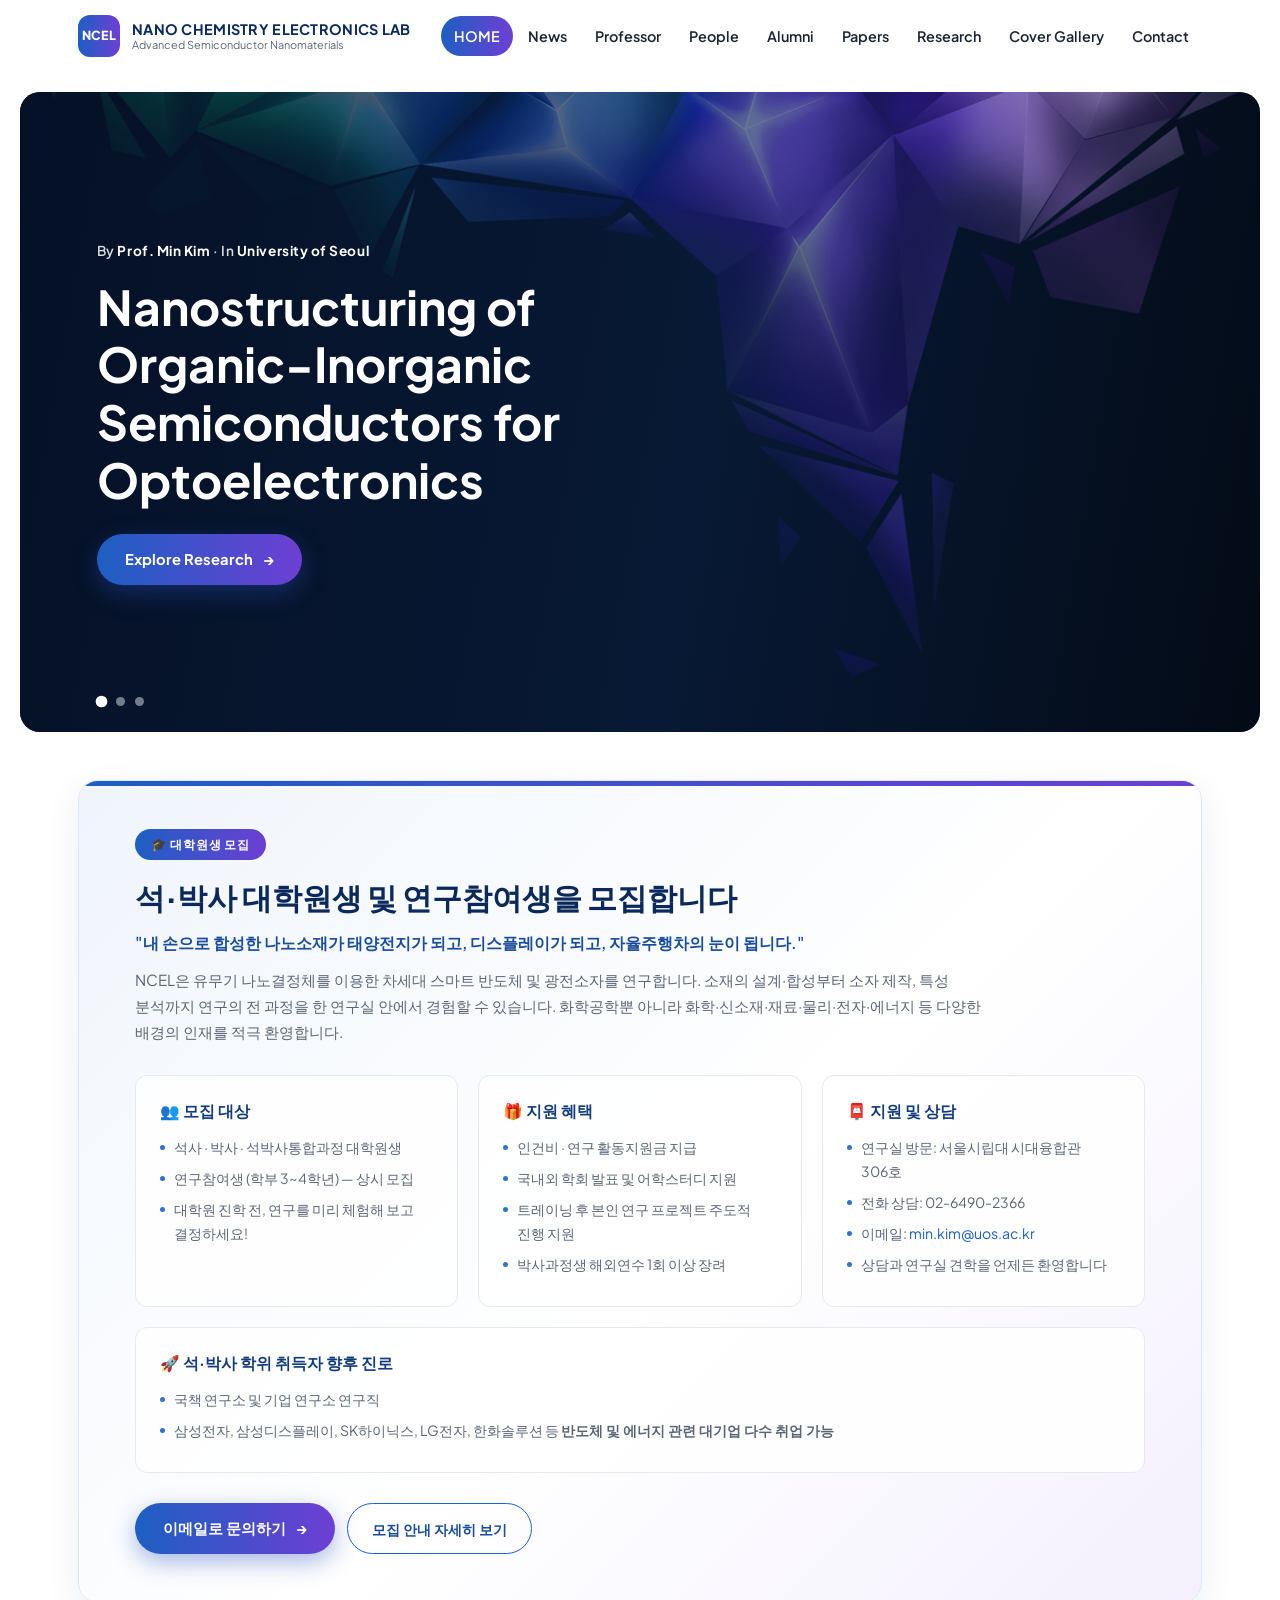
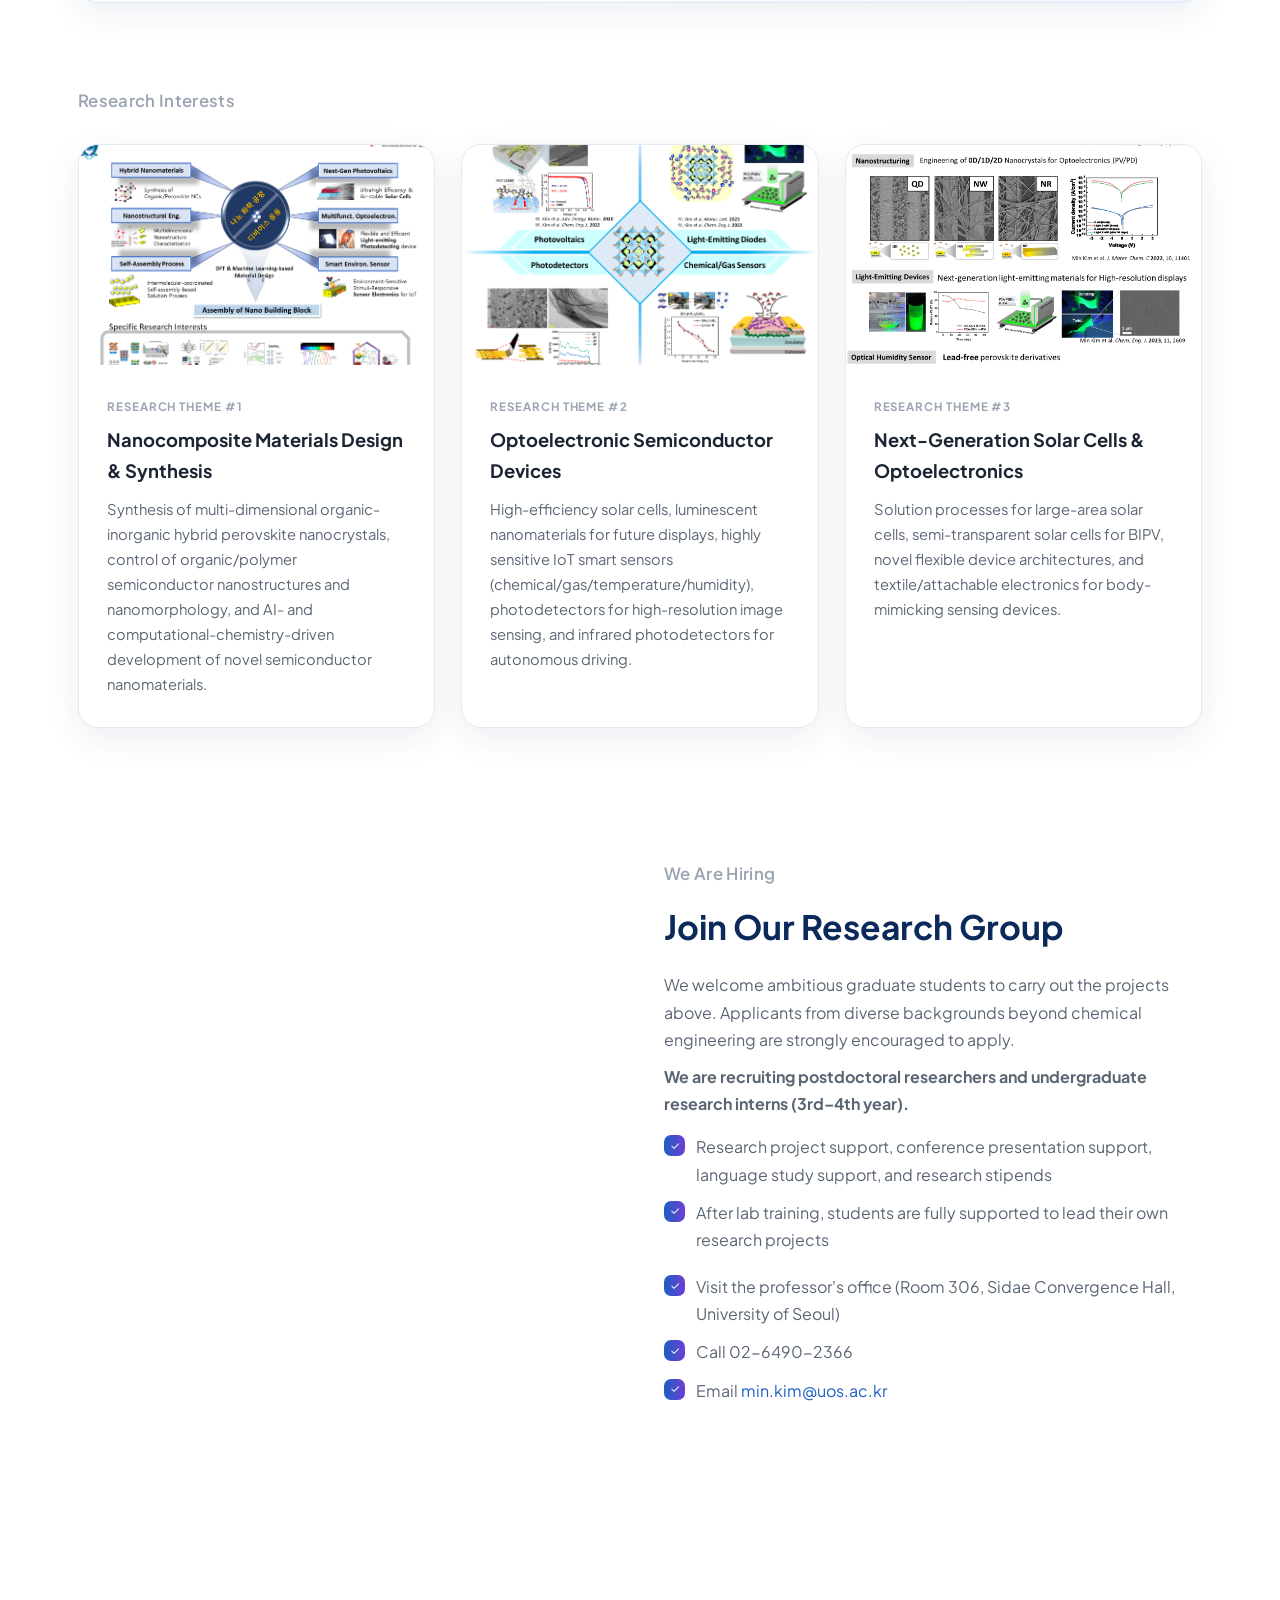
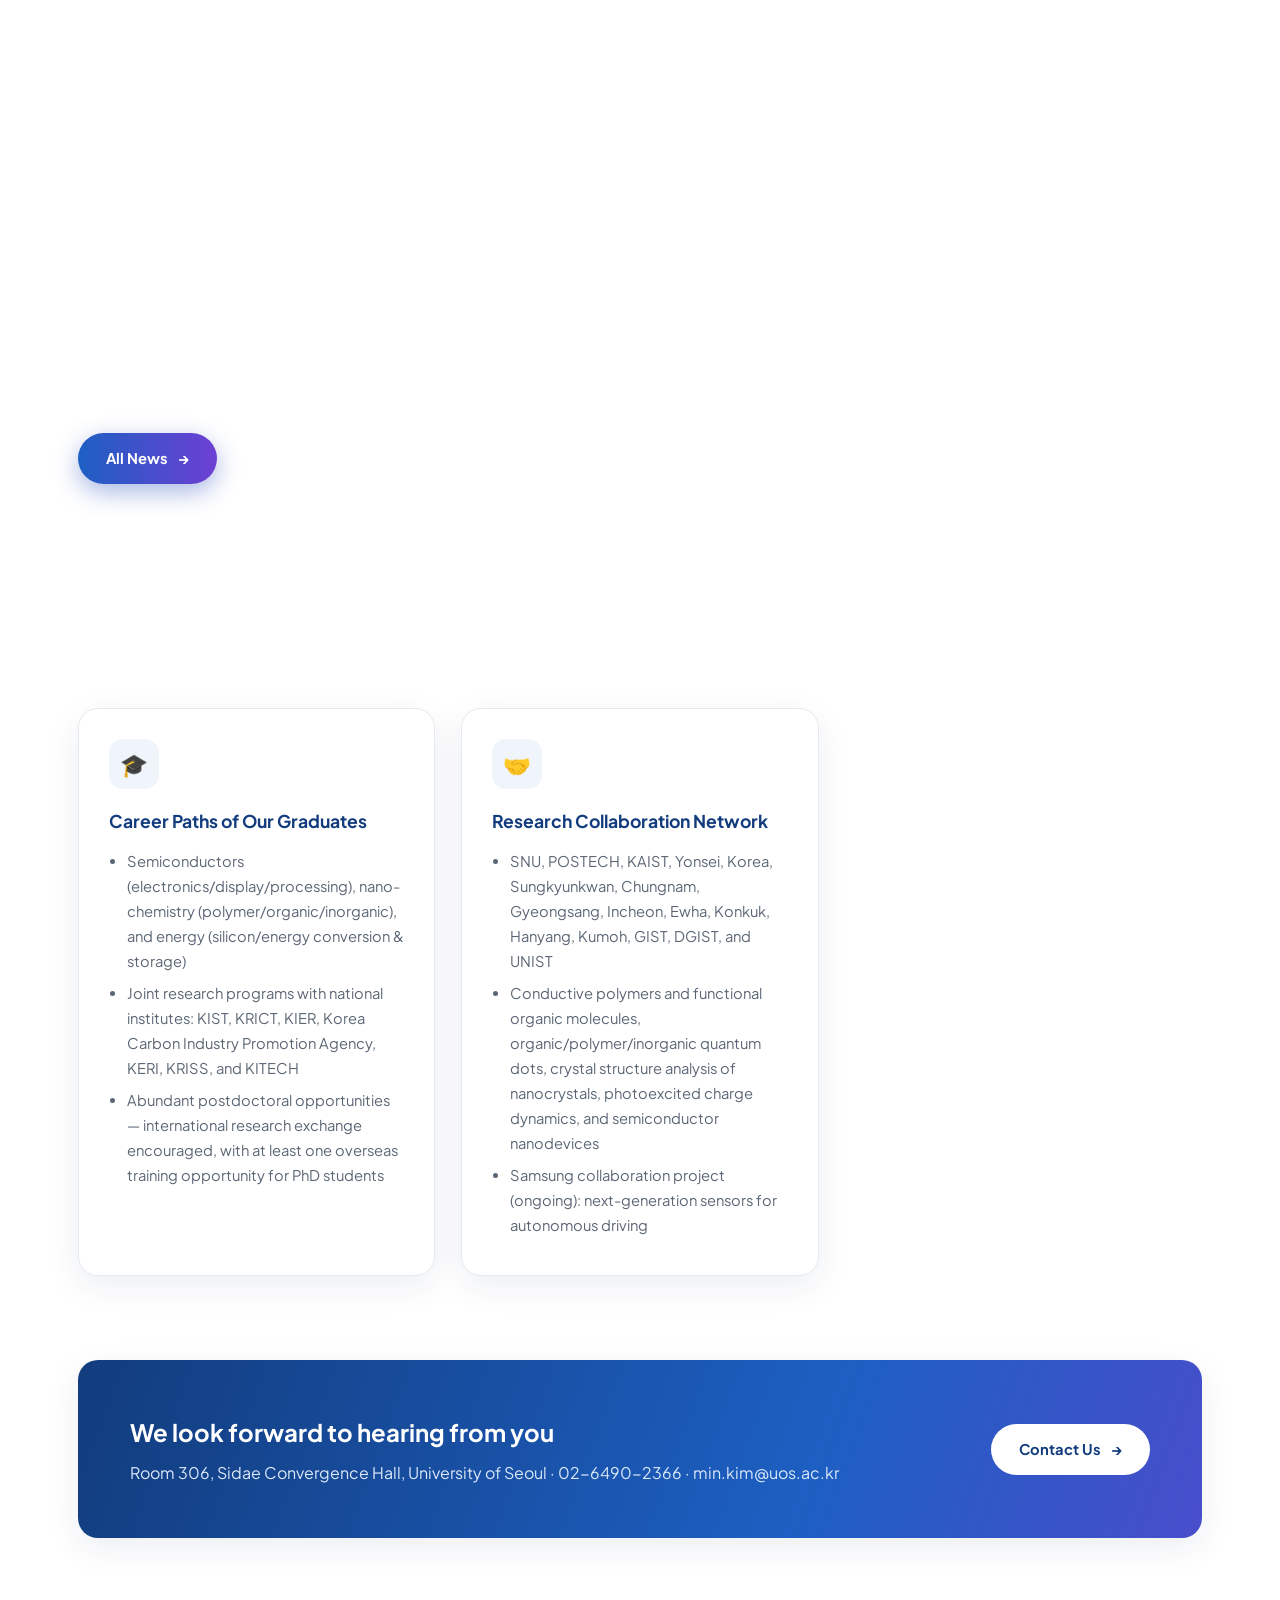
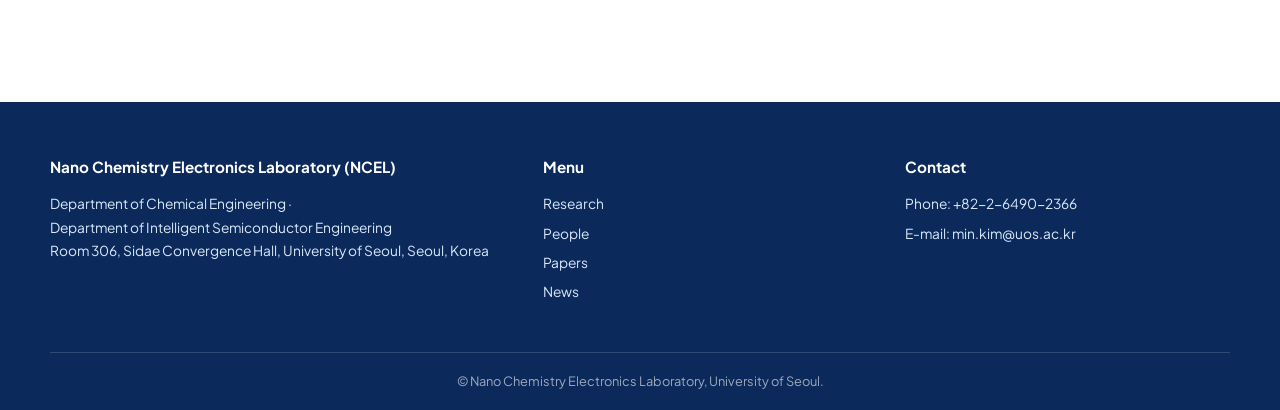
<file: index.html>
<!DOCTYPE html>
<html lang="en">
<head>
<meta charset="UTF-8">
<meta name="viewport" content="width=device-width, initial-scale=1.0">
<title>HOME | Nano Chemistry Electronics Laboratory (NCEL)</title>
<meta name="description" content="Nano Chemistry Electronics Laboratory — Nanostructuring of organic-inorganic semiconductors for next-generation smart semiconductors and optoelectronics, Department of Chemical Engineering, University of Seoul">
<link rel="stylesheet" href="css/style.css">
</head>
<body>

<header class="site-header">
  <div class="container header-inner">
    <a class="brand" href="index.html">
      <span class="brand-mark">NCEL</span>
      <span class="brand-text">
        <strong>NANO CHEMISTRY ELECTRONICS LAB</strong>
        <span>Advanced Semiconductor Nanomaterials</span>
      </span>
    </a>
    <button class="nav-toggle" aria-label="Open menu"><span></span><span></span><span></span></button>
    <nav class="main-nav">
      <ul>
        <li><a href="index.html" class="active">HOME</a></li>
        <li><a href="news.html">News</a></li>
        <li><a href="professor.html">Professor</a></li>
        <li><a href="people.html">People</a></li>
        <li><a href="alumni.html">Alumni</a></li>
        <li><a href="papers.html">Papers</a></li>
        <li><a href="research.html">Research</a></li>
        <li><a href="gallery.html">Cover Gallery</a></li>
        <li><a href="contact.html">Contact</a></li>
      </ul>
    </nav>
  </div>
</header>

<section class="hero-slider">
  <div class="slide" style="background-image:url('images/hero.jpg');">
    <div class="slide-content">
      <p class="slide-meta">By <strong>Prof. Min Kim</strong> · In <strong>University of Seoul</strong></p>
      <h1>Nanostructuring of Organic-Inorganic Semiconductors for Optoelectronics</h1>
      <a class="btn btn-grad" href="research.html">Explore Research <span class="arrow">&rarr;</span></a>
    </div>
  </div>
  <div class="slide" style="background-image:url('images/highlight.jpg');">
    <div class="slide-content">
      <p class="slide-meta">In <strong>Journal Covers</strong></p>
      <h2>Our Work Featured on Covers of Leading Journals — Small, ACS Energy Letters, Advanced Materials &amp; More</h2>
      <a class="btn btn-grad" href="gallery.html">View Cover Gallery <span class="arrow">&rarr;</span></a>
    </div>
  </div>
  <div class="slide" style="background-image:url('images/research/nanowire-sem.jpg');">
    <div class="slide-content">
      <p class="slide-meta">In <strong>Open Positions</strong></p>
      <h2>Join NCEL! We Are Recruiting Graduate Students &amp; Postdoctoral Researchers</h2>
      <a class="btn btn-grad" href="contact.html">Read More <span class="arrow">&rarr;</span></a>
    </div>
  </div>
  <div class="slider-dots"></div>
</section>

<section class="section tight" style="padding-bottom:0;">
  <div class="container">
    <div class="recruit-panel">
      <span class="recruit-badge">🎓 대학원생 모집</span>
      <h2>석·박사 대학원생 및 연구참여생을 모집합니다</h2>
      <p class="quote">"내 손으로 합성한 나노소재가 태양전지가 되고, 디스플레이가 되고, 자율주행차의 눈이 됩니다."</p>
      <p class="lede">NCEL은 유무기 나노결정체를 이용한 차세대 스마트 반도체 및 광전소자를 연구합니다. 소재의 설계·합성부터 소자 제작, 특성 분석까지 연구의 전 과정을 한 연구실 안에서 경험할 수 있습니다. 화학공학뿐 아니라 화학·신소재·재료·물리·전자·에너지 등 다양한 배경의 인재를 적극 환영합니다.</p>
      <div class="recruit-cols">
        <div class="recruit-col">
          <h3>👥 모집 대상</h3>
          <ul>
            <li>석사 · 박사 · 석박사통합과정 대학원생</li>
            <li>연구참여생 (학부 3~4학년) — 상시 모집</li>
            <li>대학원 진학 전, 연구를 미리 체험해 보고 결정하세요!</li>
          </ul>
        </div>
        <div class="recruit-col">
          <h3>🎁 지원 혜택</h3>
          <ul>
            <li>인건비 · 연구 활동지원금 지급</li>
            <li>국내외 학회 발표 및 어학스터디 지원</li>
            <li>트레이닝 후 본인 연구 프로젝트 주도적 진행 지원</li>
            <li>박사과정생 해외연수 1회 이상 장려</li>
          </ul>
        </div>
        <div class="recruit-col">
          <h3>📮 지원 및 상담</h3>
          <ul>
            <li>연구실 방문: 서울시립대 시대융합관 306호</li>
            <li>전화 상담: 02-6490-2366</li>
            <li>이메일: <a href="mailto:min.kim@uos.ac.kr">min.kim@uos.ac.kr</a></li>
            <li>상담과 연구실 견학을 언제든 환영합니다</li>
          </ul>
        </div>
        <div class="recruit-col" style="grid-column: 1 / -1;">
          <h3>🚀 석·박사 학위 취득자 향후 진로</h3>
          <ul>
            <li>국책 연구소 및 기업 연구소 연구직</li>
            <li>삼성전자, 삼성디스플레이, SK하이닉스, LG전자, 한화솔루션 등 <strong>반도체 및 에너지 관련 대기업 다수 취업 가능</strong></li>
          </ul>
        </div>
      </div>
      <div class="recruit-actions">
        <a class="btn btn-grad" href="mailto:min.kim@uos.ac.kr">이메일로 문의하기 <span class="arrow">&rarr;</span></a>
        <a class="btn-outline" href="contact.html">모집 안내 자세히 보기</a>
      </div>
    </div>
  </div>
</section>

<section class="section">
  <div class="container">
    <p class="section-label">Research Interests</p>
    <div class="card-grid">
      <div class="img-card">
        <div class="thumb"><img src="images/research/research-1.png" alt="Nanocomposite materials design and synthesis"></div>
        <div class="body">
          <span class="tag">Research Theme #1</span>
          <h3>Nanocomposite Materials Design &amp; Synthesis</h3>
          <p>Synthesis of multi-dimensional organic-inorganic hybrid perovskite nanocrystals, control of organic/polymer semiconductor nanostructures and nanomorphology, and AI- and computational-chemistry-driven development of novel semiconductor nanomaterials.</p>
        </div>
      </div>
      <div class="img-card">
        <div class="thumb"><img src="images/research/research-2.png" alt="Optoelectronic semiconductor device characterization"></div>
        <div class="body">
          <span class="tag">Research Theme #2</span>
          <h3>Optoelectronic Semiconductor Devices</h3>
          <p>High-efficiency solar cells, luminescent nanomaterials for future displays, highly sensitive IoT smart sensors (chemical/gas/temperature/humidity), photodetectors for high-resolution image sensing, and infrared photodetectors for autonomous driving.</p>
        </div>
      </div>
      <div class="img-card">
        <div class="thumb"><img src="images/research/research-3.png" alt="Next-generation solar cells and optoelectronics"></div>
        <div class="body">
          <span class="tag">Research Theme #3</span>
          <h3>Next-Generation Solar Cells &amp; Optoelectronics</h3>
          <p>Solution processes for large-area solar cells, semi-transparent solar cells for BIPV, novel flexible device architectures, and textile/attachable electronics for body-mimicking sensing devices.</p>
        </div>
      </div>
    </div>
  </div>
</section>

<section class="section tight">
  <div class="container">
    <div class="highlight-band">
      <img src="images/highlight.jpg" alt="NCEL research highlights on journal covers">
      <div>
        <p class="section-label" style="margin-bottom:10px;">We Are Hiring</p>
        <div class="section-head" style="margin-bottom:16px;">
          <h2>Join Our Research Group</h2>
        </div>
        <p style="color:var(--ink-soft);">We welcome ambitious graduate students to carry out the projects above. Applicants from diverse backgrounds beyond chemical engineering are strongly encouraged to apply.</p>
        <p style="color:var(--ink-soft); margin-top:10px;"><strong>We are recruiting postdoctoral researchers and undergraduate research interns (3rd–4th year).</strong></p>
        <ul class="check-list">
          <li>Research project support, conference presentation support, language study support, and research stipends</li>
          <li>After lab training, students are fully supported to lead their own research projects</li>
        </ul>
        <ul class="check-list" style="margin-top:20px;">
          <li>Visit the professor's office (Room 306, Sidae Convergence Hall, University of Seoul)</li>
          <li>Call 02-6490-2366</li>
          <li>Email <a href="mailto:min.kim@uos.ac.kr">min.kim@uos.ac.kr</a></li>
        </ul>
      </div>
    </div>
  </div>
</section>

<section class="section">
  <div class="container">
    <p class="section-label">New In Our Group</p>
    <ul class="feed-list">
      <li class="feed-item">
        <span class="headline">Seongmin Yoon's team won the Encouragement Award at the KIChE Chem Frontier Competition, mentored by Doyun Kim</span>
        <span class="when">October 21, 2026</span>
      </li>
      <li class="feed-item">
        <span class="headline">Suyeong Jo and Yeongju Chun won the Best Poster Presentation Award at the 2026 Fall KIChE Meeting</span>
        <span class="when">October 21, 2026</span>
      </li>
      <li class="feed-item">
        <span class="headline">Dr. Jeongbeom Cha and Yejin Whang won the Best Poster Presentation Award at IPS-25</span>
        <span class="when">June 29, 2026</span>
      </li>
      <li class="feed-item">
        <span class="headline">Taegeon Lee won the Best Poster Award at the KIChE Materials Symposium and starts his PhD course this fall</span>
        <span class="when">June 29, 2026</span>
      </li>
      <li class="feed-item">
        <span class="headline">Haedam Jin and Jeongbeom Cha successfully passed their PhD defenses — congratulations, Doctors!</span>
        <span class="when">June 16, 2026</span>
      </li>
    </ul>
    <p style="margin-top:22px;"><a class="btn btn-grad" href="news.html">All News <span class="arrow">&rarr;</span></a></p>
  </div>
</section>

<section class="section">
  <div class="container">
    <p class="section-label">Career &amp; Network</p>
    <div class="card-grid">
      <div class="card">
        <div class="icon">🎓</div>
        <h3>Career Paths of Our Graduates</h3>
        <ul>
          <li>Semiconductors (electronics/display/processing), nano-chemistry (polymer/organic/inorganic), and energy (silicon/energy conversion &amp; storage)</li>
          <li>Joint research programs with national institutes: KIST, KRICT, KIER, Korea Carbon Industry Promotion Agency, KERI, KRISS, and KITECH</li>
          <li>Abundant postdoctoral opportunities — international research exchange encouraged, with at least one overseas training opportunity for PhD students</li>
        </ul>
      </div>
      <div class="card">
        <div class="icon">🤝</div>
        <h3>Research Collaboration Network</h3>
        <ul>
          <li>SNU, POSTECH, KAIST, Yonsei, Korea, Sungkyunkwan, Chungnam, Gyeongsang, Incheon, Ewha, Konkuk, Hanyang, Kumoh, GIST, DGIST, and UNIST</li>
          <li>Conductive polymers and functional organic molecules, organic/polymer/inorganic quantum dots, crystal structure analysis of nanocrystals, photoexcited charge dynamics, and semiconductor nanodevices</li>
          <li>Samsung collaboration project (ongoing): next-generation sensors for autonomous driving</li>
        </ul>
      </div>
    </div>
  </div>
</section>

<section class="section" style="padding-top:0;">
  <div class="container">
    <div class="cta-band">
      <div>
        <h2>We look forward to hearing from you</h2>
        <p>Room 306, Sidae Convergence Hall, University of Seoul · 02-6490-2366 · min.kim@uos.ac.kr</p>
      </div>
      <a class="btn" href="contact.html">Contact Us <span class="arrow">&rarr;</span></a>
    </div>
  </div>
</section>

<footer class="site-footer">
  <div class="container footer-inner">
    <div>
      <h4>Nano Chemistry Electronics Laboratory (NCEL)</h4>
      <p>Department of Chemical Engineering ·<br>Department of Intelligent Semiconductor Engineering<br>Room 306, Sidae Convergence Hall, University of Seoul, Seoul, Korea</p>
    </div>
    <div>
      <h4>Menu</h4>
      <ul>
        <li><a href="research.html">Research</a></li>
        <li><a href="people.html">People</a></li>
        <li><a href="papers.html">Papers</a></li>
        <li><a href="news.html">News</a></li>
      </ul>
    </div>
    <div>
      <h4>Contact</h4>
      <ul>
        <li>Phone: +82-2-6490-2366</li>
        <li>E-mail: <a href="mailto:min.kim@uos.ac.kr">min.kim@uos.ac.kr</a></li>
      </ul>
    </div>
  </div>
  <div class="footer-bottom container">© Nano Chemistry Electronics Laboratory, University of Seoul.</div>
</footer>

<script src="js/main.js"></script>
</body>
</html>
</file>
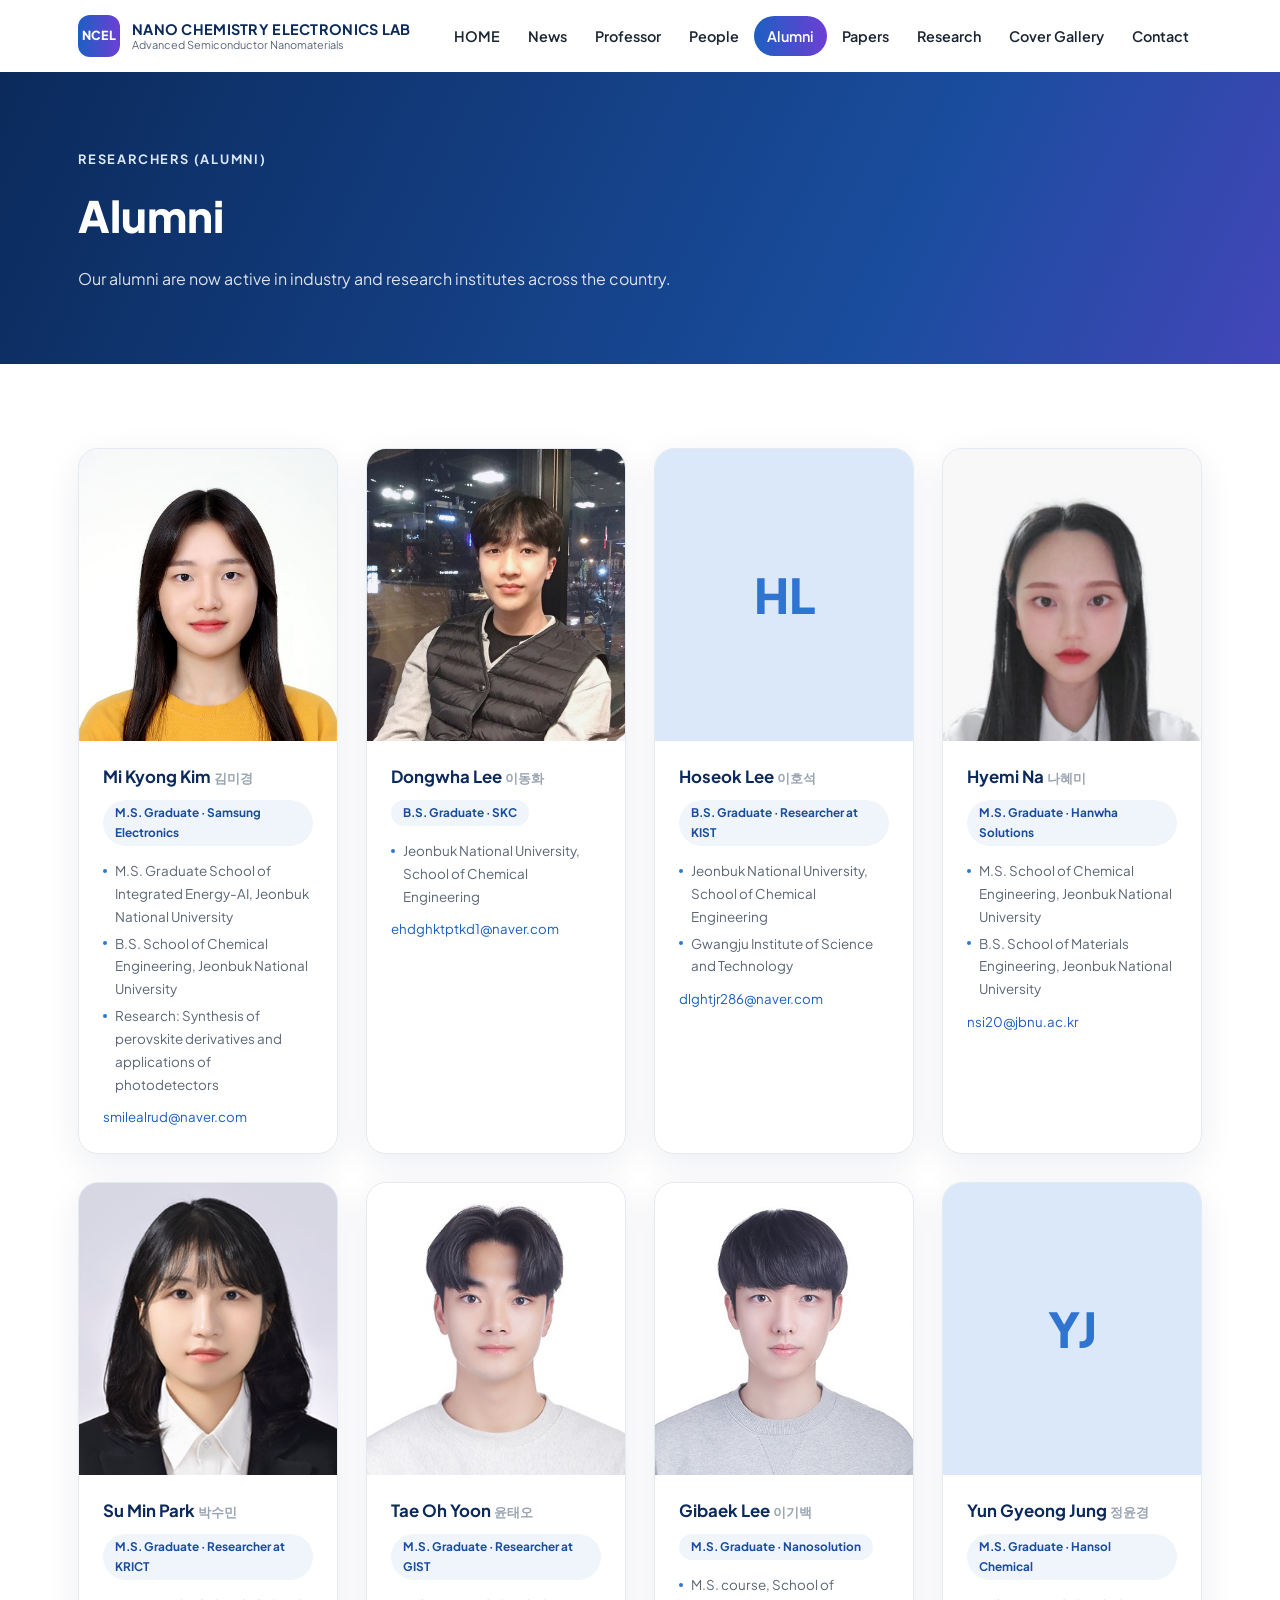
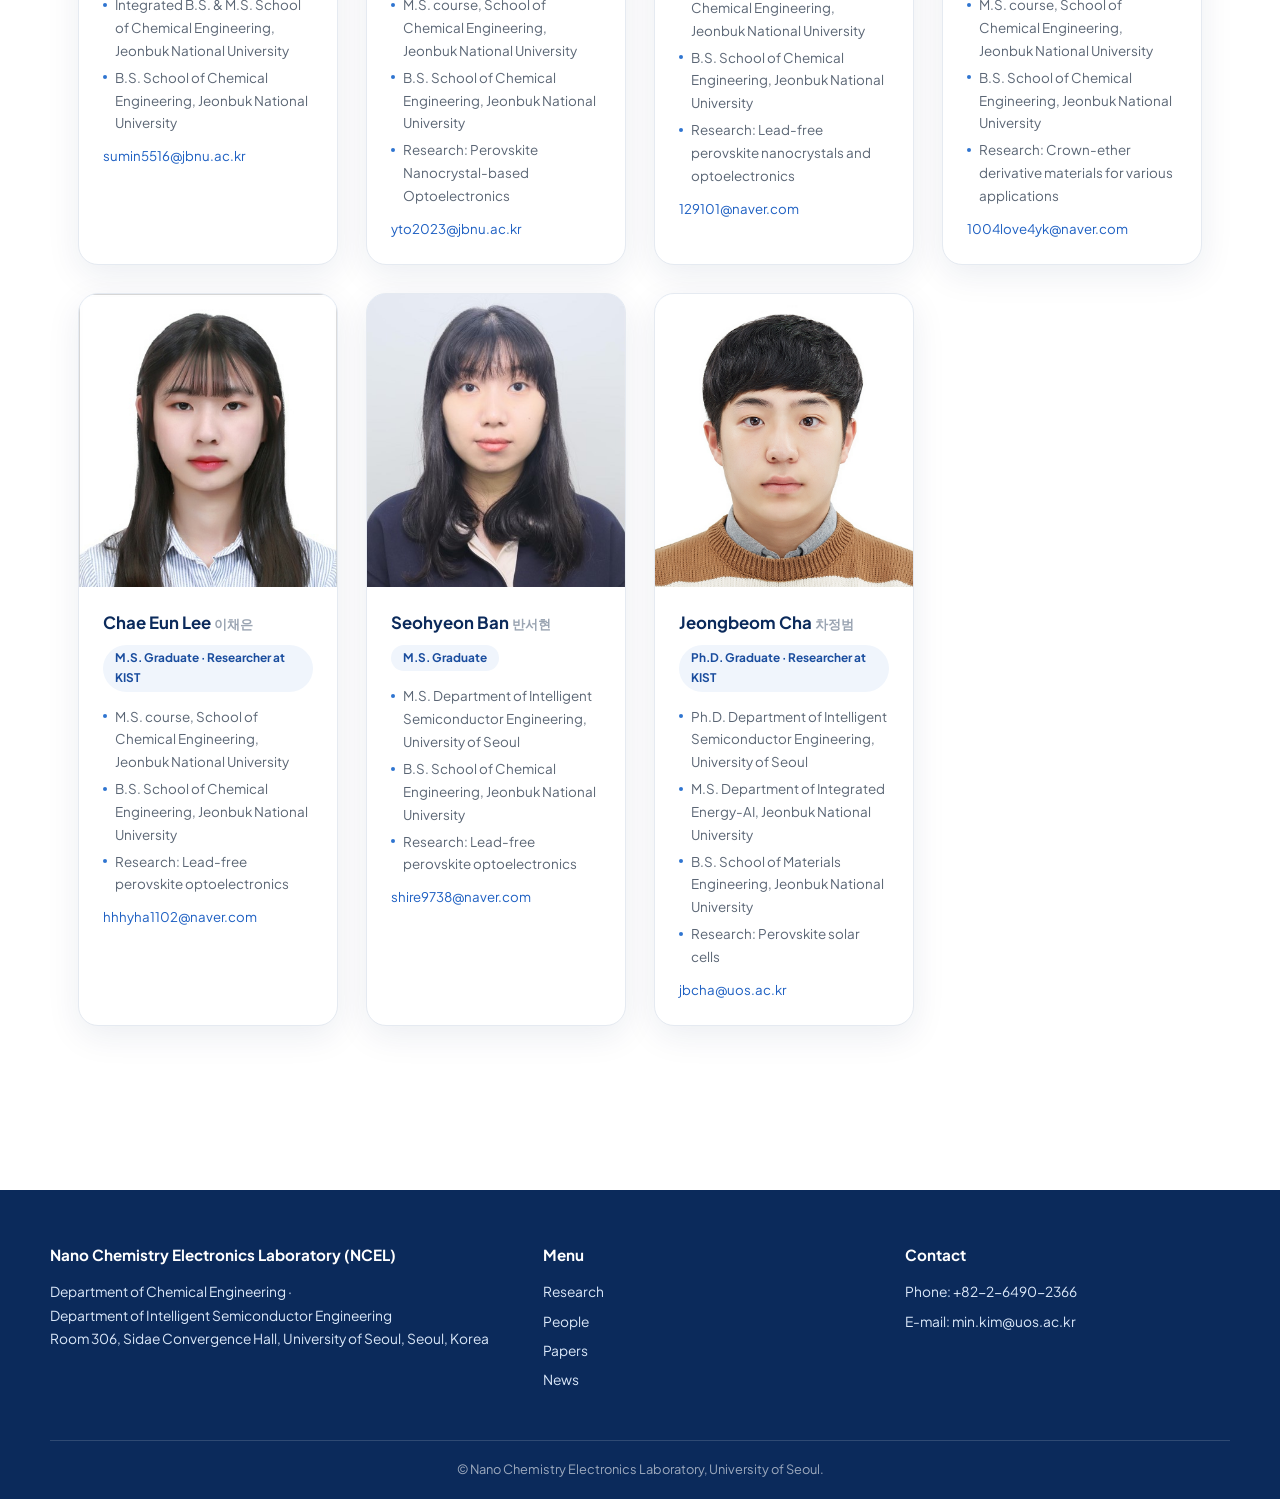
<file: alumni.html>
<!DOCTYPE html>
<html lang="en">
<head>
<meta charset="UTF-8">
<meta name="viewport" content="width=device-width, initial-scale=1.0">
<title>Alumni | NCEL</title>
<link rel="stylesheet" href="css/style.css">
</head>
<body>

<header class="site-header">
  <div class="container header-inner">
    <a class="brand" href="index.html">
      <span class="brand-mark">NCEL</span>
      <span class="brand-text">
        <strong>NANO CHEMISTRY ELECTRONICS LAB</strong>
        <span>Advanced Semiconductor Nanomaterials</span>
      </span>
    </a>
    <button class="nav-toggle" aria-label="Open menu"><span></span><span></span><span></span></button>
    <nav class="main-nav">
      <ul>
        <li><a href="index.html">HOME</a></li>
        <li><a href="news.html">News</a></li>
        <li><a href="professor.html">Professor</a></li>
        <li><a href="people.html">People</a></li>
        <li><a href="alumni.html" class="active">Alumni</a></li>
        <li><a href="papers.html">Papers</a></li>
        <li><a href="research.html">Research</a></li>
        <li><a href="gallery.html">Cover Gallery</a></li>
        <li><a href="contact.html">Contact</a></li>
      </ul>
    </nav>
  </div>
</header>

<section class="page-hero">
  <div class="container">
    <span class="kicker">Researchers (Alumni)</span>
    <h1>Alumni</h1>
    <p>Our alumni are now active in industry and research institutes across the country.</p>
  </div>
</section>

<section class="section">
  <div class="container">
    <div class="people-grid">
      <div class="person">
        <div class="photo"><img src="images/alumni/kim-mikyong.jpg" alt="Mi Kyong Kim"></div>
        <div class="info">
          <h3>Mi Kyong Kim <small>김미경</small></h3>
          <span class="role">M.S. Graduate · Samsung Electronics</span>
          <ul>
            <li>M.S. Graduate School of Integrated Energy-AI, Jeonbuk National University</li>
            <li>B.S. School of Chemical Engineering, Jeonbuk National University</li>
            <li>Research: Synthesis of perovskite derivatives and applications of photodetectors</li>
          </ul>
          <p class="email"><a href="mailto:smilealrud@naver.com">smilealrud@naver.com</a></p>
        </div>
      </div>
      <div class="person">
        <div class="photo"><img src="images/alumni/lee-dongwha.jpg" alt="Dongwha Lee"></div>
        <div class="info">
          <h3>Dongwha Lee <small>이동화</small></h3>
          <span class="role">B.S. Graduate · SKC</span>
          <ul>
            <li>Jeonbuk National University, School of Chemical Engineering</li>
          </ul>
          <p class="email"><a href="mailto:ehdghktptkd1@naver.com">ehdghktptkd1@naver.com</a></p>
        </div>
      </div>
      <div class="person">
        <div class="photo placeholder">HL</div>
        <div class="info">
          <h3>Hoseok Lee <small>이호석</small></h3>
          <span class="role">B.S. Graduate · Researcher at KIST</span>
          <ul>
            <li>Jeonbuk National University, School of Chemical Engineering</li>
            <li>Gwangju Institute of Science and Technology</li>
          </ul>
          <p class="email"><a href="mailto:dlghtjr286@naver.com">dlghtjr286@naver.com</a></p>
        </div>
      </div>
      <div class="person">
        <div class="photo"><img src="images/alumni/na-hyemi.jpg" alt="Hyemi Na"></div>
        <div class="info">
          <h3>Hyemi Na <small>나혜미</small></h3>
          <span class="role">M.S. Graduate · Hanwha Solutions</span>
          <ul>
            <li>M.S. School of Chemical Engineering, Jeonbuk National University</li>
            <li>B.S. School of Materials Engineering, Jeonbuk National University</li>
          </ul>
          <p class="email"><a href="mailto:nsi20@jbnu.ac.kr">nsi20@jbnu.ac.kr</a></p>
        </div>
      </div>
      <div class="person">
        <div class="photo"><img src="images/alumni/park-sumin.jpg" alt="Su Min Park"></div>
        <div class="info">
          <h3>Su Min Park <small>박수민</small></h3>
          <span class="role">M.S. Graduate · Researcher at KRICT</span>
          <ul>
            <li>Integrated B.S. &amp; M.S. School of Chemical Engineering, Jeonbuk National University</li>
            <li>B.S. School of Chemical Engineering, Jeonbuk National University</li>
          </ul>
          <p class="email"><a href="mailto:sumin5516@jbnu.ac.kr">sumin5516@jbnu.ac.kr</a></p>
        </div>
      </div>
      <div class="person">
        <div class="photo"><img src="images/alumni/yoon-taeoh.jpg" alt="Tae Oh Yoon"></div>
        <div class="info">
          <h3>Tae Oh Yoon <small>윤태오</small></h3>
          <span class="role">M.S. Graduate · Researcher at GIST</span>
          <ul>
            <li>M.S. course, School of Chemical Engineering, Jeonbuk National University</li>
            <li>B.S. School of Chemical Engineering, Jeonbuk National University</li>
            <li>Research: Perovskite Nanocrystal-based Optoelectronics</li>
          </ul>
          <p class="email"><a href="mailto:yto2023@jbnu.ac.kr">yto2023@jbnu.ac.kr</a></p>
        </div>
      </div>
      <div class="person">
        <div class="photo"><img src="images/alumni/lee-gibaek.jpg" alt="Gibaek Lee"></div>
        <div class="info">
          <h3>Gibaek Lee <small>이기백</small></h3>
          <span class="role">M.S. Graduate · Nanosolution</span>
          <ul>
            <li>M.S. course, School of Chemical Engineering, Jeonbuk National University</li>
            <li>B.S. School of Chemical Engineering, Jeonbuk National University</li>
            <li>Research: Lead-free perovskite nanocrystals and optoelectronics</li>
          </ul>
          <p class="email"><a href="mailto:129101@naver.com">129101@naver.com</a></p>
        </div>
      </div>
      <div class="person">
        <div class="photo placeholder">YJ</div>
        <div class="info">
          <h3>Yun Gyeong Jung <small>정윤경</small></h3>
          <span class="role">M.S. Graduate · Hansol Chemical</span>
          <ul>
            <li>M.S. course, School of Chemical Engineering, Jeonbuk National University</li>
            <li>B.S. School of Chemical Engineering, Jeonbuk National University</li>
            <li>Research: Crown-ether derivative materials for various applications</li>
          </ul>
          <p class="email"><a href="mailto:1004love4yk@naver.com">1004love4yk@naver.com</a></p>
        </div>
      </div>
      <div class="person">
        <div class="photo"><img src="images/alumni/lee-chaeeun.jpg" alt="Chae Eun Lee"></div>
        <div class="info">
          <h3>Chae Eun Lee <small>이채은</small></h3>
          <span class="role">M.S. Graduate · Researcher at KIST</span>
          <ul>
            <li>M.S. course, School of Chemical Engineering, Jeonbuk National University</li>
            <li>B.S. School of Chemical Engineering, Jeonbuk National University</li>
            <li>Research: Lead-free perovskite optoelectronics</li>
          </ul>
          <p class="email"><a href="mailto:hhhyha1102@naver.com">hhhyha1102@naver.com</a></p>
        </div>
      </div>
      <div class="person">
        <div class="photo"><img src="images/alumni/ban-seohyeon.jpg" alt="Seohyeon Ban"></div>
        <div class="info">
          <h3>Seohyeon Ban <small>반서현</small></h3>
          <span class="role">M.S. Graduate</span>
          <ul>
            <li>M.S. Department of Intelligent Semiconductor Engineering, University of Seoul</li>
            <li>B.S. School of Chemical Engineering, Jeonbuk National University</li>
            <li>Research: Lead-free perovskite optoelectronics</li>
          </ul>
          <p class="email"><a href="mailto:shire9738@naver.com">shire9738@naver.com</a></p>
        </div>
      </div>
      <div class="person">
        <div class="photo"><img src="images/alumni/cha-jeongbeom.jpg" alt="Jeongbeom Cha"></div>
        <div class="info">
          <h3>Jeongbeom Cha <small>차정범</small></h3>
          <span class="role">Ph.D. Graduate · Researcher at KIST</span>
          <ul>
            <li>Ph.D. Department of Intelligent Semiconductor Engineering, University of Seoul</li>
            <li>M.S. Department of Integrated Energy-AI, Jeonbuk National University</li>
            <li>B.S. School of Materials Engineering, Jeonbuk National University</li>
            <li>Research: Perovskite solar cells</li>
          </ul>
          <p class="email"><a href="mailto:jbcha@uos.ac.kr">jbcha@uos.ac.kr</a></p>
        </div>
      </div>
    </div>
  </div>
</section>

<footer class="site-footer">
  <div class="container footer-inner">
    <div>
      <h4>Nano Chemistry Electronics Laboratory (NCEL)</h4>
      <p>Department of Chemical Engineering ·<br>Department of Intelligent Semiconductor Engineering<br>Room 306, Sidae Convergence Hall, University of Seoul, Seoul, Korea</p>
    </div>
    <div>
      <h4>Menu</h4>
      <ul>
        <li><a href="research.html">Research</a></li>
        <li><a href="people.html">People</a></li>
        <li><a href="papers.html">Papers</a></li>
        <li><a href="news.html">News</a></li>
      </ul>
    </div>
    <div>
      <h4>Contact</h4>
      <ul>
        <li>Phone: +82-2-6490-2366</li>
        <li>E-mail: <a href="mailto:min.kim@uos.ac.kr">min.kim@uos.ac.kr</a></li>
      </ul>
    </div>
  </div>
  <div class="footer-bottom container">© Nano Chemistry Electronics Laboratory, University of Seoul.</div>
</footer>

<script src="js/main.js"></script>
</body>
</html>
</file>
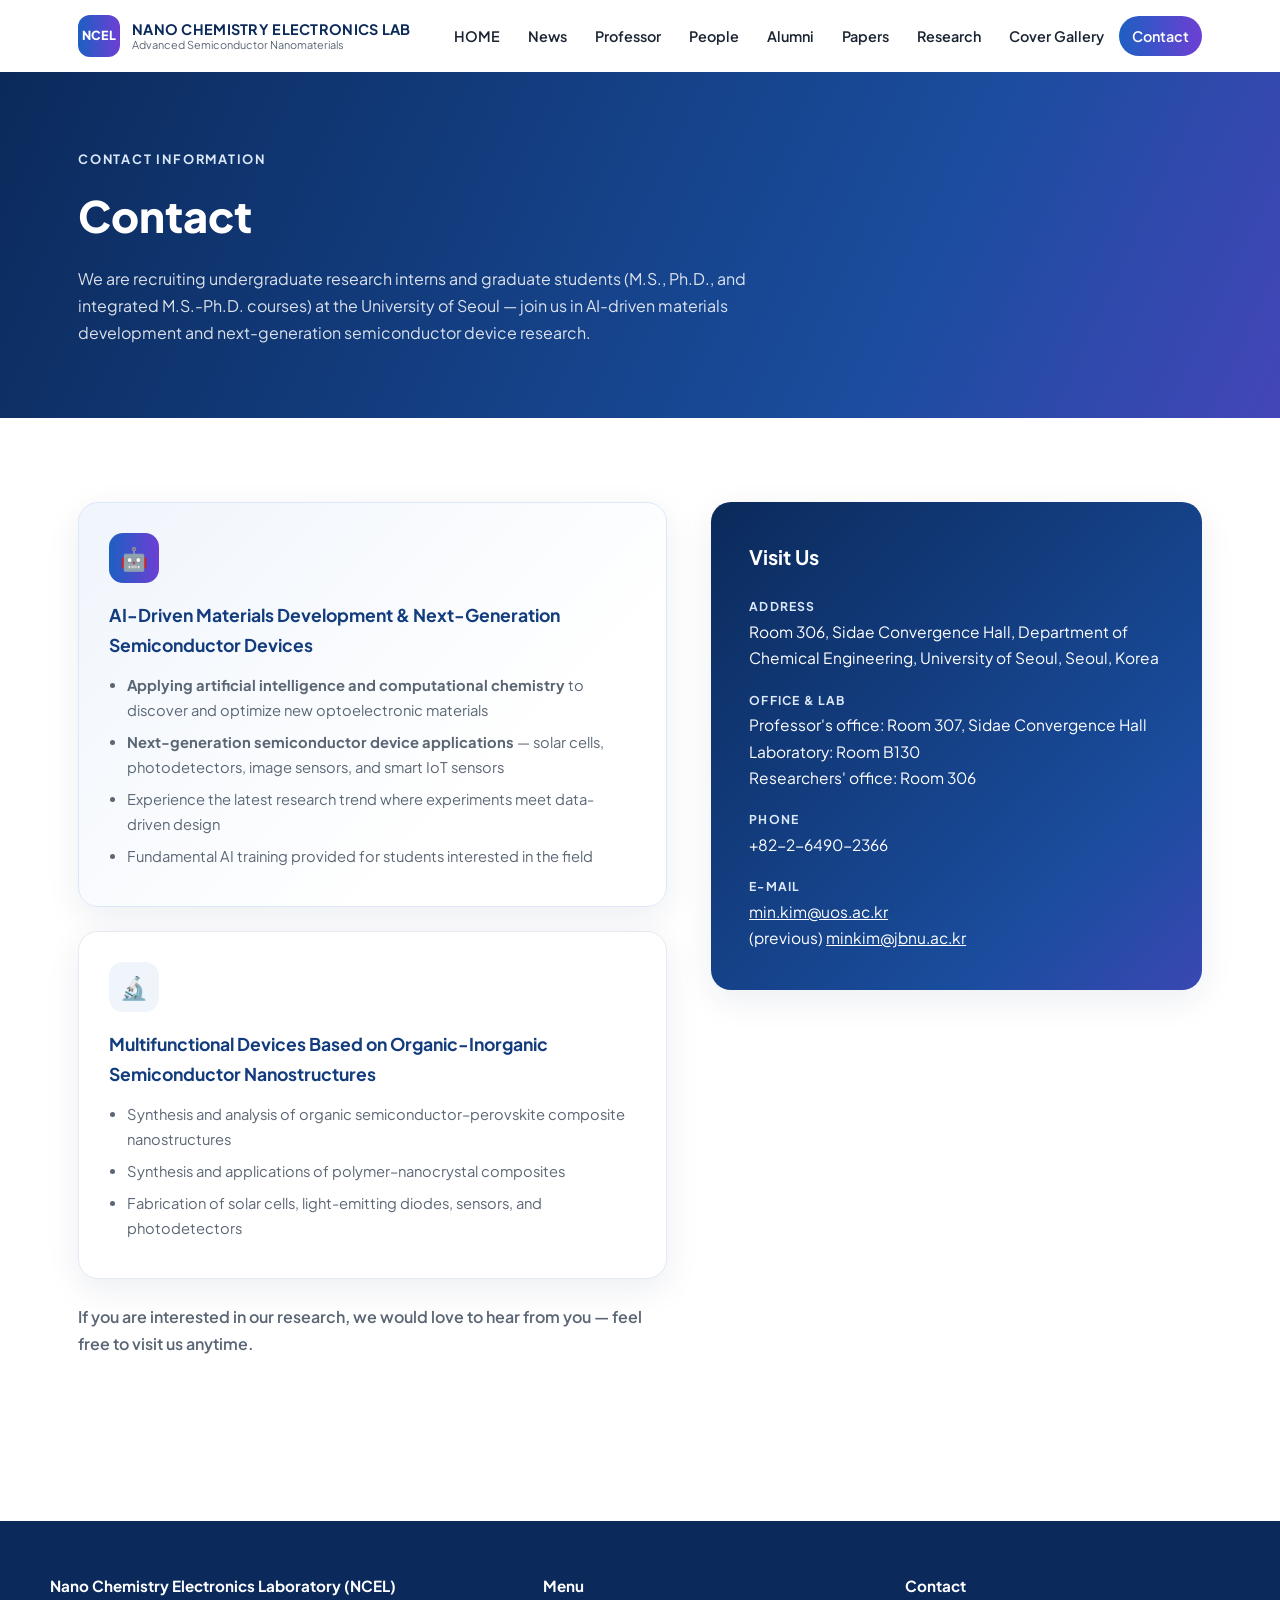
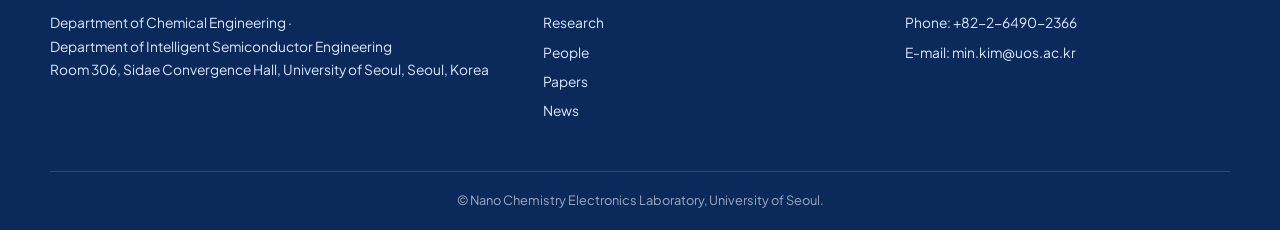
<file: contact.html>
<!DOCTYPE html>
<html lang="en">
<head>
<meta charset="UTF-8">
<meta name="viewport" content="width=device-width, initial-scale=1.0">
<title>Contact | NCEL</title>
<link rel="stylesheet" href="css/style.css">
</head>
<body>

<header class="site-header">
  <div class="container header-inner">
    <a class="brand" href="index.html">
      <span class="brand-mark">NCEL</span>
      <span class="brand-text">
        <strong>NANO CHEMISTRY ELECTRONICS LAB</strong>
        <span>Advanced Semiconductor Nanomaterials</span>
      </span>
    </a>
    <button class="nav-toggle" aria-label="Open menu"><span></span><span></span><span></span></button>
    <nav class="main-nav">
      <ul>
        <li><a href="index.html">HOME</a></li>
        <li><a href="news.html">News</a></li>
        <li><a href="professor.html">Professor</a></li>
        <li><a href="people.html">People</a></li>
        <li><a href="alumni.html">Alumni</a></li>
        <li><a href="papers.html">Papers</a></li>
        <li><a href="research.html">Research</a></li>
        <li><a href="gallery.html">Cover Gallery</a></li>
        <li><a href="contact.html" class="active">Contact</a></li>
      </ul>
    </nav>
  </div>
</header>

<section class="page-hero">
  <div class="container">
    <span class="kicker">Contact Information</span>
    <h1>Contact</h1>
    <p>We are recruiting undergraduate research interns and graduate students (M.S., Ph.D., and integrated M.S.-Ph.D. courses) at the University of Seoul — join us in AI-driven materials development and next-generation semiconductor device research.</p>
  </div>
</section>

<section class="section">
  <div class="container contact-grid">

    <div>
      <div class="card" style="margin-bottom:24px; border:1.5px solid var(--blue-100); background:linear-gradient(135deg, var(--blue-50), #fff 70%);">
        <div class="icon" style="background:var(--grad); color:#fff;">🤖</div>
        <h3>AI-Driven Materials Development &amp; Next-Generation Semiconductor Devices</h3>
        <ul>
          <li><strong>Applying artificial intelligence and computational chemistry</strong> to discover and optimize new optoelectronic materials</li>
          <li><strong>Next-generation semiconductor device applications</strong> — solar cells, photodetectors, image sensors, and smart IoT sensors</li>
          <li>Experience the latest research trend where experiments meet data-driven design</li>
          <li>Fundamental AI training provided for students interested in the field</li>
        </ul>
      </div>
      <div class="card">
        <div class="icon">🔬</div>
        <h3>Multifunctional Devices Based on Organic-Inorganic Semiconductor Nanostructures</h3>
        <ul>
          <li>Synthesis and analysis of organic semiconductor–perovskite composite nanostructures</li>
          <li>Synthesis and applications of polymer–nanocrystal composites</li>
          <li>Fabrication of solar cells, light-emitting diodes, sensors, and photodetectors</li>
        </ul>
      </div>
      <p style="margin-top:24px; color:var(--ink-soft); font-weight:600;">If you are interested in our research, we would love to hear from you — feel free to visit us anytime.</p>
    </div>

    <div class="contact-info-card">
      <h3>Visit Us</h3>
      <dl>
        <div>
          <dt>Address</dt>
          <dd>Room 306, Sidae Convergence Hall, Department of Chemical Engineering, University of Seoul, Seoul, Korea</dd>
        </div>
        <div>
          <dt>Office &amp; Lab</dt>
          <dd>Professor's office: Room 307, Sidae Convergence Hall<br>Laboratory: Room B130<br>Researchers' office: Room 306</dd>
        </div>
        <div>
          <dt>Phone</dt>
          <dd>+82-2-6490-2366</dd>
        </div>
        <div>
          <dt>E-mail</dt>
          <dd><a href="mailto:min.kim@uos.ac.kr">min.kim@uos.ac.kr</a><br>
          (previous) <a href="mailto:minkim@jbnu.ac.kr">minkim@jbnu.ac.kr</a></dd>
        </div>
      </dl>
    </div>

  </div>
</section>

<footer class="site-footer">
  <div class="container footer-inner">
    <div>
      <h4>Nano Chemistry Electronics Laboratory (NCEL)</h4>
      <p>Department of Chemical Engineering ·<br>Department of Intelligent Semiconductor Engineering<br>Room 306, Sidae Convergence Hall, University of Seoul, Seoul, Korea</p>
    </div>
    <div>
      <h4>Menu</h4>
      <ul>
        <li><a href="research.html">Research</a></li>
        <li><a href="people.html">People</a></li>
        <li><a href="papers.html">Papers</a></li>
        <li><a href="news.html">News</a></li>
      </ul>
    </div>
    <div>
      <h4>Contact</h4>
      <ul>
        <li>Phone: +82-2-6490-2366</li>
        <li>E-mail: <a href="mailto:min.kim@uos.ac.kr">min.kim@uos.ac.kr</a></li>
      </ul>
    </div>
  </div>
  <div class="footer-bottom container">© Nano Chemistry Electronics Laboratory, University of Seoul.</div>
</footer>

<script src="js/main.js"></script>
</body>
</html>
</file>
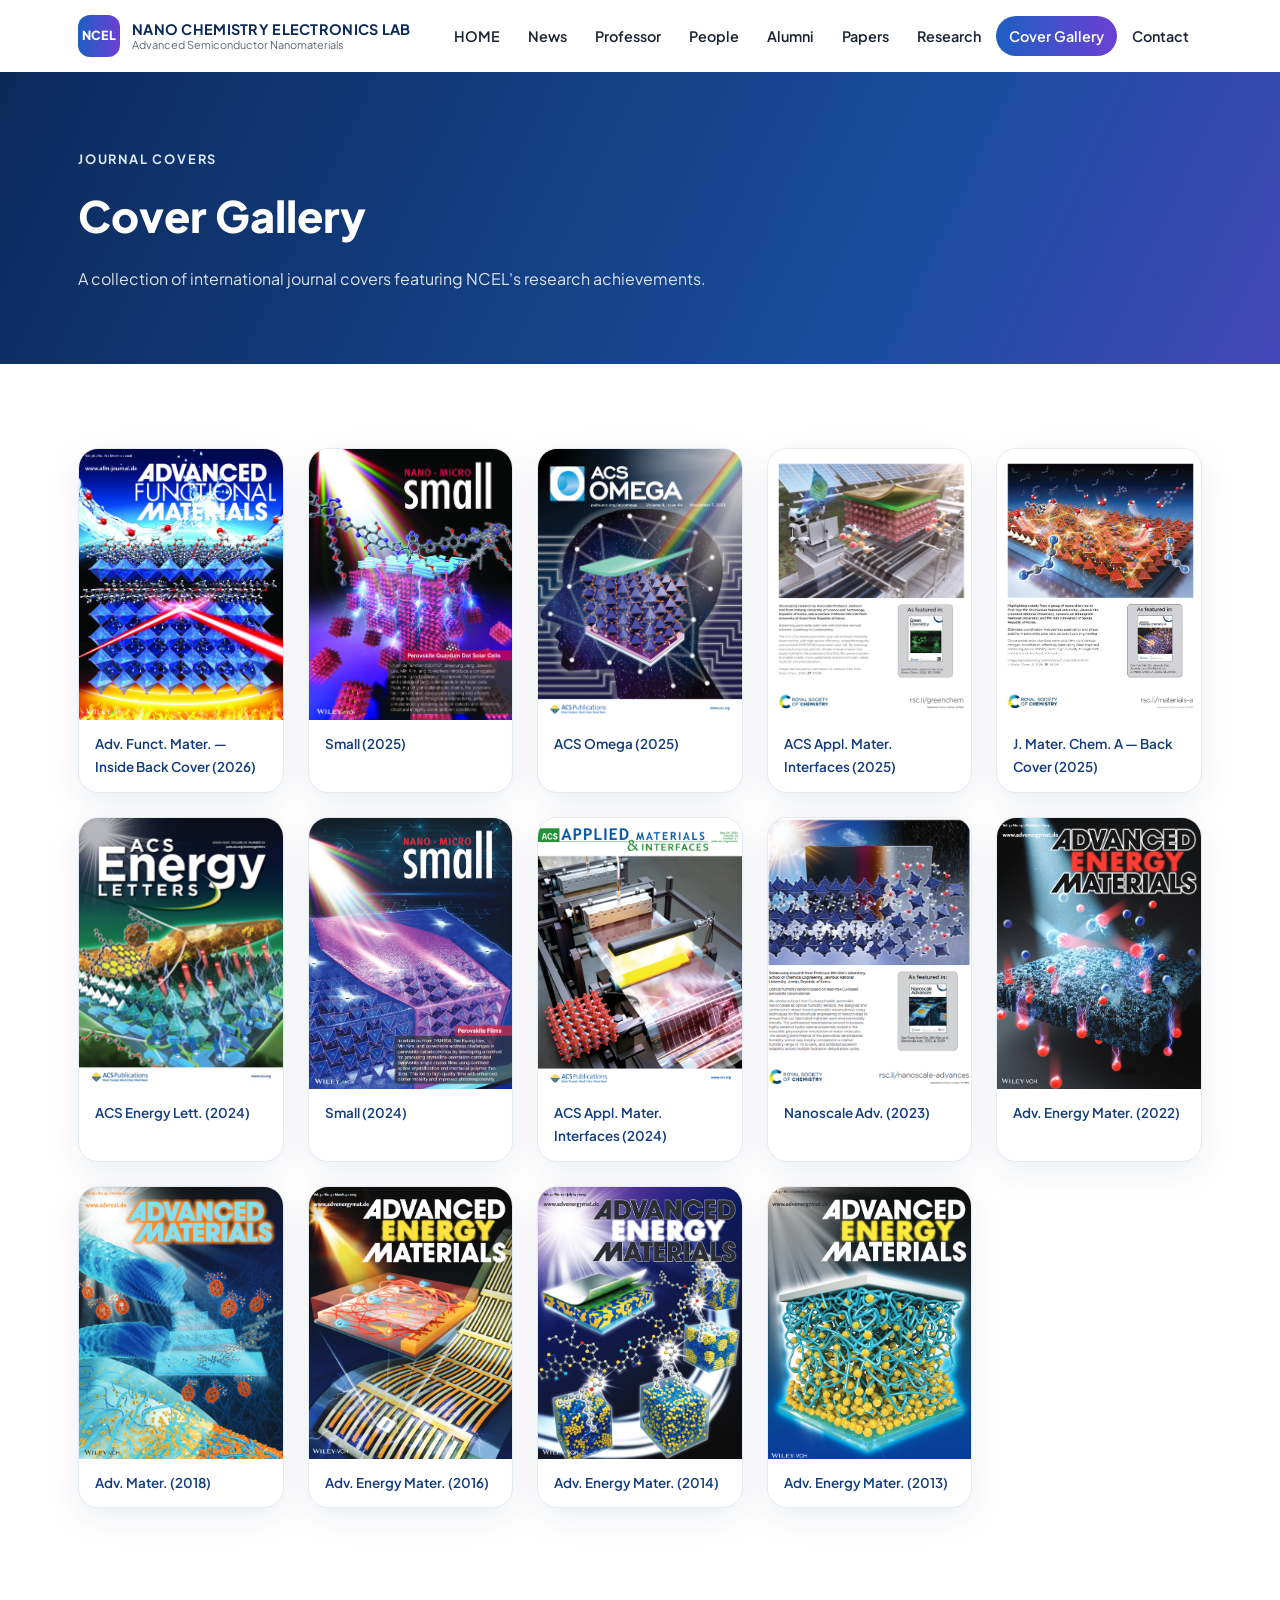
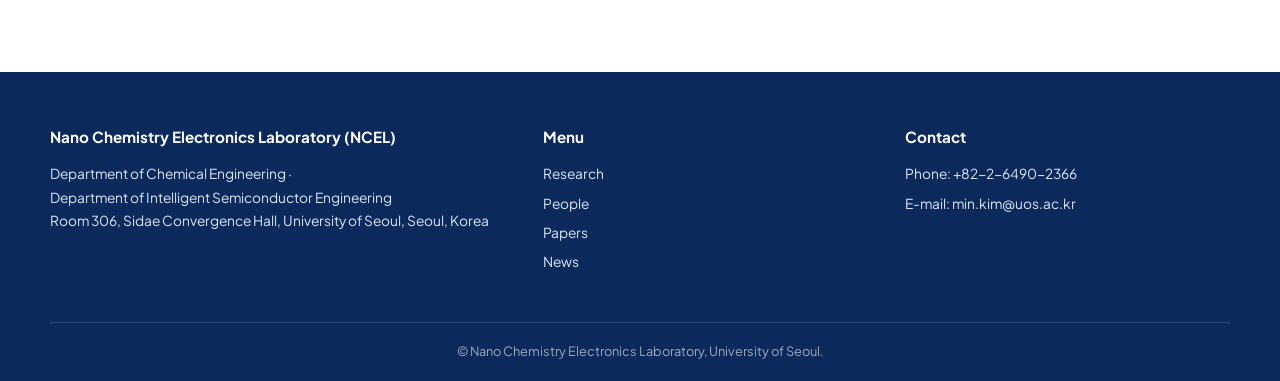
<file: gallery.html>
<!DOCTYPE html>
<html lang="en">
<head>
<meta charset="UTF-8">
<meta name="viewport" content="width=device-width, initial-scale=1.0">
<title>Cover Gallery | NCEL</title>
<link rel="stylesheet" href="css/style.css">
</head>
<body>

<header class="site-header">
  <div class="container header-inner">
    <a class="brand" href="index.html">
      <span class="brand-mark">NCEL</span>
      <span class="brand-text">
        <strong>NANO CHEMISTRY ELECTRONICS LAB</strong>
        <span>Advanced Semiconductor Nanomaterials</span>
      </span>
    </a>
    <button class="nav-toggle" aria-label="Open menu"><span></span><span></span><span></span></button>
    <nav class="main-nav">
      <ul>
        <li><a href="index.html">HOME</a></li>
        <li><a href="news.html">News</a></li>
        <li><a href="professor.html">Professor</a></li>
        <li><a href="people.html">People</a></li>
        <li><a href="alumni.html">Alumni</a></li>
        <li><a href="papers.html">Papers</a></li>
        <li><a href="research.html">Research</a></li>
        <li><a href="gallery.html" class="active">Cover Gallery</a></li>
        <li><a href="contact.html">Contact</a></li>
      </ul>
    </nav>
  </div>
</header>

<section class="page-hero">
  <div class="container">
    <span class="kicker">Journal Covers</span>
    <h1>Cover Gallery</h1>
    <p>A collection of international journal covers featuring NCEL's research achievements.</p>
  </div>
</section>

<section class="section">
  <div class="container">
    <div class="gallery-grid">
      <figure><img src="images/covers/2026-afm.jpg" alt="2026 Advanced Functional Materials"><figcaption>Adv. Funct. Mater. — Inside Back Cover (2026)</figcaption></figure>
      <figure><img src="images/covers/2025-small.jpg" alt="2025 Small"><figcaption>Small (2025)</figcaption></figure>
      <figure><img src="images/covers/2025-acsomega.png" alt="2025 ACS Omega"><figcaption>ACS Omega (2025)</figcaption></figure>
      <figure><img src="images/covers/2025-acsami.png" alt="2025 ACS Applied Materials &amp; Interfaces"><figcaption>ACS Appl. Mater. Interfaces (2025)</figcaption></figure>
      <figure><img src="images/covers/jmca-back.jpg" alt="J. Mater. Chem. A"><figcaption>J. Mater. Chem. A — Back Cover (2025)</figcaption></figure>
      <figure><img src="images/covers/2024-ael.png" alt="2024 ACS Energy Letters"><figcaption>ACS Energy Lett. (2024)</figcaption></figure>
      <figure><img src="images/covers/2024-small.png" alt="2024 Small"><figcaption>Small (2024)</figcaption></figure>
      <figure><img src="images/covers/2024-acsami.png" alt="2024 ACS Applied Materials &amp; Interfaces"><figcaption>ACS Appl. Mater. Interfaces (2024)</figcaption></figure>
      <figure><img src="images/covers/2023-nanoscale.png" alt="2023 Nanoscale Advances"><figcaption>Nanoscale Adv. (2023)</figcaption></figure>
      <figure><img src="images/covers/2022-aem.png" alt="2022 Advanced Energy Materials"><figcaption>Adv. Energy Mater. (2022)</figcaption></figure>
      <figure><img src="images/covers/2018-am.png" alt="2018 Advanced Materials"><figcaption>Adv. Mater. (2018)</figcaption></figure>
      <figure><img src="images/covers/2016-aem.png" alt="2016 Advanced Energy Materials"><figcaption>Adv. Energy Mater. (2016)</figcaption></figure>
      <figure><img src="images/covers/2014-aem.png" alt="2014 Advanced Energy Materials"><figcaption>Adv. Energy Mater. (2014)</figcaption></figure>
      <figure><img src="images/covers/2013-aem.png" alt="2013 Advanced Energy Materials"><figcaption>Adv. Energy Mater. (2013)</figcaption></figure>
    </div>
  </div>
</section>

<footer class="site-footer">
  <div class="container footer-inner">
    <div>
      <h4>Nano Chemistry Electronics Laboratory (NCEL)</h4>
      <p>Department of Chemical Engineering ·<br>Department of Intelligent Semiconductor Engineering<br>Room 306, Sidae Convergence Hall, University of Seoul, Seoul, Korea</p>
    </div>
    <div>
      <h4>Menu</h4>
      <ul>
        <li><a href="research.html">Research</a></li>
        <li><a href="people.html">People</a></li>
        <li><a href="papers.html">Papers</a></li>
        <li><a href="news.html">News</a></li>
      </ul>
    </div>
    <div>
      <h4>Contact</h4>
      <ul>
        <li>Phone: +82-2-6490-2366</li>
        <li>E-mail: <a href="mailto:min.kim@uos.ac.kr">min.kim@uos.ac.kr</a></li>
      </ul>
    </div>
  </div>
  <div class="footer-bottom container">© Nano Chemistry Electronics Laboratory, University of Seoul.</div>
</footer>

<script src="js/main.js"></script>
</body>
</html>
</file>
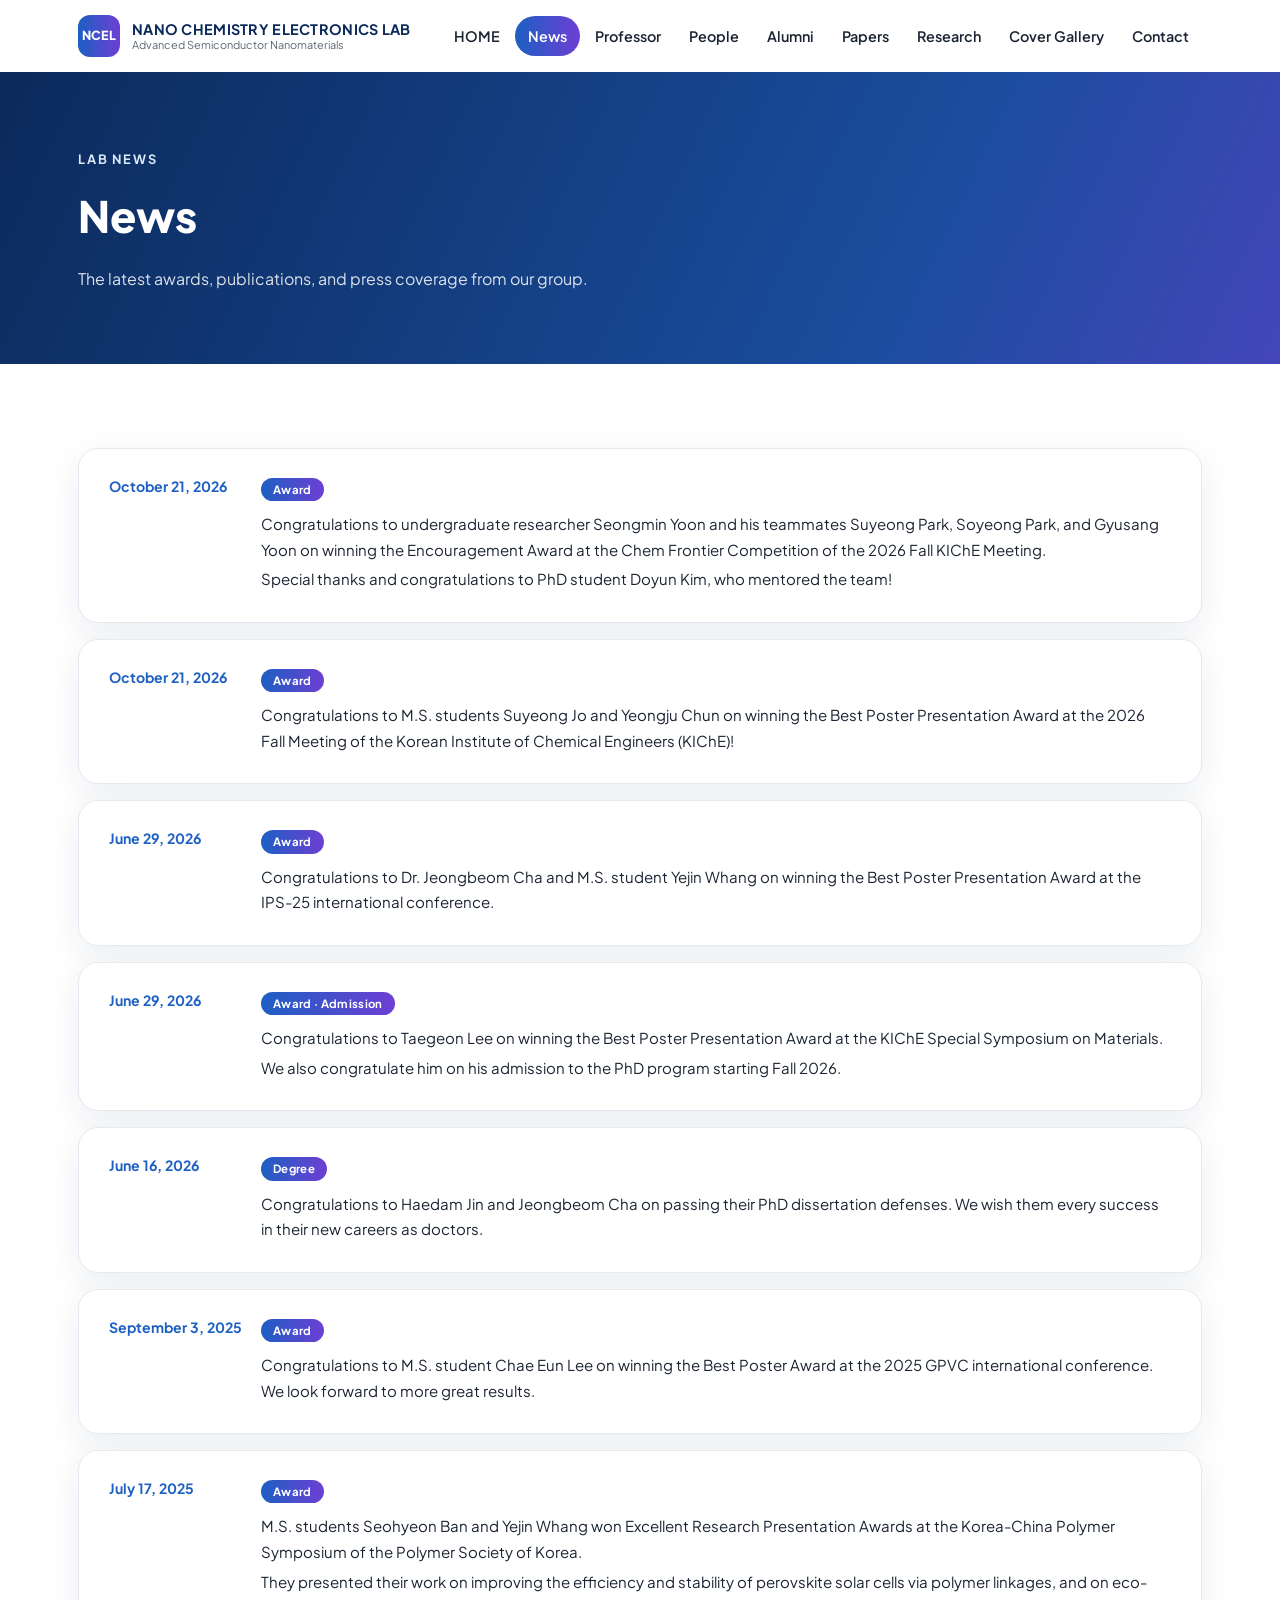
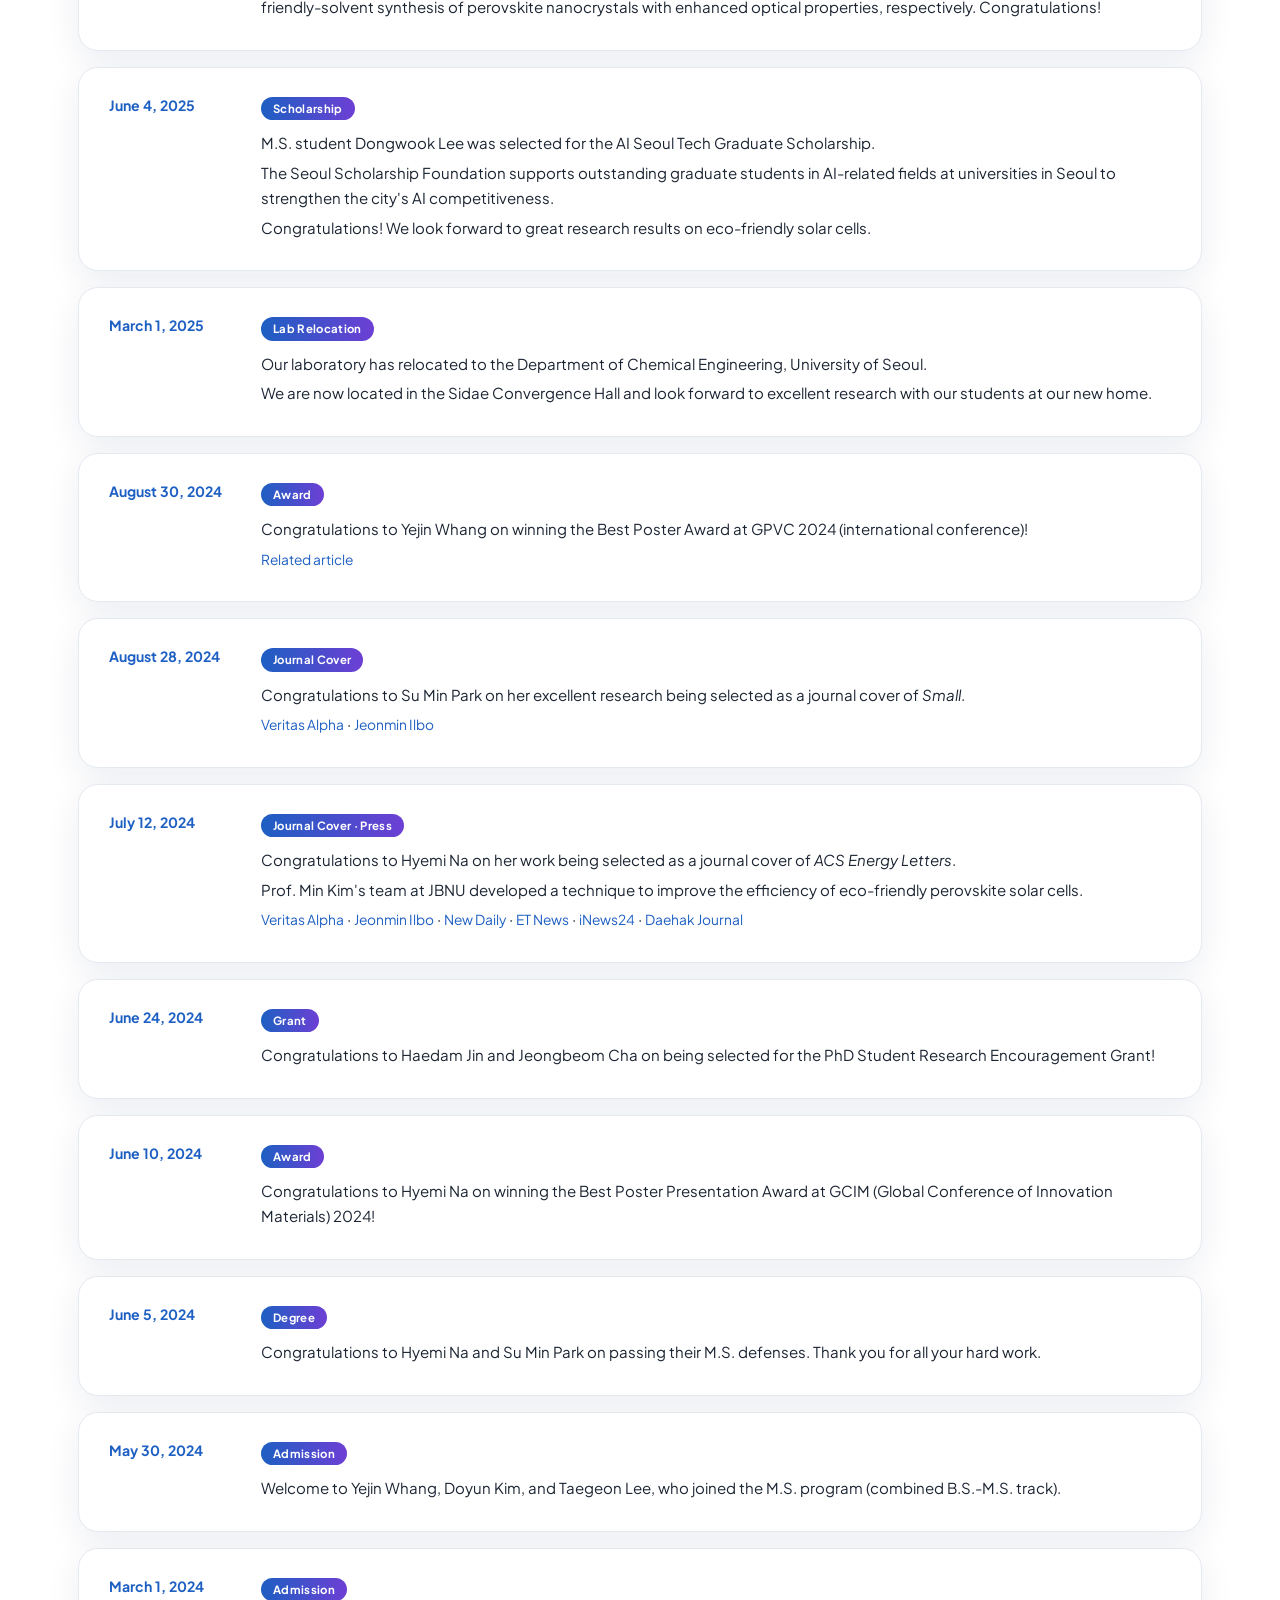
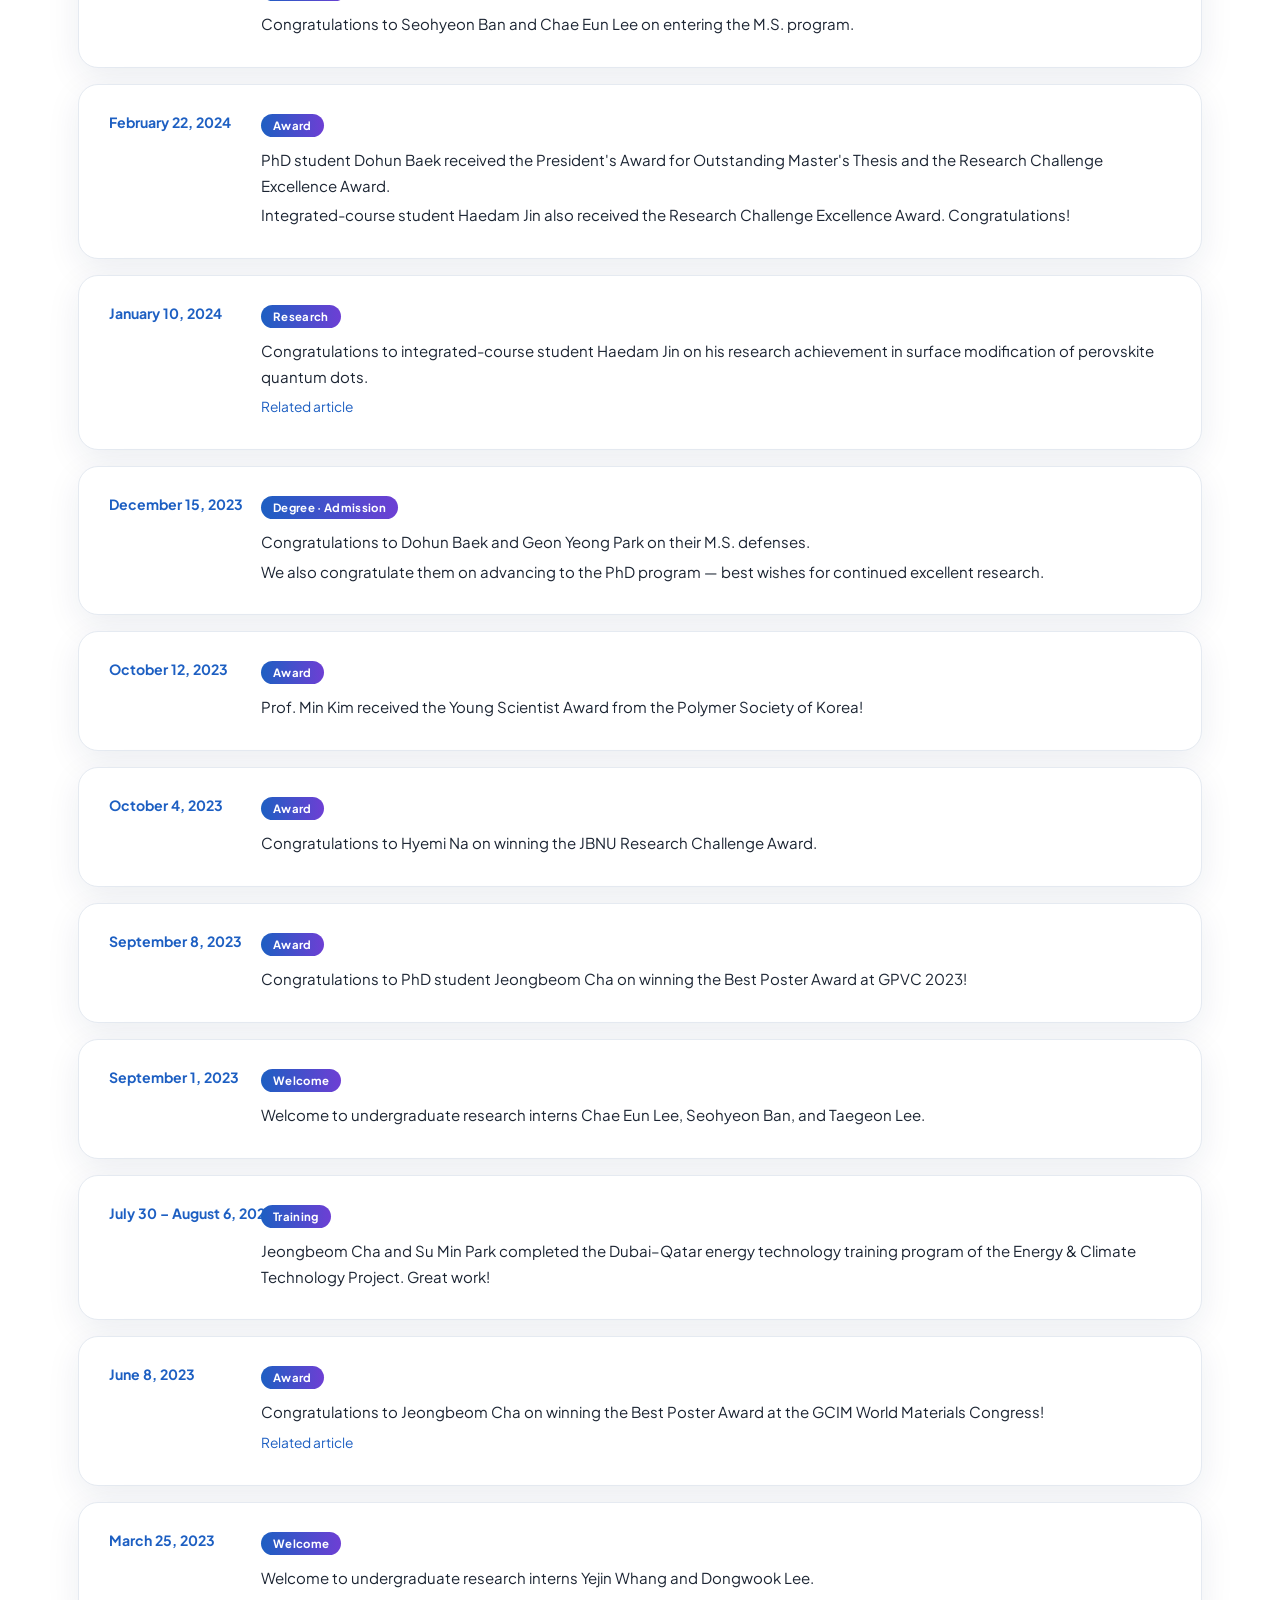
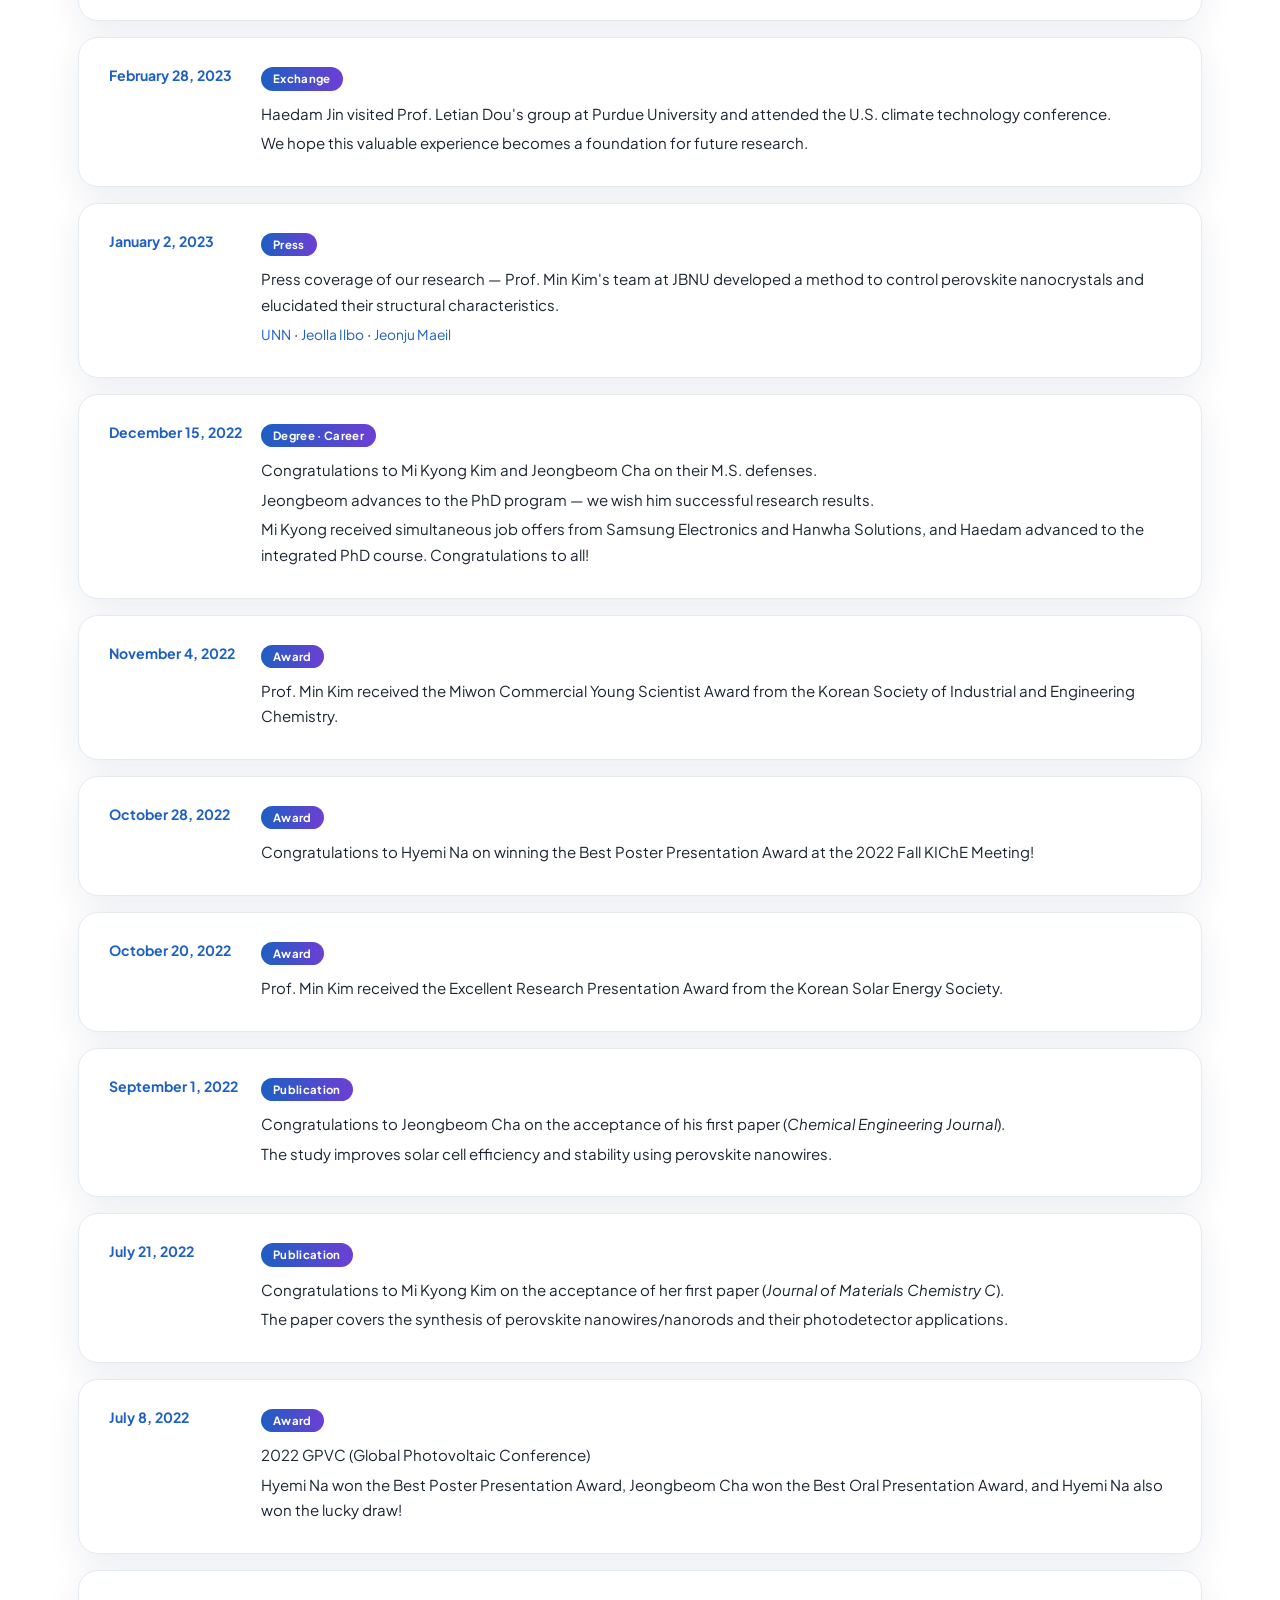
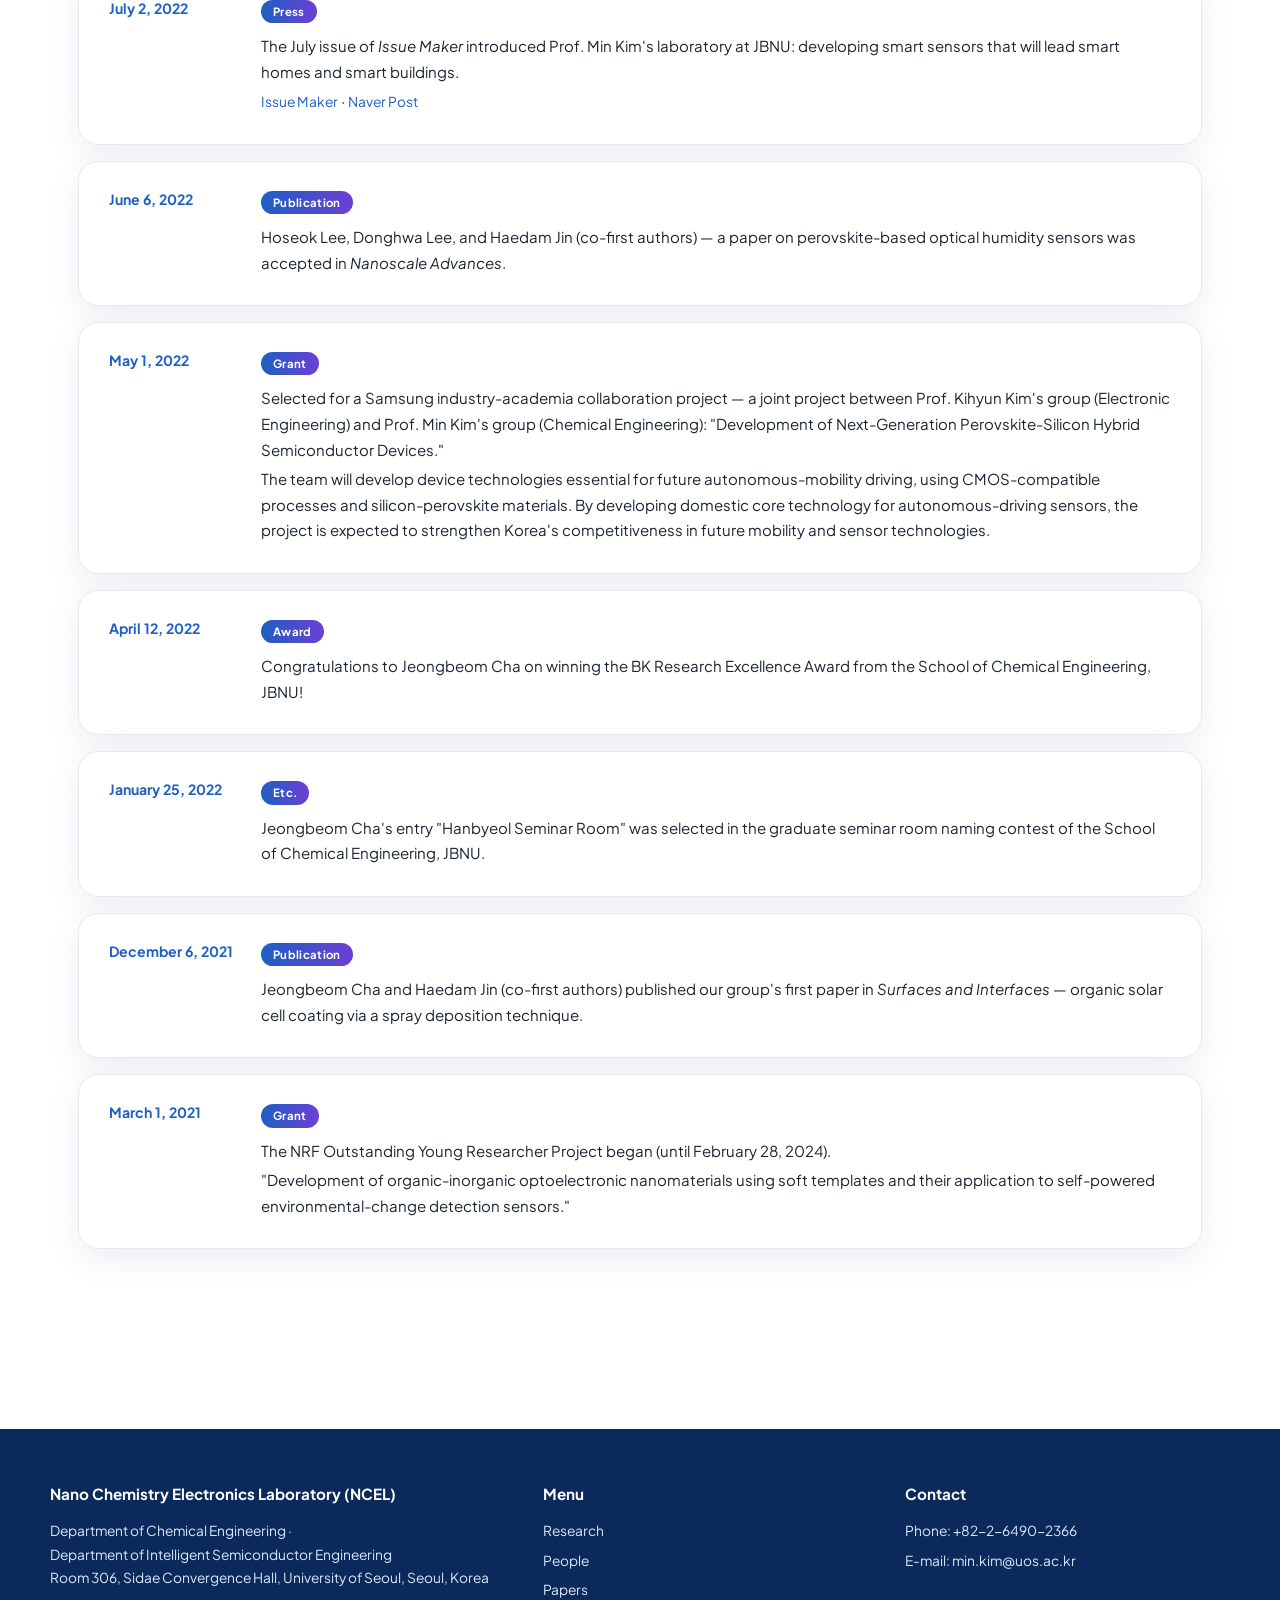
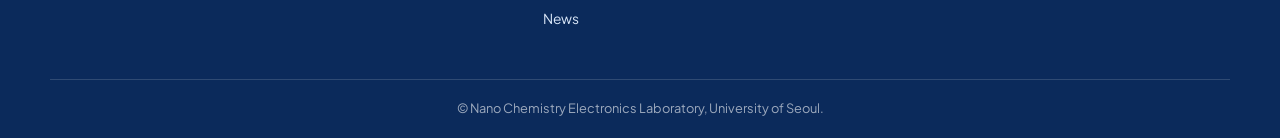
<file: news.html>
<!DOCTYPE html>
<html lang="en">
<head>
<meta charset="UTF-8">
<meta name="viewport" content="width=device-width, initial-scale=1.0">
<title>News | NCEL</title>
<link rel="stylesheet" href="css/style.css">
</head>
<body>

<header class="site-header">
  <div class="container header-inner">
    <a class="brand" href="index.html">
      <span class="brand-mark">NCEL</span>
      <span class="brand-text">
        <strong>NANO CHEMISTRY ELECTRONICS LAB</strong>
        <span>Advanced Semiconductor Nanomaterials</span>
      </span>
    </a>
    <button class="nav-toggle" aria-label="Open menu"><span></span><span></span><span></span></button>
    <nav class="main-nav">
      <ul>
        <li><a href="index.html">HOME</a></li>
        <li><a href="news.html" class="active">News</a></li>
        <li><a href="professor.html">Professor</a></li>
        <li><a href="people.html">People</a></li>
        <li><a href="alumni.html">Alumni</a></li>
        <li><a href="papers.html">Papers</a></li>
        <li><a href="research.html">Research</a></li>
        <li><a href="gallery.html">Cover Gallery</a></li>
        <li><a href="contact.html">Contact</a></li>
      </ul>
    </nav>
  </div>
</header>

<section class="page-hero">
  <div class="container">
    <span class="kicker">Lab News</span>
    <h1>News</h1>
    <p>The latest awards, publications, and press coverage from our group.</p>
  </div>
</section>

<section class="section">
  <div class="container">
    <ul class="news-list">

      <li class="news-item">
        <span class="date">October 21, 2026</span>
        <div class="body"><span class="badge">Award</span>
          <p>Congratulations to undergraduate researcher Seongmin Yoon and his teammates Suyeong Park, Soyeong Park, and Gyusang Yoon on winning the Encouragement Award at the Chem Frontier Competition of the 2026 Fall KIChE Meeting.</p>
          <p>Special thanks and congratulations to PhD student Doyun Kim, who mentored the team!</p>
        </div>
      </li>
      <li class="news-item">
        <span class="date">October 21, 2026</span>
        <div class="body"><span class="badge">Award</span>
          <p>Congratulations to M.S. students Suyeong Jo and Yeongju Chun on winning the Best Poster Presentation Award at the 2026 Fall Meeting of the Korean Institute of Chemical Engineers (KIChE)!</p>
        </div>
      </li>
      <li class="news-item">
        <span class="date">June 29, 2026</span>
        <div class="body"><span class="badge">Award</span>
          <p>Congratulations to Dr. Jeongbeom Cha and M.S. student Yejin Whang on winning the Best Poster Presentation Award at the IPS-25 international conference.</p>
        </div>
      </li>
      <li class="news-item">
        <span class="date">June 29, 2026</span>
        <div class="body"><span class="badge">Award · Admission</span>
          <p>Congratulations to Taegeon Lee on winning the Best Poster Presentation Award at the KIChE Special Symposium on Materials.</p>
          <p>We also congratulate him on his admission to the PhD program starting Fall 2026.</p>
        </div>
      </li>
      <li class="news-item">
        <span class="date">June 16, 2026</span>
        <div class="body"><span class="badge">Degree</span>
          <p>Congratulations to Haedam Jin and Jeongbeom Cha on passing their PhD dissertation defenses. We wish them every success in their new careers as doctors.</p>
        </div>
      </li>
      <li class="news-item">
        <span class="date">September 3, 2025</span>
        <div class="body"><span class="badge">Award</span>
          <p>Congratulations to M.S. student Chae Eun Lee on winning the Best Poster Award at the 2025 GPVC international conference. We look forward to more great results.</p>
        </div>
      </li>
      <li class="news-item">
        <span class="date">July 17, 2025</span>
        <div class="body"><span class="badge">Award</span>
          <p>M.S. students Seohyeon Ban and Yejin Whang won Excellent Research Presentation Awards at the Korea-China Polymer Symposium of the Polymer Society of Korea.</p>
          <p>They presented their work on improving the efficiency and stability of perovskite solar cells via polymer linkages, and on eco-friendly-solvent synthesis of perovskite nanocrystals with enhanced optical properties, respectively. Congratulations!</p>
        </div>
      </li>
      <li class="news-item">
        <span class="date">June 4, 2025</span>
        <div class="body"><span class="badge">Scholarship</span>
          <p>M.S. student Dongwook Lee was selected for the AI Seoul Tech Graduate Scholarship.</p>
          <p>The Seoul Scholarship Foundation supports outstanding graduate students in AI-related fields at universities in Seoul to strengthen the city's AI competitiveness.</p>
          <p>Congratulations! We look forward to great research results on eco-friendly solar cells.</p>
        </div>
      </li>
      <li class="news-item">
        <span class="date">March 1, 2025</span>
        <div class="body"><span class="badge">Lab Relocation</span>
          <p>Our laboratory has relocated to the Department of Chemical Engineering, University of Seoul.</p>
          <p>We are now located in the Sidae Convergence Hall and look forward to excellent research with our students at our new home.</p>
        </div>
      </li>
      <li class="news-item">
        <span class="date">August 30, 2024</span>
        <div class="body"><span class="badge">Award</span>
          <p>Congratulations to Yejin Whang on winning the Best Poster Award at GPVC 2024 (international conference)!</p>
          <p><a href="https://www.jbnu.ac.kr/kor/?menuID=143&amp;mode=view&amp;no=7717" target="_blank" rel="noopener">Related article</a></p>
        </div>
      </li>
      <li class="news-item">
        <span class="date">August 28, 2024</span>
        <div class="body"><span class="badge">Journal Cover</span>
          <p>Congratulations to Su Min Park on her excellent research being selected as a journal cover of <em>Small</em>.</p>
          <p><a href="https://www.veritas-a.com/news/articleView.html?idxno=517654" target="_blank" rel="noopener">Veritas Alpha</a> · <a href="https://www.jeonmin.co.kr/news/articleView.html?idxno=403740" target="_blank" rel="noopener">Jeonmin Ilbo</a></p>
        </div>
      </li>
      <li class="news-item">
        <span class="date">July 12, 2024</span>
        <div class="body"><span class="badge">Journal Cover · Press</span>
          <p>Congratulations to Hyemi Na on her work being selected as a journal cover of <em>ACS Energy Letters</em>.</p>
          <p>Prof. Min Kim's team at JBNU developed a technique to improve the efficiency of eco-friendly perovskite solar cells.</p>
          <p>
            <a href="https://www.veritas-a.com/news/articleView.html?idxno=512541" target="_blank" rel="noopener">Veritas Alpha</a> ·
            <a href="https://www.jeonmin.co.kr/news/articleView.html?idxno=401198" target="_blank" rel="noopener">Jeonmin Ilbo</a> ·
            <a href="https://gj.newdaily.co.kr/site/data/html/2024/07/12/2024071200225.html" target="_blank" rel="noopener">New Daily</a> ·
            <a href="https://www.etnews.com/20240712000147" target="_blank" rel="noopener">ET News</a> ·
            <a href="https://www.inews24.com/view/1741278" target="_blank" rel="noopener">iNews24</a> ·
            <a href="https://dhnews.co.kr/news/view/1065589637717562" target="_blank" rel="noopener">Daehak Journal</a>
          </p>
        </div>
      </li>
      <li class="news-item">
        <span class="date">June 24, 2024</span>
        <div class="body"><span class="badge">Grant</span>
          <p>Congratulations to Haedam Jin and Jeongbeom Cha on being selected for the PhD Student Research Encouragement Grant!</p>
        </div>
      </li>
      <li class="news-item">
        <span class="date">June 10, 2024</span>
        <div class="body"><span class="badge">Award</span>
          <p>Congratulations to Hyemi Na on winning the Best Poster Presentation Award at GCIM (Global Conference of Innovation Materials) 2024!</p>
        </div>
      </li>
      <li class="news-item">
        <span class="date">June 5, 2024</span>
        <div class="body"><span class="badge">Degree</span>
          <p>Congratulations to Hyemi Na and Su Min Park on passing their M.S. defenses. Thank you for all your hard work.</p>
        </div>
      </li>
      <li class="news-item">
        <span class="date">May 30, 2024</span>
        <div class="body"><span class="badge">Admission</span>
          <p>Welcome to Yejin Whang, Doyun Kim, and Taegeon Lee, who joined the M.S. program (combined B.S.-M.S. track).</p>
        </div>
      </li>
      <li class="news-item">
        <span class="date">March 1, 2024</span>
        <div class="body"><span class="badge">Admission</span>
          <p>Congratulations to Seohyeon Ban and Chae Eun Lee on entering the M.S. program.</p>
        </div>
      </li>
      <li class="news-item">
        <span class="date">February 22, 2024</span>
        <div class="body"><span class="badge">Award</span>
          <p>PhD student Dohun Baek received the President's Award for Outstanding Master's Thesis and the Research Challenge Excellence Award.</p>
          <p>Integrated-course student Haedam Jin also received the Research Challenge Excellence Award. Congratulations!</p>
        </div>
      </li>
      <li class="news-item">
        <span class="date">January 10, 2024</span>
        <div class="body"><span class="badge">Research</span>
          <p>Congratulations to integrated-course student Haedam Jin on his research achievement in surface modification of perovskite quantum dots.</p>
          <p><a href="https://www.jbnu.ac.kr/kor/?menuID=143&amp;mode=view&amp;no=7293" target="_blank" rel="noopener">Related article</a></p>
        </div>
      </li>
      <li class="news-item">
        <span class="date">December 15, 2023</span>
        <div class="body"><span class="badge">Degree · Admission</span>
          <p>Congratulations to Dohun Baek and Geon Yeong Park on their M.S. defenses.</p>
          <p>We also congratulate them on advancing to the PhD program — best wishes for continued excellent research.</p>
        </div>
      </li>
      <li class="news-item">
        <span class="date">October 12, 2023</span>
        <div class="body"><span class="badge">Award</span>
          <p>Prof. Min Kim received the Young Scientist Award from the Polymer Society of Korea!</p>
        </div>
      </li>
      <li class="news-item">
        <span class="date">October 4, 2023</span>
        <div class="body"><span class="badge">Award</span>
          <p>Congratulations to Hyemi Na on winning the JBNU Research Challenge Award.</p>
        </div>
      </li>
      <li class="news-item">
        <span class="date">September 8, 2023</span>
        <div class="body"><span class="badge">Award</span>
          <p>Congratulations to PhD student Jeongbeom Cha on winning the Best Poster Award at GPVC 2023!</p>
        </div>
      </li>
      <li class="news-item">
        <span class="date">September 1, 2023</span>
        <div class="body"><span class="badge">Welcome</span>
          <p>Welcome to undergraduate research interns Chae Eun Lee, Seohyeon Ban, and Taegeon Lee.</p>
        </div>
      </li>
      <li class="news-item">
        <span class="date">July 30 – August 6, 2023</span>
        <div class="body"><span class="badge">Training</span>
          <p>Jeongbeom Cha and Su Min Park completed the Dubai–Qatar energy technology training program of the Energy &amp; Climate Technology Project. Great work!</p>
        </div>
      </li>
      <li class="news-item">
        <span class="date">June 8, 2023</span>
        <div class="body"><span class="badge">Award</span>
          <p>Congratulations to Jeongbeom Cha on winning the Best Poster Award at the GCIM World Materials Congress!</p>
          <p><a href="https://www.lecturernews.com/news/articleView.html?idxno=130317" target="_blank" rel="noopener">Related article</a></p>
        </div>
      </li>
      <li class="news-item">
        <span class="date">March 25, 2023</span>
        <div class="body"><span class="badge">Welcome</span>
          <p>Welcome to undergraduate research interns Yejin Whang and Dongwook Lee.</p>
        </div>
      </li>
      <li class="news-item">
        <span class="date">February 28, 2023</span>
        <div class="body"><span class="badge">Exchange</span>
          <p>Haedam Jin visited Prof. Letian Dou's group at Purdue University and attended the U.S. climate technology conference.</p>
          <p>We hope this valuable experience becomes a foundation for future research.</p>
        </div>
      </li>
      <li class="news-item">
        <span class="date">January 2, 2023</span>
        <div class="body"><span class="badge">Press</span>
          <p>Press coverage of our research — Prof. Min Kim's team at JBNU developed a method to control perovskite nanocrystals and elucidated their structural characteristics.</p>
          <p>
            <a href="https://news.unn.net/news/articleView.html?idxno=539770" target="_blank" rel="noopener">UNN</a> ·
            <a href="http://www.jeollailbo.com/news/articleView.html?idxno=678568" target="_blank" rel="noopener">Jeolla Ilbo</a> ·
            <a href="http://www.jjmaeil.com/news/view.asp?idx=161986" target="_blank" rel="noopener">Jeonju Maeil</a>
          </p>
        </div>
      </li>
      <li class="news-item">
        <span class="date">December 15, 2022</span>
        <div class="body"><span class="badge">Degree · Career</span>
          <p>Congratulations to Mi Kyong Kim and Jeongbeom Cha on their M.S. defenses.</p>
          <p>Jeongbeom advances to the PhD program — we wish him successful research results.</p>
          <p>Mi Kyong received simultaneous job offers from Samsung Electronics and Hanwha Solutions, and Haedam advanced to the integrated PhD course. Congratulations to all!</p>
        </div>
      </li>
      <li class="news-item">
        <span class="date">November 4, 2022</span>
        <div class="body"><span class="badge">Award</span>
          <p>Prof. Min Kim received the Miwon Commercial Young Scientist Award from the Korean Society of Industrial and Engineering Chemistry.</p>
        </div>
      </li>
      <li class="news-item">
        <span class="date">October 28, 2022</span>
        <div class="body"><span class="badge">Award</span>
          <p>Congratulations to Hyemi Na on winning the Best Poster Presentation Award at the 2022 Fall KIChE Meeting!</p>
        </div>
      </li>
      <li class="news-item">
        <span class="date">October 20, 2022</span>
        <div class="body"><span class="badge">Award</span>
          <p>Prof. Min Kim received the Excellent Research Presentation Award from the Korean Solar Energy Society.</p>
        </div>
      </li>
      <li class="news-item">
        <span class="date">September 1, 2022</span>
        <div class="body"><span class="badge">Publication</span>
          <p>Congratulations to Jeongbeom Cha on the acceptance of his first paper (<em>Chemical Engineering Journal</em>).</p>
          <p>The study improves solar cell efficiency and stability using perovskite nanowires.</p>
        </div>
      </li>
      <li class="news-item">
        <span class="date">July 21, 2022</span>
        <div class="body"><span class="badge">Publication</span>
          <p>Congratulations to Mi Kyong Kim on the acceptance of her first paper (<em>Journal of Materials Chemistry C</em>).</p>
          <p>The paper covers the synthesis of perovskite nanowires/nanorods and their photodetector applications.</p>
        </div>
      </li>
      <li class="news-item">
        <span class="date">July 8, 2022</span>
        <div class="body"><span class="badge">Award</span>
          <p>2022 GPVC (Global Photovoltaic Conference)</p>
          <p>Hyemi Na won the Best Poster Presentation Award, Jeongbeom Cha won the Best Oral Presentation Award, and Hyemi Na also won the lucky draw!</p>
        </div>
      </li>
      <li class="news-item">
        <span class="date">July 2, 2022</span>
        <div class="body"><span class="badge">Press</span>
          <p>The July issue of <em>Issue Maker</em> introduced Prof. Min Kim's laboratory at JBNU: developing smart sensors that will lead smart homes and smart buildings.</p>
          <p>
            <a href="http://www.issuemaker.kr/news/articleView.html?idxno=34291" target="_blank" rel="noopener">Issue Maker</a> ·
            <a href="https://post.naver.com/viewer/postView.naver?volumeNo=34061088&amp;memberNo=5899174" target="_blank" rel="noopener">Naver Post</a>
          </p>
        </div>
      </li>
      <li class="news-item">
        <span class="date">June 6, 2022</span>
        <div class="body"><span class="badge">Publication</span>
          <p>Hoseok Lee, Donghwa Lee, and Haedam Jin (co-first authors) — a paper on perovskite-based optical humidity sensors was accepted in <em>Nanoscale Advances</em>.</p>
        </div>
      </li>
      <li class="news-item">
        <span class="date">May 1, 2022</span>
        <div class="body"><span class="badge">Grant</span>
          <p>Selected for a Samsung industry-academia collaboration project — a joint project between Prof. Kihyun Kim's group (Electronic Engineering) and Prof. Min Kim's group (Chemical Engineering): "Development of Next-Generation Perovskite-Silicon Hybrid Semiconductor Devices."</p>
          <p>The team will develop device technologies essential for future autonomous-mobility driving, using CMOS-compatible processes and silicon-perovskite materials. By developing domestic core technology for autonomous-driving sensors, the project is expected to strengthen Korea's competitiveness in future mobility and sensor technologies.</p>
        </div>
      </li>
      <li class="news-item">
        <span class="date">April 12, 2022</span>
        <div class="body"><span class="badge">Award</span>
          <p>Congratulations to Jeongbeom Cha on winning the BK Research Excellence Award from the School of Chemical Engineering, JBNU!</p>
        </div>
      </li>
      <li class="news-item">
        <span class="date">January 25, 2022</span>
        <div class="body"><span class="badge">Etc.</span>
          <p>Jeongbeom Cha's entry "Hanbyeol Seminar Room" was selected in the graduate seminar room naming contest of the School of Chemical Engineering, JBNU.</p>
        </div>
      </li>
      <li class="news-item">
        <span class="date">December 6, 2021</span>
        <div class="body"><span class="badge">Publication</span>
          <p>Jeongbeom Cha and Haedam Jin (co-first authors) published our group's first paper in <em>Surfaces and Interfaces</em> — organic solar cell coating via a spray deposition technique.</p>
        </div>
      </li>
      <li class="news-item">
        <span class="date">March 1, 2021</span>
        <div class="body"><span class="badge">Grant</span>
          <p>The NRF Outstanding Young Researcher Project began (until February 28, 2024).</p>
          <p>"Development of organic-inorganic optoelectronic nanomaterials using soft templates and their application to self-powered environmental-change detection sensors."</p>
        </div>
      </li>

    </ul>
  </div>
</section>

<footer class="site-footer">
  <div class="container footer-inner">
    <div>
      <h4>Nano Chemistry Electronics Laboratory (NCEL)</h4>
      <p>Department of Chemical Engineering ·<br>Department of Intelligent Semiconductor Engineering<br>Room 306, Sidae Convergence Hall, University of Seoul, Seoul, Korea</p>
    </div>
    <div>
      <h4>Menu</h4>
      <ul>
        <li><a href="research.html">Research</a></li>
        <li><a href="people.html">People</a></li>
        <li><a href="papers.html">Papers</a></li>
        <li><a href="news.html">News</a></li>
      </ul>
    </div>
    <div>
      <h4>Contact</h4>
      <ul>
        <li>Phone: +82-2-6490-2366</li>
        <li>E-mail: <a href="mailto:min.kim@uos.ac.kr">min.kim@uos.ac.kr</a></li>
      </ul>
    </div>
  </div>
  <div class="footer-bottom container">© Nano Chemistry Electronics Laboratory, University of Seoul.</div>
</footer>

<script src="js/main.js"></script>
</body>
</html>
</file>
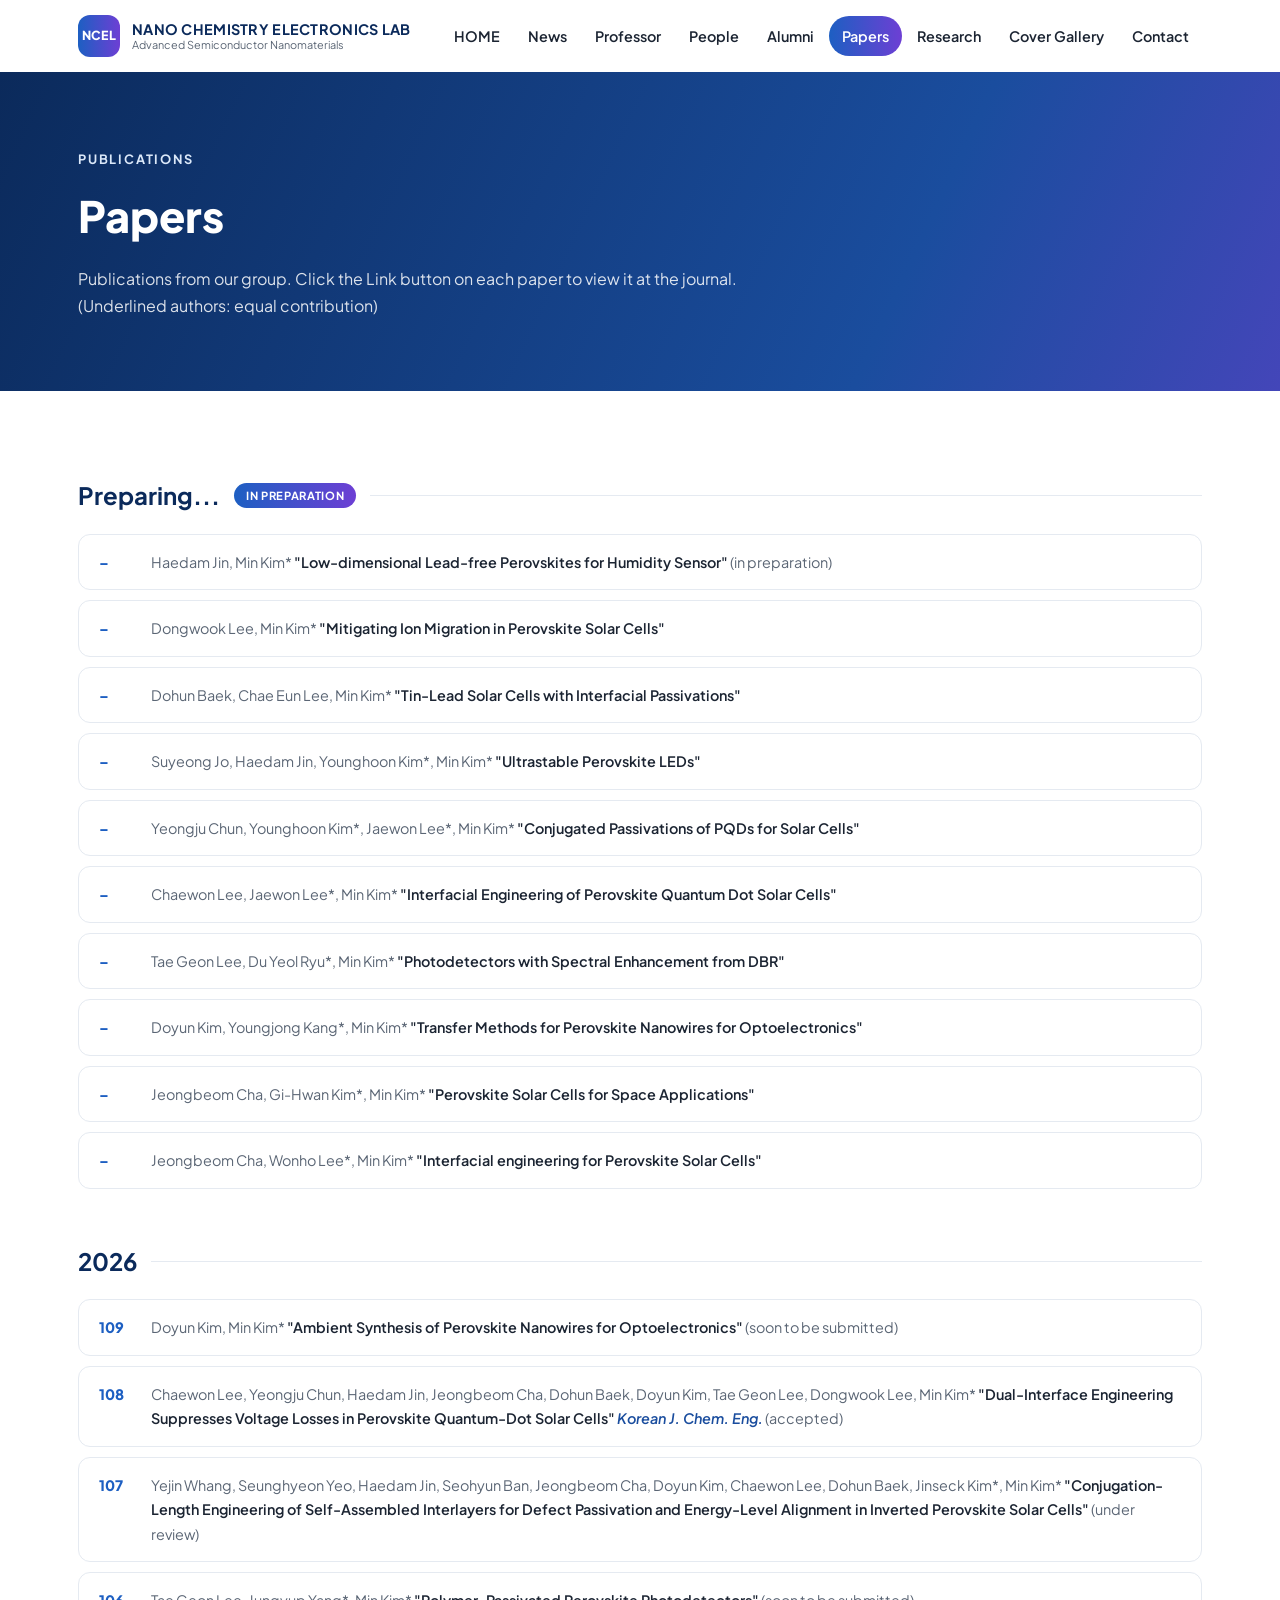
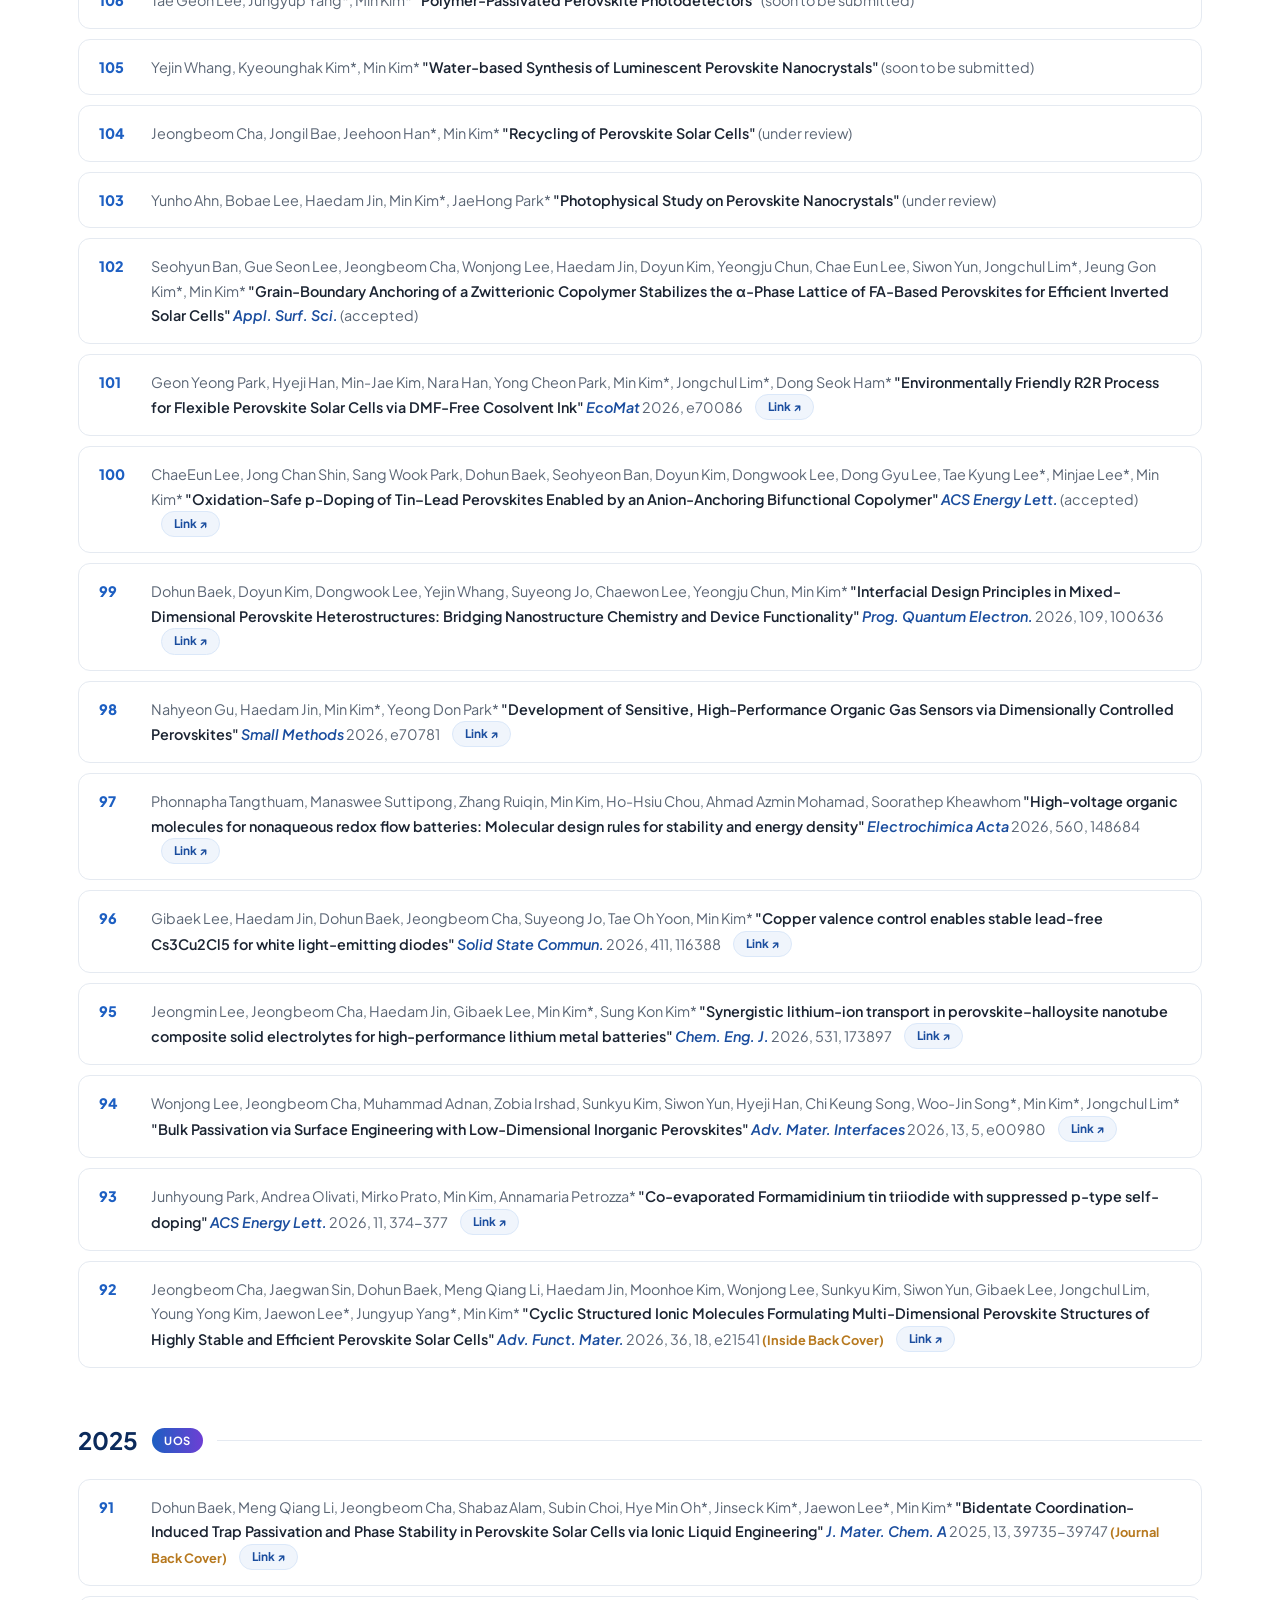
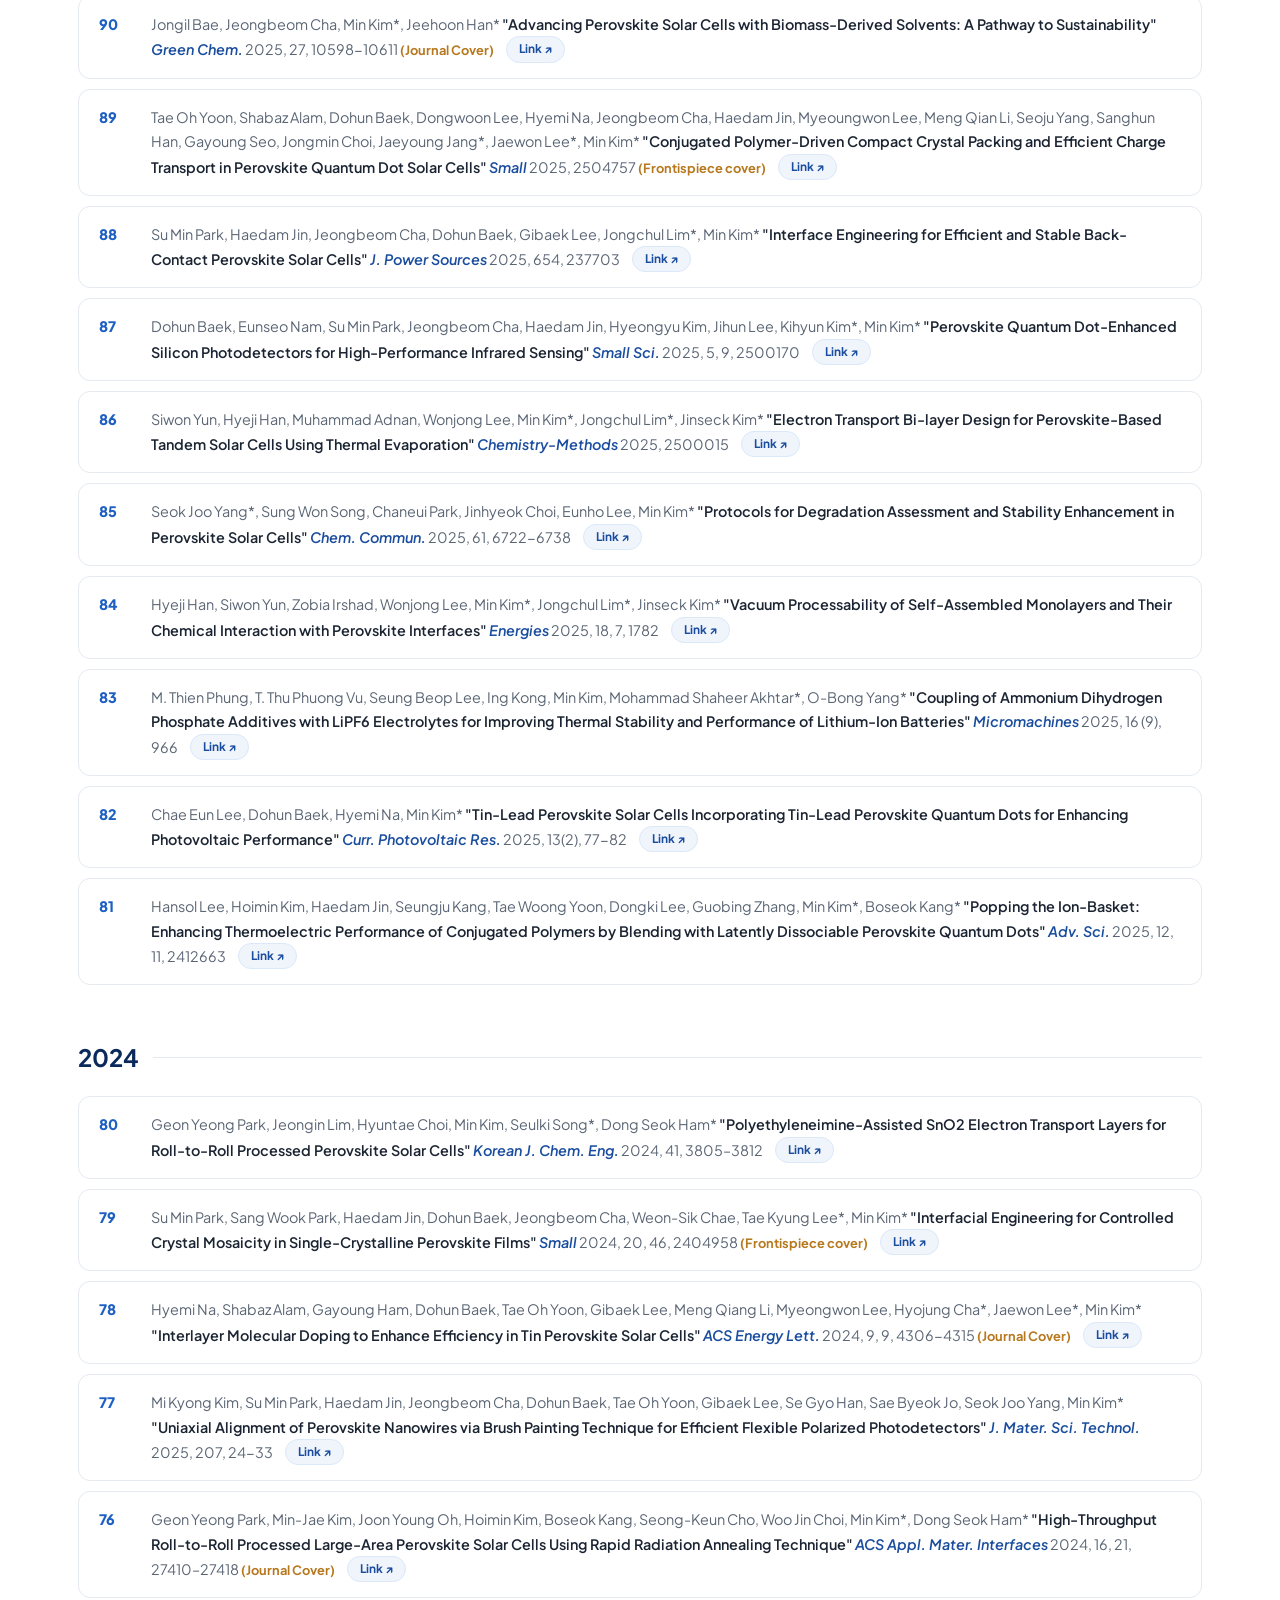
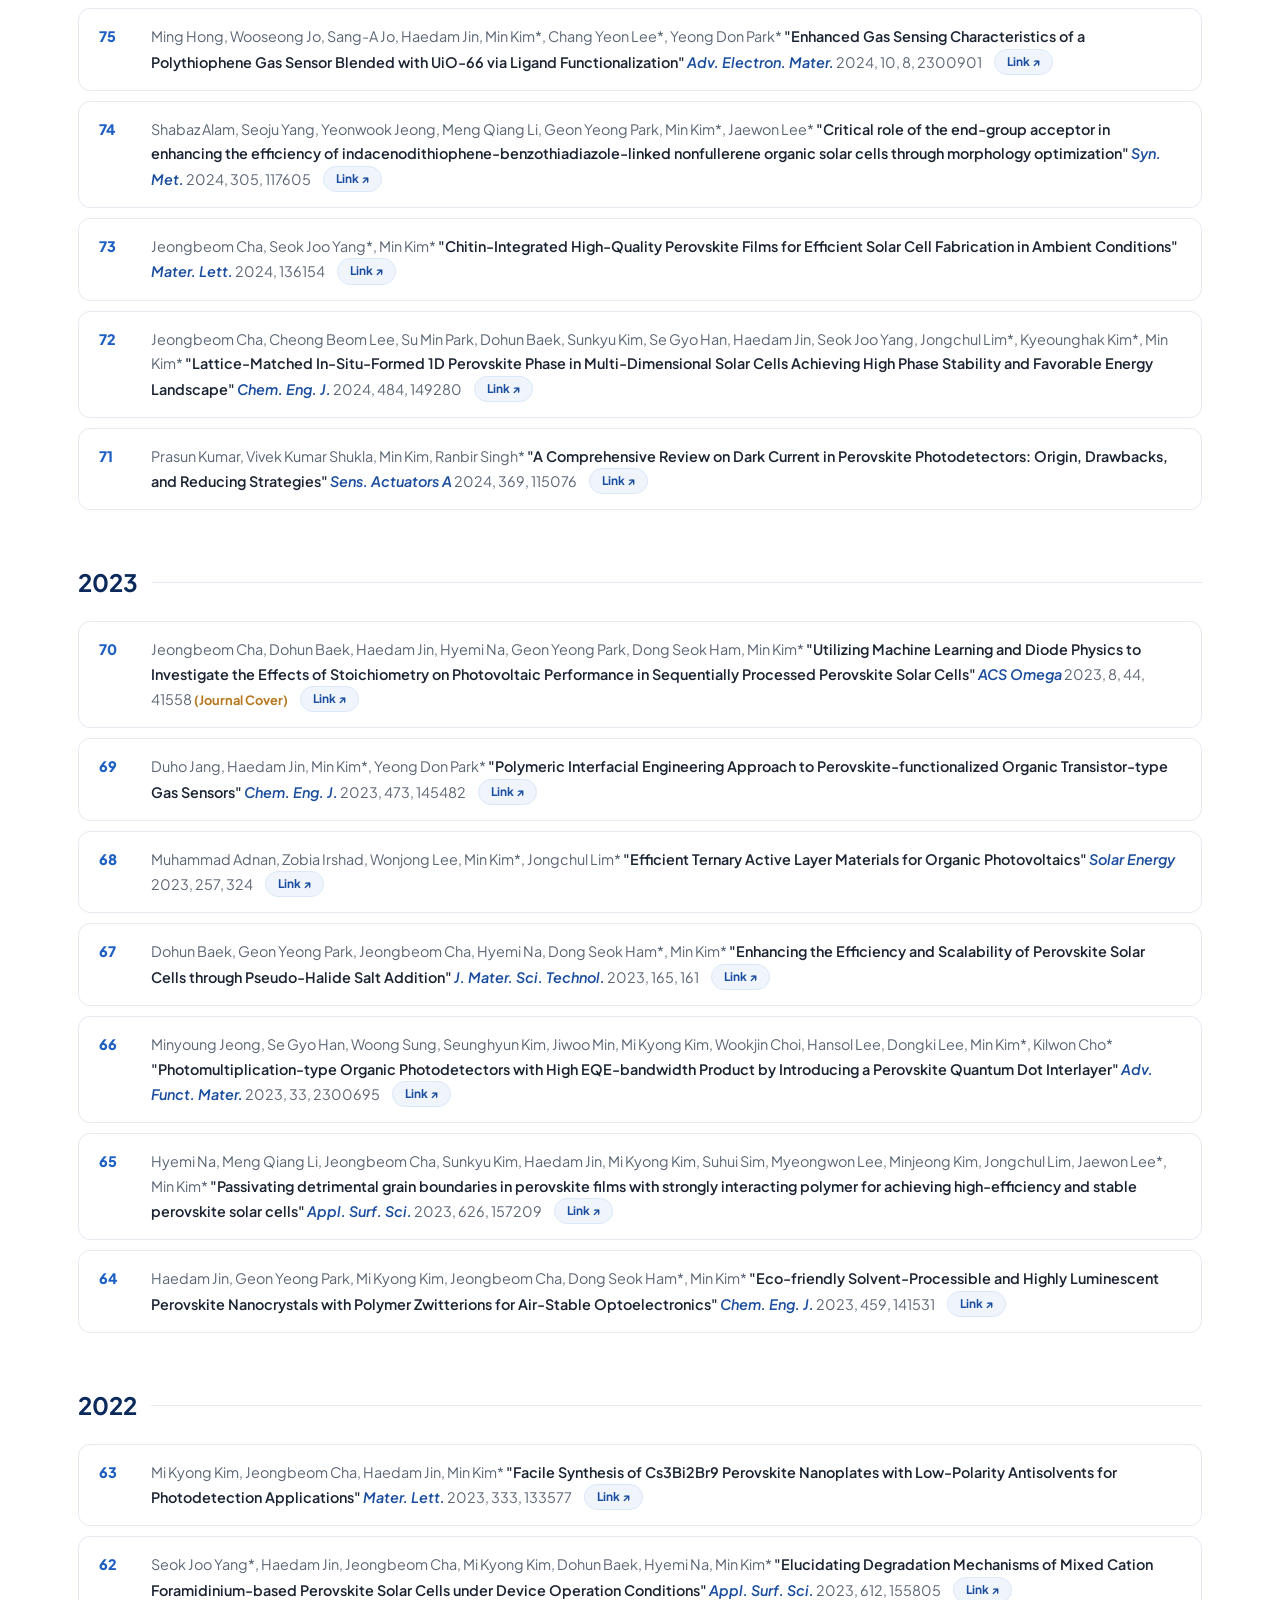
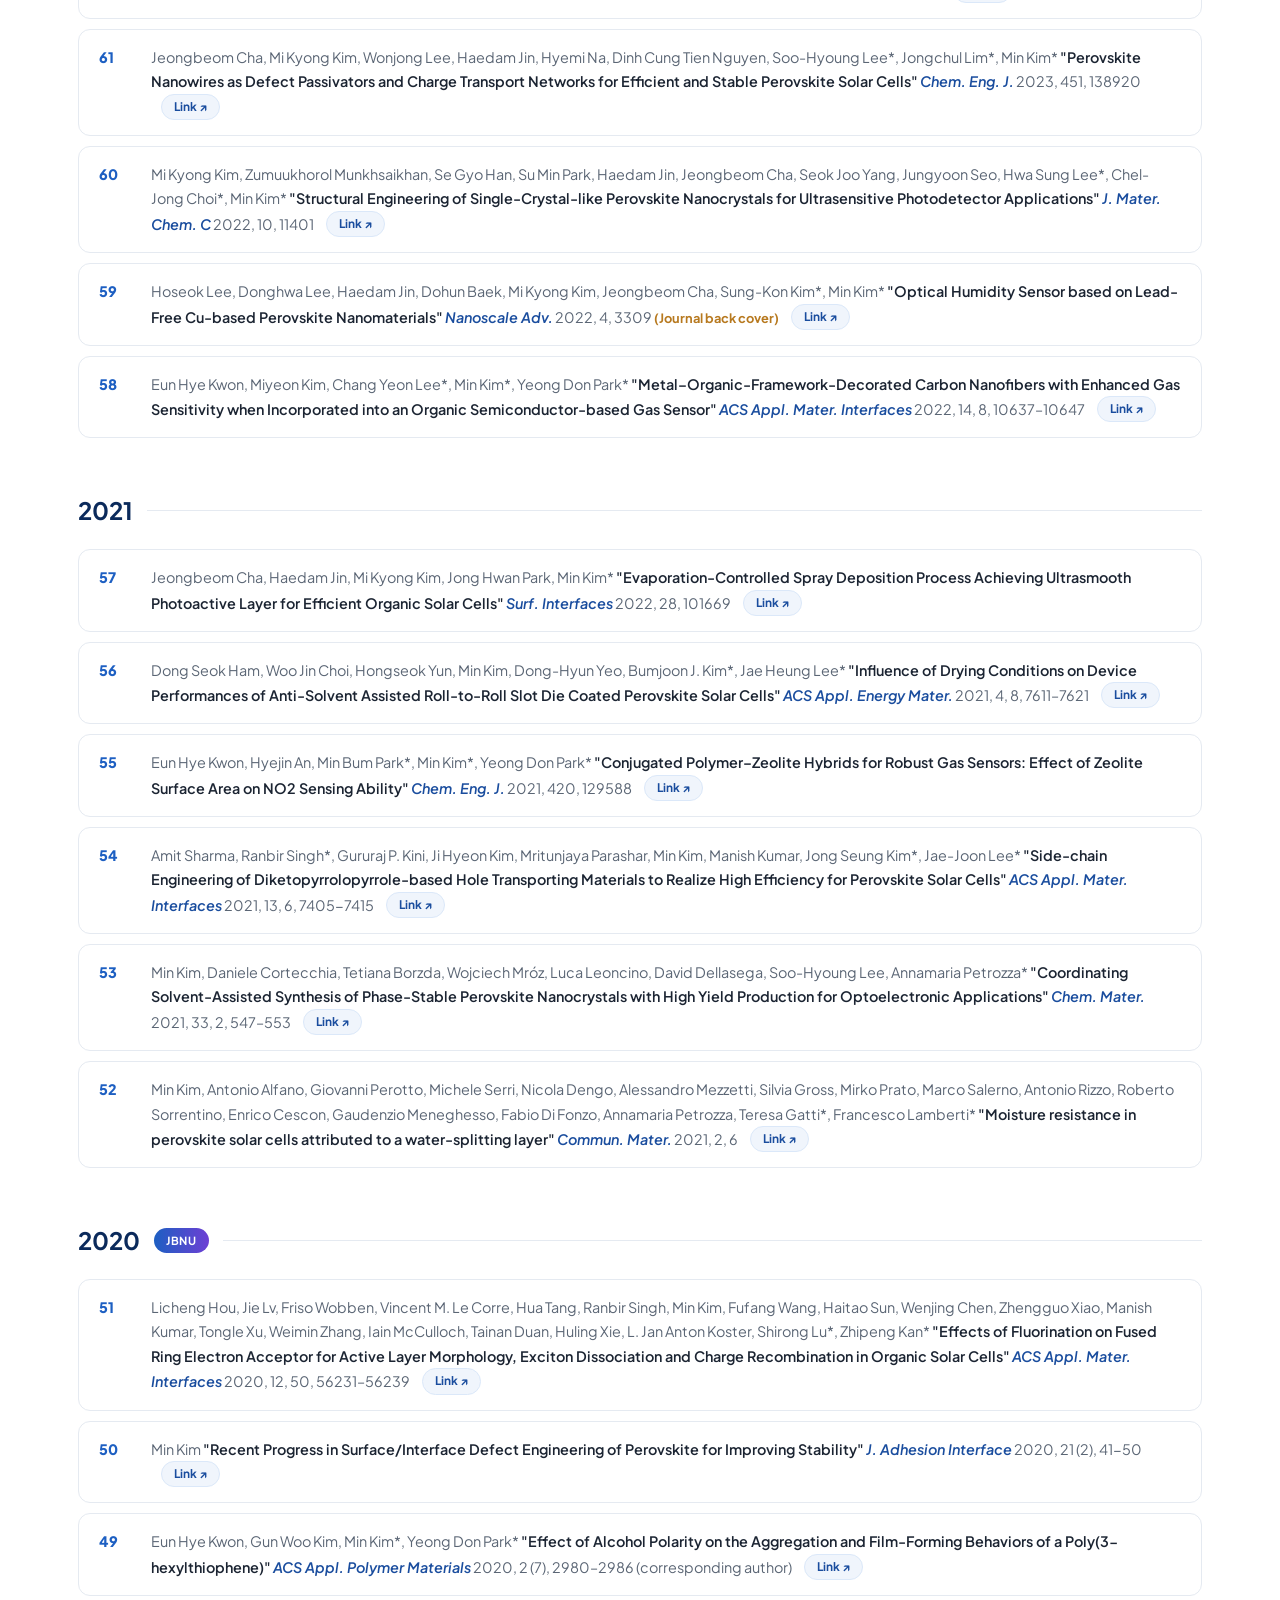
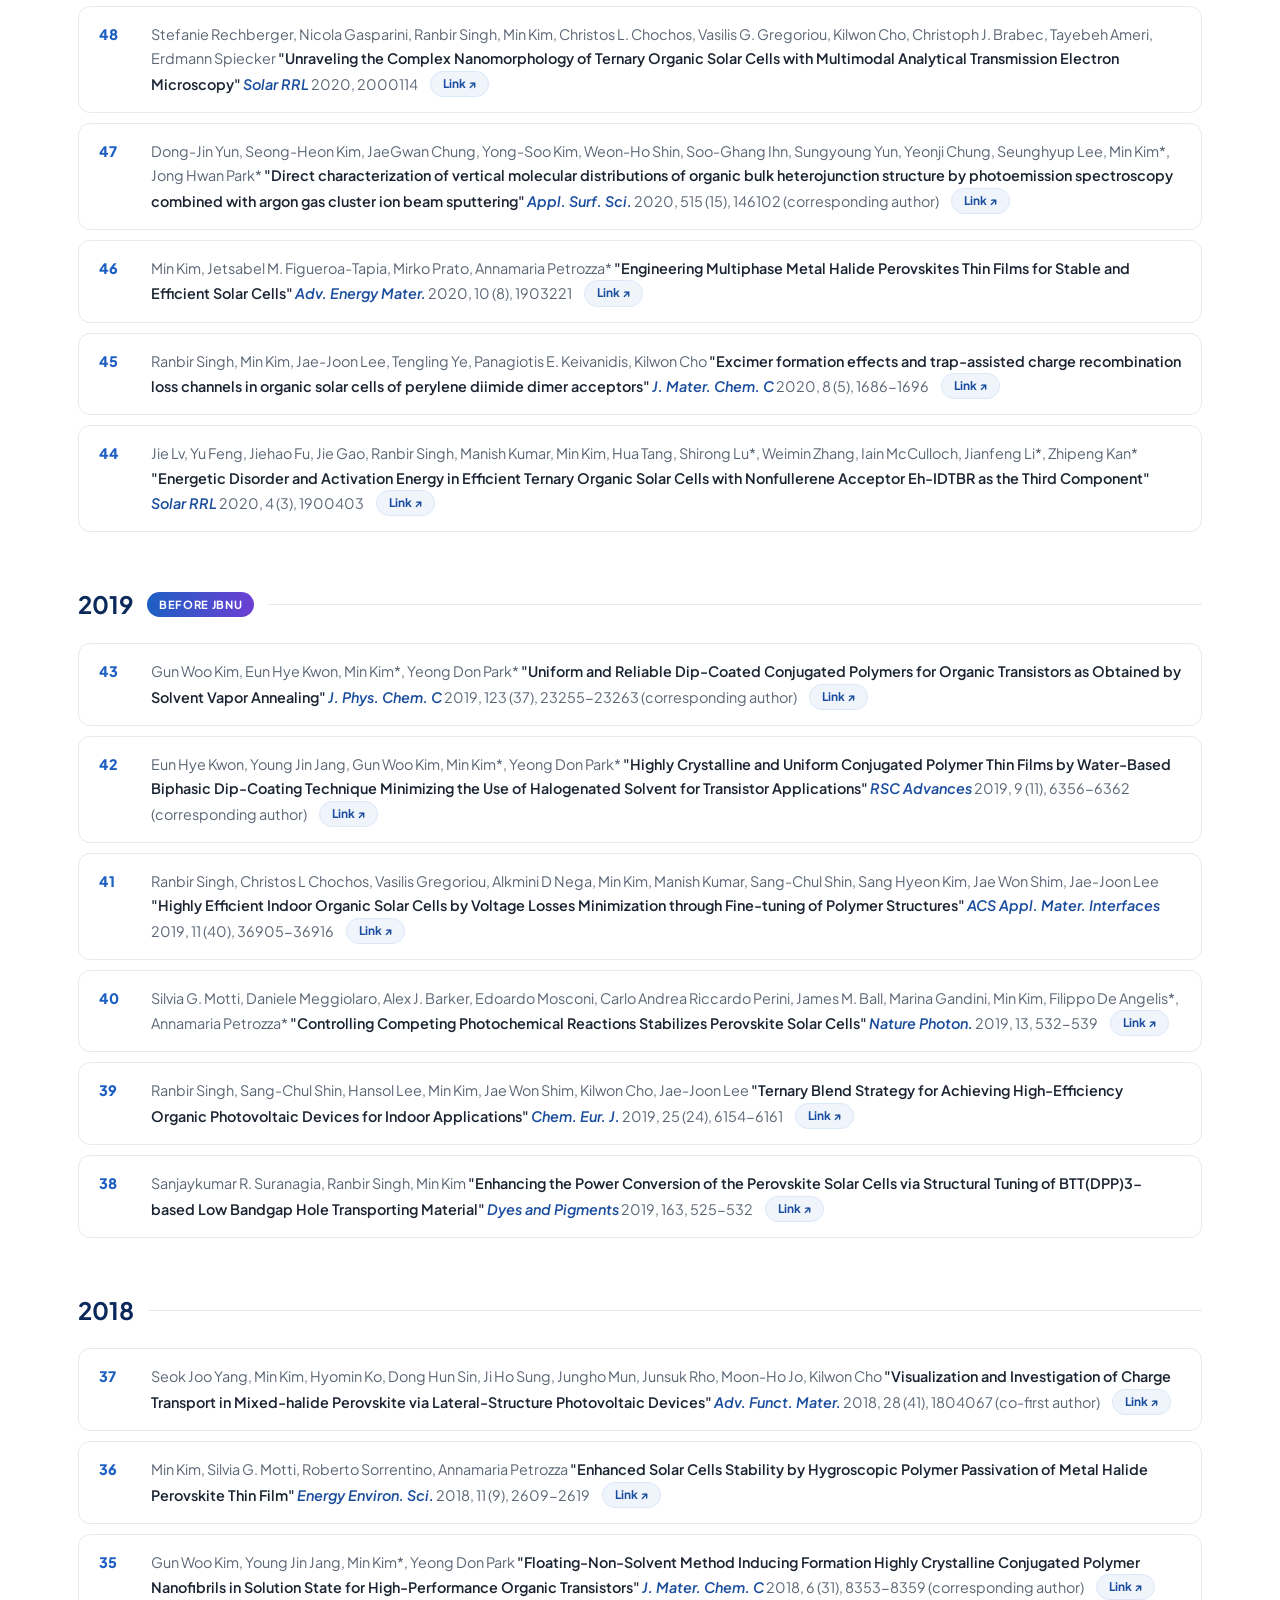
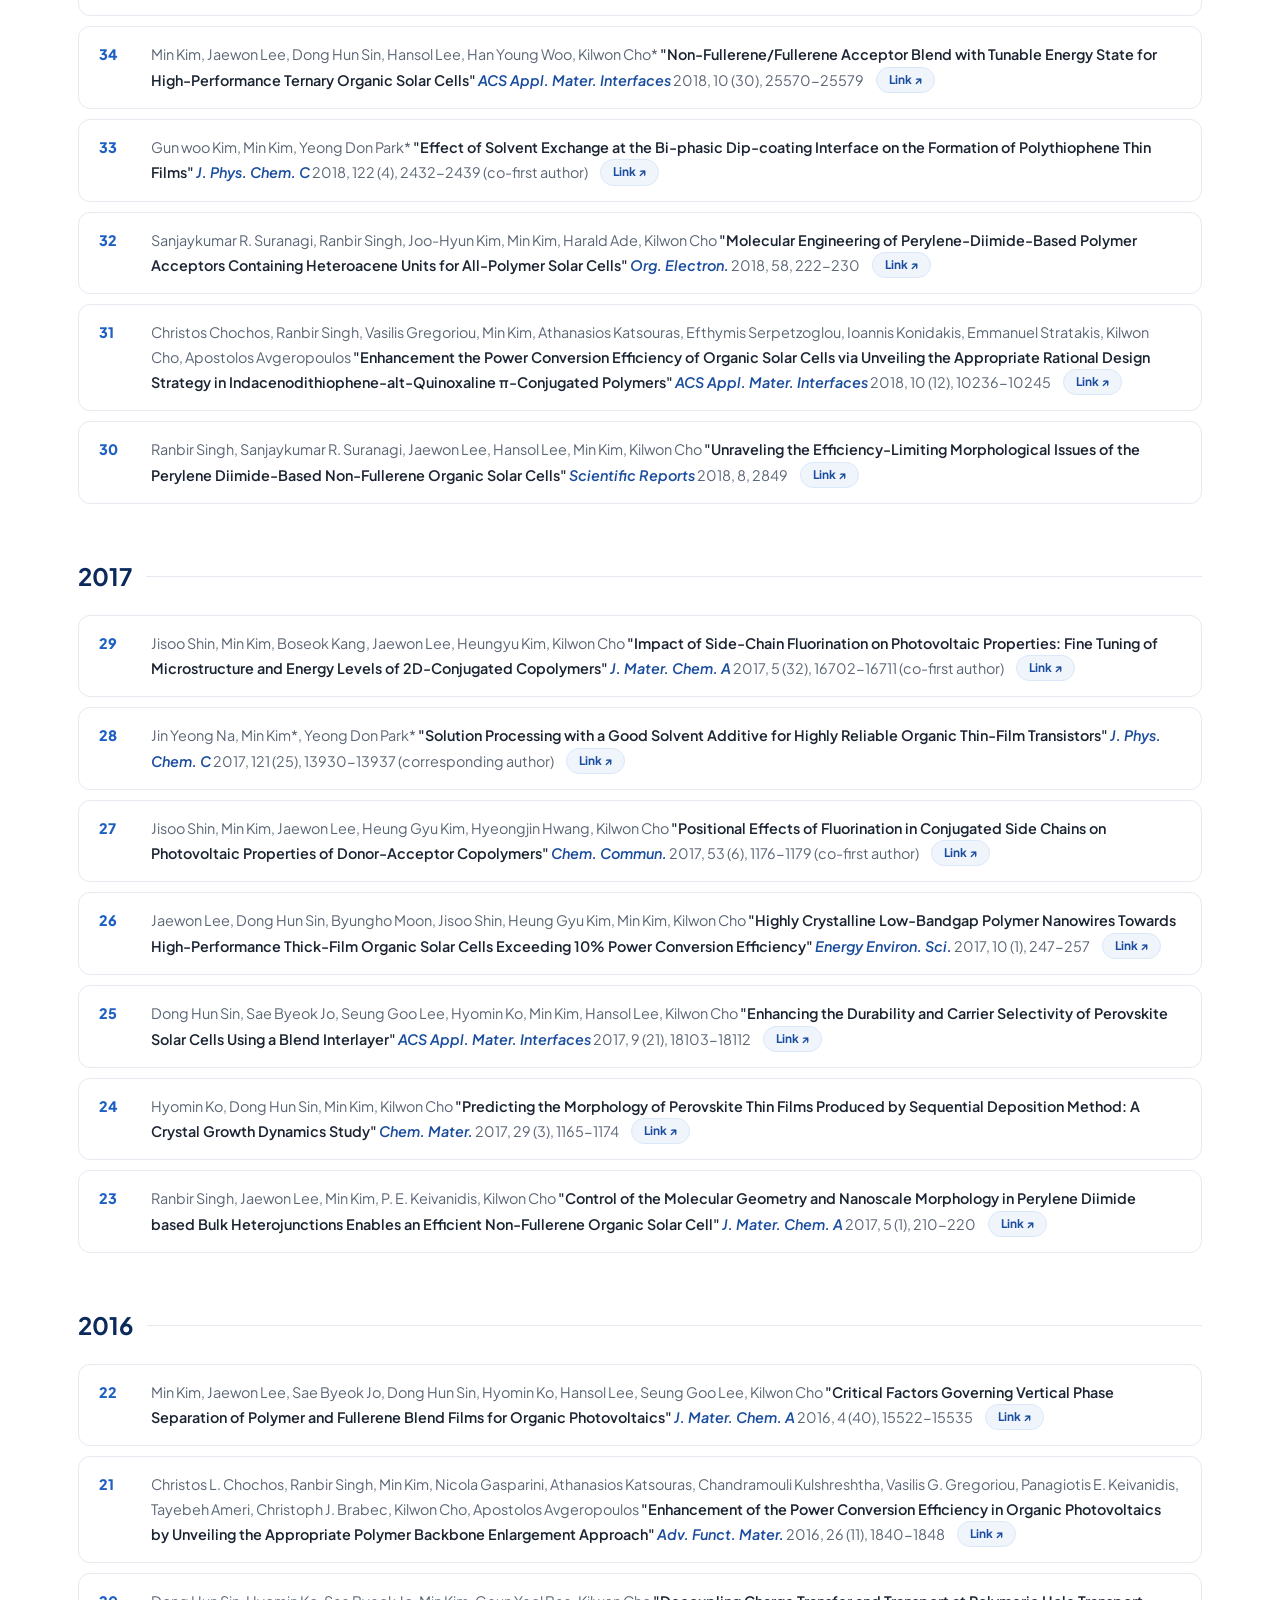
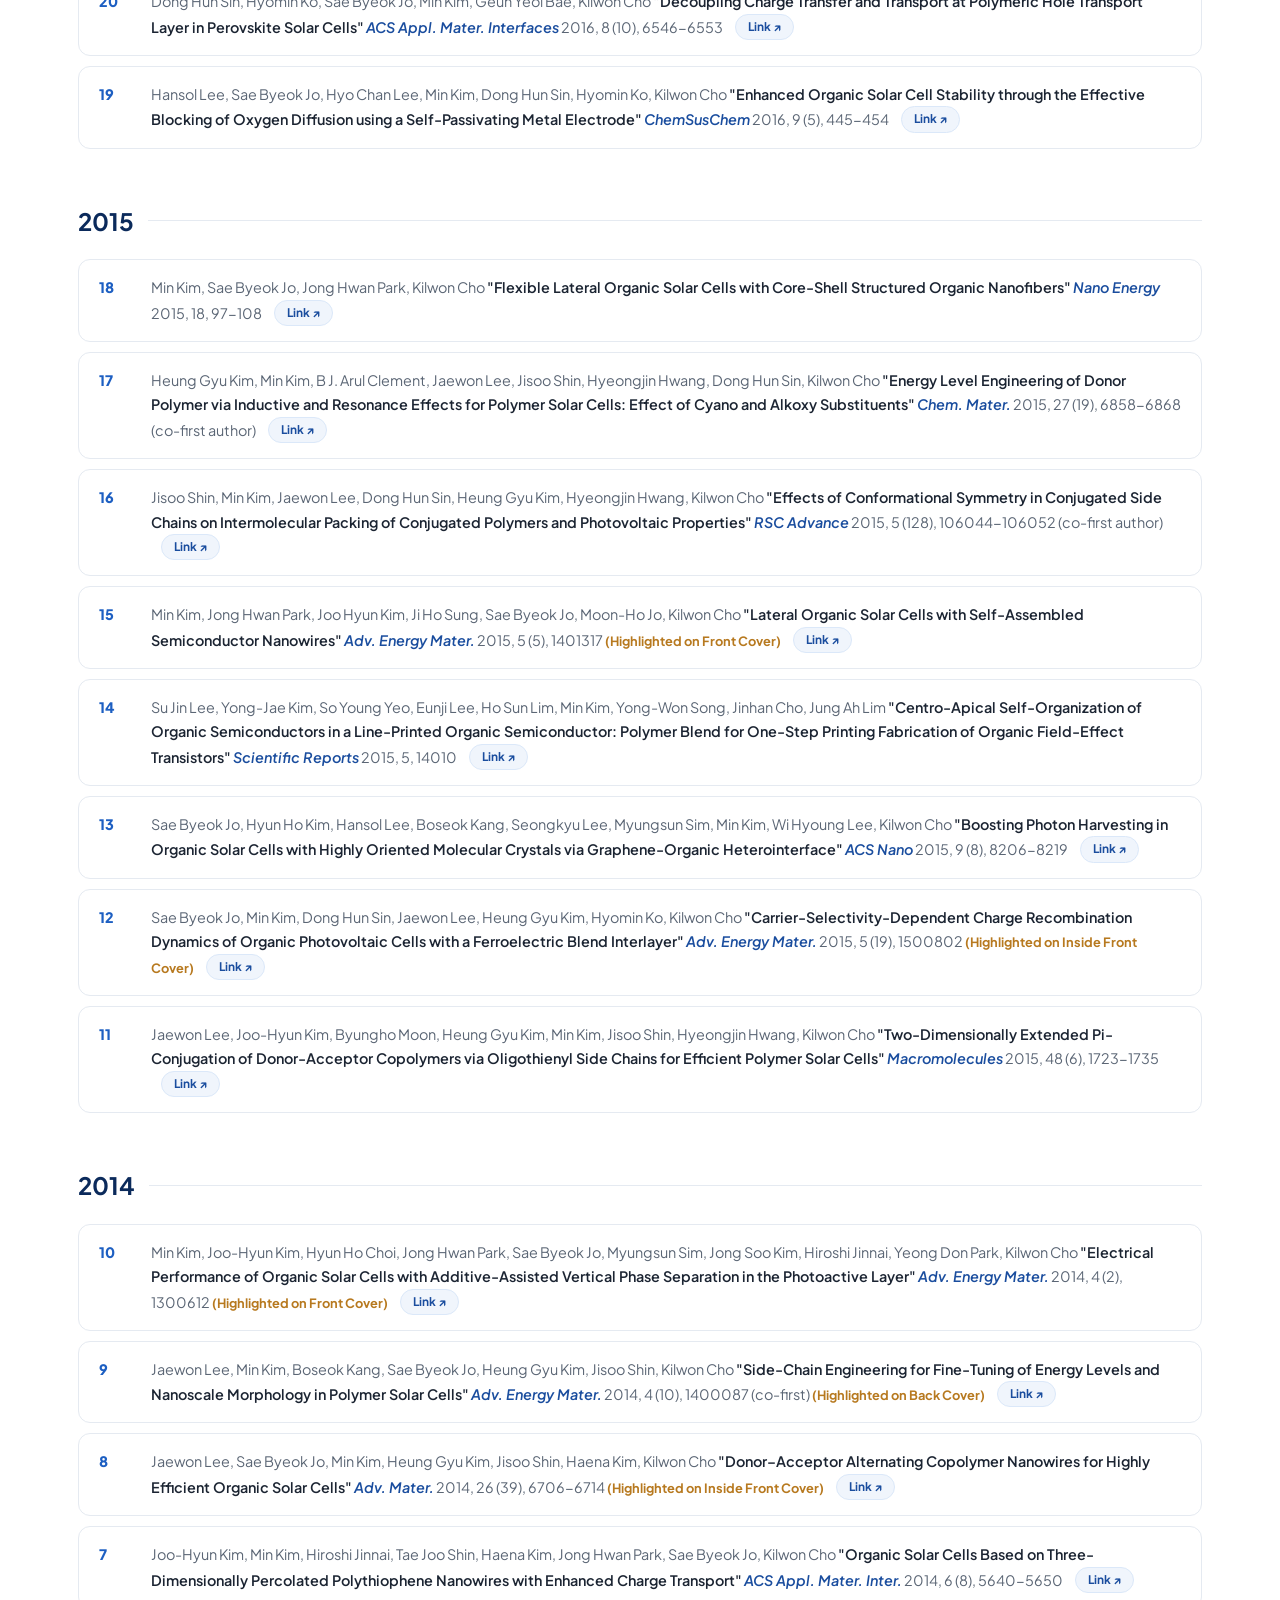
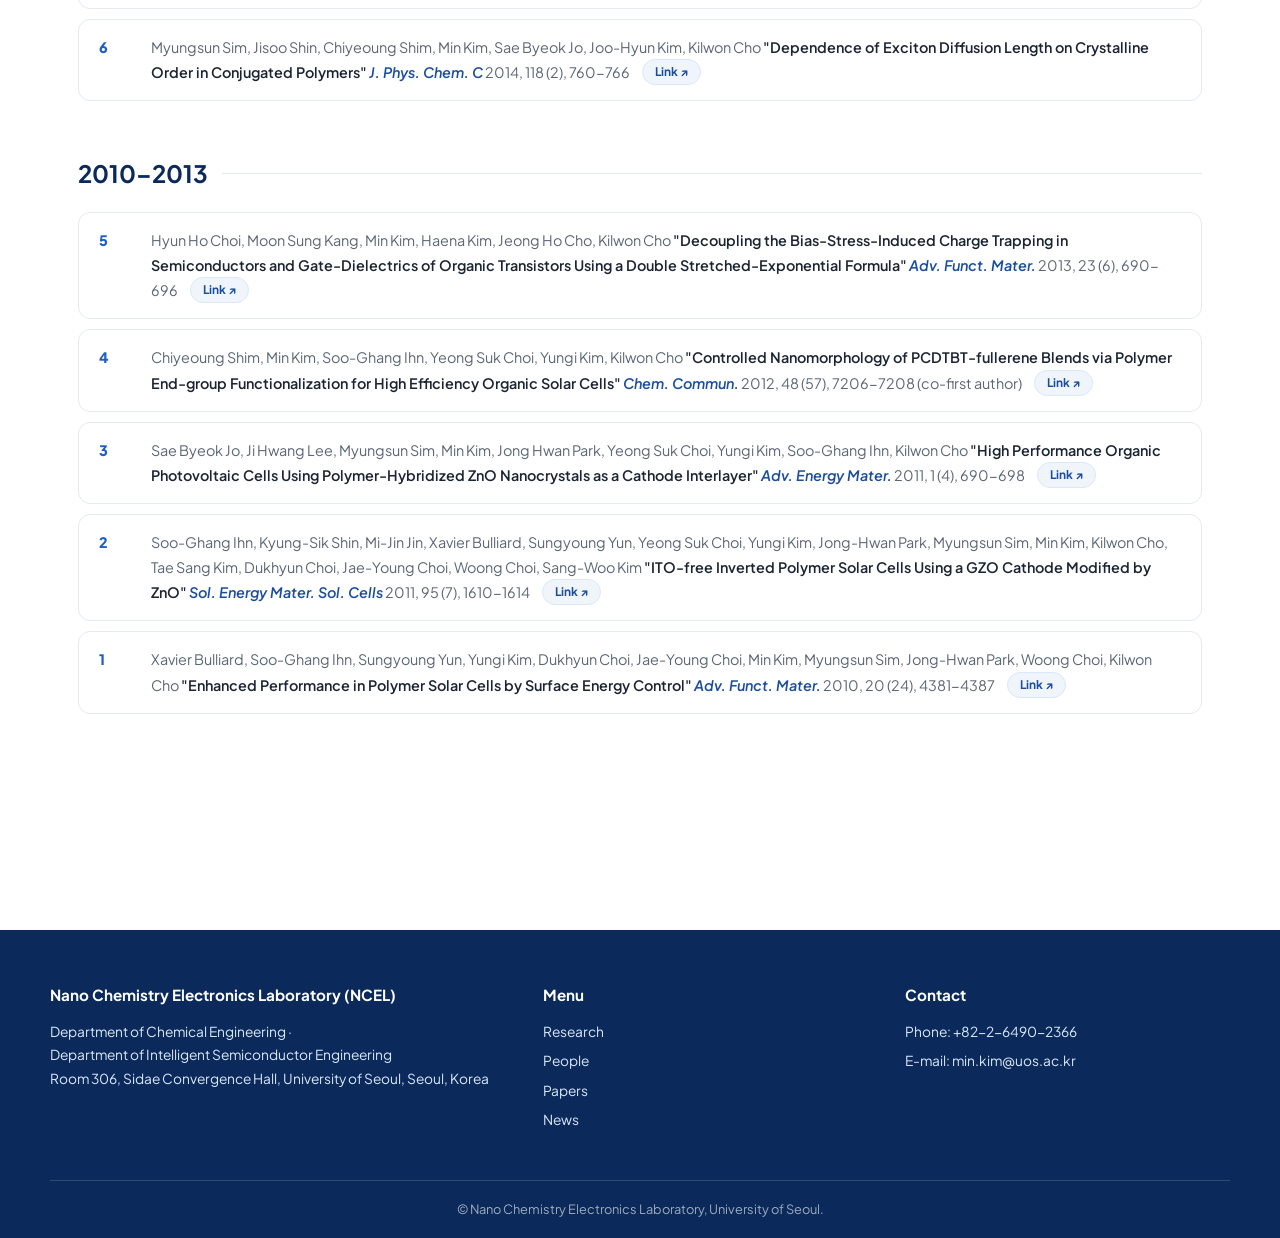
<file: papers.html>
<!DOCTYPE html>
<html lang="en">
<head>
<meta charset="UTF-8">
<meta name="viewport" content="width=device-width, initial-scale=1.0">
<title>Papers | NCEL</title>
<link rel="stylesheet" href="css/style.css">
</head>
<body>

<header class="site-header">
  <div class="container header-inner">
    <a class="brand" href="index.html">
      <span class="brand-mark">NCEL</span>
      <span class="brand-text">
        <strong>NANO CHEMISTRY ELECTRONICS LAB</strong>
        <span>Advanced Semiconductor Nanomaterials</span>
      </span>
    </a>
    <button class="nav-toggle" aria-label="Open menu"><span></span><span></span><span></span></button>
    <nav class="main-nav">
      <ul>
        <li><a href="index.html">HOME</a></li>
        <li><a href="news.html">News</a></li>
        <li><a href="professor.html">Professor</a></li>
        <li><a href="people.html">People</a></li>
        <li><a href="alumni.html">Alumni</a></li>
        <li><a href="papers.html" class="active">Papers</a></li>
        <li><a href="research.html">Research</a></li>
        <li><a href="gallery.html">Cover Gallery</a></li>
        <li><a href="contact.html">Contact</a></li>
      </ul>
    </nav>
  </div>
</header>

<section class="page-hero">
  <div class="container">
    <span class="kicker">Publications</span>
    <h1>Papers</h1>
    <p>Publications from our group. Click the Link button on each paper to view it at the journal. (Underlined authors: equal contribution)</p>
  </div>
</section>

<section class="section">
  <div class="container">

    <div class="year-block">
      <h2>Preparing... <span class="tag">IN PREPARATION</span></h2>
      <ul class="paper-list">
        <li><span class="num">–</span><span>Haedam Jin, Min Kim* <span class="title">"Low-dimensional Lead-free Perovskites for Humidity Sensor"</span> (in preparation)</span></li>
        <li><span class="num">–</span><span>Dongwook Lee, Min Kim* <span class="title">"Mitigating Ion Migration in Perovskite Solar Cells"</span></span></li>
        <li><span class="num">–</span><span>Dohun Baek, Chae Eun Lee, Min Kim* <span class="title">"Tin-Lead Solar Cells with Interfacial Passivations"</span></span></li>
        <li><span class="num">–</span><span>Suyeong Jo, Haedam Jin, Younghoon Kim*, Min Kim* <span class="title">"Ultrastable Perovskite LEDs"</span></span></li>
        <li><span class="num">–</span><span>Yeongju Chun, Younghoon Kim*, Jaewon Lee*, Min Kim* <span class="title">"Conjugated Passivations of PQDs for Solar Cells"</span></span></li>
        <li><span class="num">–</span><span>Chaewon Lee, Jaewon Lee*, Min Kim* <span class="title">"Interfacial Engineering of Perovskite Quantum Dot Solar Cells"</span></span></li>
        <li><span class="num">–</span><span>Tae Geon Lee, Du Yeol Ryu*, Min Kim* <span class="title">"Photodetectors with Spectral Enhancement from DBR"</span></span></li>
        <li><span class="num">–</span><span>Doyun Kim, Youngjong Kang*, Min Kim* <span class="title">"Transfer Methods for Perovskite Nanowires for Optoelectronics"</span></span></li>
        <li><span class="num">–</span><span>Jeongbeom Cha, Gi-Hwan Kim*, Min Kim* <span class="title">"Perovskite Solar Cells for Space Applications"</span></span></li>
        <li><span class="num">–</span><span>Jeongbeom Cha, Wonho Lee*, Min Kim* <span class="title">"Interfacial engineering for Perovskite Solar Cells"</span></span></li>
      </ul>
    </div>

    <div class="year-block">
      <h2>2026</h2>
      <ul class="paper-list">
        <li><span class="num">109</span><span>Doyun Kim, Min Kim* <span class="title">"Ambient Synthesis of Perovskite Nanowires for Optoelectronics"</span> (soon to be submitted)</span></li>
        <li><span class="num">108</span><span>Chaewon Lee, Yeongju Chun, Haedam Jin, Jeongbeom Cha, Dohun Baek, Doyun Kim, Tae Geon Lee, Dongwook Lee, Min Kim* <span class="title">"Dual-Interface Engineering Suppresses Voltage Losses in Perovskite Quantum-Dot Solar Cells"</span> <span class="journal">Korean J. Chem. Eng.</span> (accepted)</span></li>
        <li><span class="num">107</span><span>Yejin Whang, Seunghyeon Yeo, Haedam Jin, Seohyun Ban, Jeongbeom Cha, Doyun Kim, Chaewon Lee, Dohun Baek, Jinseck Kim*, Min Kim* <span class="title">"Conjugation-Length Engineering of Self-Assembled Interlayers for Defect Passivation and Energy-Level Alignment in Inverted Perovskite Solar Cells"</span> (under review)</span></li>
        <li><span class="num">106</span><span>Tae Geon Lee, Jungyup Yang*, Min Kim* <span class="title">"Polymer-Passivated Perovskite Photodetectors"</span> (soon to be submitted)</span></li>
        <li><span class="num">105</span><span>Yejin Whang, Kyeounghak Kim*, Min Kim* <span class="title">"Water-based Synthesis of Luminescent Perovskite Nanocrystals"</span> (soon to be submitted)</span></li>
        <li><span class="num">104</span><span>Jeongbeom Cha, Jongil Bae, Jeehoon Han*, Min Kim* <span class="title">"Recycling of Perovskite Solar Cells"</span> (under review)</span></li>
        <li><span class="num">103</span><span>Yunho Ahn, Bobae Lee, Haedam Jin, Min Kim*, JaeHong Park* <span class="title">"Photophysical Study on Perovskite Nanocrystals"</span> (under review)</span></li>
        <li><span class="num">102</span><span>Seohyun Ban, Gue Seon Lee, Jeongbeom Cha, Wonjong Lee, Haedam Jin, Doyun Kim, Yeongju Chun, Chae Eun Lee, Siwon Yun, Jongchul Lim*, Jeung Gon Kim*, Min Kim* <span class="title">"Grain-Boundary Anchoring of a Zwitterionic Copolymer Stabilizes the &alpha;-Phase Lattice of FA-Based Perovskites for Efficient Inverted Solar Cells"</span> <span class="journal">Appl. Surf. Sci.</span> (accepted)</span></li>
        <li><span class="num">101</span><span>Geon Yeong Park, Hyeji Han, Min-Jae Kim, Nara Han, Yong Cheon Park, Min Kim*, Jongchul Lim*, Dong Seok Ham* <span class="title">"Environmentally Friendly R2R Process for Flexible Perovskite Solar Cells via DMF-Free Cosolvent Ink"</span> <span class="journal">EcoMat</span> 2026, e70086 <a class="paper-link" href="https://scholar.google.com/scholar?q=%22Environmentally%20Friendly%20R2R%20Process%20for%20Flexible%20Perovskite%20Solar%20Cells%20via%20DMF-Free%20Cosolvent%20Ink%22" target="_blank" rel="noopener">Link &#8599;</a></span></li>
        <li><span class="num">100</span><span>ChaeEun Lee, Jong Chan Shin, Sang Wook Park, Dohun Baek, Seohyeon Ban, Doyun Kim, Dongwook Lee, Dong Gyu Lee, Tae Kyung Lee*, Minjae Lee*, Min Kim* <span class="title">"Oxidation-Safe p-Doping of Tin–Lead Perovskites Enabled by an Anion-Anchoring Bifunctional Copolymer"</span> <span class="journal">ACS Energy Lett.</span> (accepted) <a class="paper-link" href="https://scholar.google.com/scholar?q=%22Oxidation-Safe%20p-Doping%20of%20Tin%E2%80%93Lead%20Perovskites%20Enabled%20by%20an%20Anion-Anchoring%20Bifunctional%20Copolymer%22" target="_blank" rel="noopener">Link &#8599;</a></span></li>
        <li><span class="num">99</span><span>Dohun Baek, Doyun Kim, Dongwook Lee, Yejin Whang, Suyeong Jo, Chaewon Lee, Yeongju Chun, Min Kim* <span class="title">"Interfacial Design Principles in Mixed-Dimensional Perovskite Heterostructures: Bridging Nanostructure Chemistry and Device Functionality"</span> <span class="journal">Prog. Quantum Electron.</span> 2026, 109, 100636 <a class="paper-link" href="https://scholar.google.com/scholar?q=%22Interfacial%20Design%20Principles%20in%20Mixed-Dimensional%20Perovskite%20Heterostructures%3A%20Bridging%20Nanostructure%20Chemistry%20and%20Device%20Functionality%22" target="_blank" rel="noopener">Link &#8599;</a></span></li>
        <li><span class="num">98</span><span>Nahyeon Gu, Haedam Jin, Min Kim*, Yeong Don Park* <span class="title">"Development of Sensitive, High-Performance Organic Gas Sensors via Dimensionally Controlled Perovskites"</span> <span class="journal">Small Methods</span> 2026, e70781 <a class="paper-link" href="https://scholar.google.com/scholar?q=%22Development%20of%20Sensitive%2C%20High-Performance%20Organic%20Gas%20Sensors%20via%20Dimensionally%20Controlled%20Perovskites%22" target="_blank" rel="noopener">Link &#8599;</a></span></li>
        <li><span class="num">97</span><span>Phonnapha Tangthuam, Manaswee Suttipong, Zhang Ruiqin, Min Kim, Ho-Hsiu Chou, Ahmad Azmin Mohamad, Soorathep Kheawhom <span class="title">"High-voltage organic molecules for nonaqueous redox flow batteries: Molecular design rules for stability and energy density"</span> <span class="journal">Electrochimica Acta</span> 2026, 560, 148684 <a class="paper-link" href="https://scholar.google.com/scholar?q=%22High-voltage%20organic%20molecules%20for%20nonaqueous%20redox%20flow%20batteries%3A%20Molecular%20design%20rules%20for%20stability%20and%20energy%20density%22" target="_blank" rel="noopener">Link &#8599;</a></span></li>
        <li><span class="num">96</span><span>Gibaek Lee, Haedam Jin, Dohun Baek, Jeongbeom Cha, Suyeong Jo, Tae Oh Yoon, Min Kim* <span class="title">"Copper valence control enables stable lead-free Cs3Cu2Cl5 for white light-emitting diodes"</span> <span class="journal">Solid State Commun.</span> 2026, 411, 116388 <a class="paper-link" href="https://scholar.google.com/scholar?q=%22Copper%20valence%20control%20enables%20stable%20lead-free%20Cs3Cu2Cl5%20for%20white%20light-emitting%20diodes%22" target="_blank" rel="noopener">Link &#8599;</a></span></li>
        <li><span class="num">95</span><span>Jeongmin Lee, Jeongbeom Cha, Haedam Jin, Gibaek Lee, Min Kim*, Sung Kon Kim* <span class="title">"Synergistic lithium-ion transport in perovskite–halloysite nanotube composite solid electrolytes for high-performance lithium metal batteries"</span> <span class="journal">Chem. Eng. J.</span> 2026, 531, 173897 <a class="paper-link" href="https://scholar.google.com/scholar?q=%22Synergistic%20lithium-ion%20transport%20in%20perovskite%E2%80%93halloysite%20nanotube%20composite%20solid%20electrolytes%20for%20high-performance%20lithium%20metal%20batteries%22" target="_blank" rel="noopener">Link &#8599;</a></span></li>
        <li><span class="num">94</span><span>Wonjong Lee, Jeongbeom Cha, Muhammad Adnan, Zobia Irshad, Sunkyu Kim, Siwon Yun, Hyeji Han, Chi Keung Song, Woo-Jin Song*, Min Kim*, Jongchul Lim* <span class="title">"Bulk Passivation via Surface Engineering with Low-Dimensional Inorganic Perovskites"</span> <span class="journal">Adv. Mater. Interfaces</span> 2026, 13, 5, e00980 <a class="paper-link" href="https://scholar.google.com/scholar?q=%22Bulk%20Passivation%20via%20Surface%20Engineering%20with%20Low-Dimensional%20Inorganic%20Perovskites%22" target="_blank" rel="noopener">Link &#8599;</a></span></li>
        <li><span class="num">93</span><span>Junhyoung Park, Andrea Olivati, Mirko Prato, Min Kim, Annamaria Petrozza* <span class="title">"Co-evaporated Formamidinium tin triiodide with suppressed p-type self-doping"</span> <span class="journal">ACS Energy Lett.</span> 2026, 11, 374-377 <a class="paper-link" href="https://scholar.google.com/scholar?q=%22Co-evaporated%20Formamidinium%20tin%20triiodide%20with%20suppressed%20p-type%20self-doping%22" target="_blank" rel="noopener">Link &#8599;</a></span></li>
        <li><span class="num">92</span><span>Jeongbeom Cha, Jaegwan Sin, Dohun Baek, Meng Qiang Li, Haedam Jin, Moonhoe Kim, Wonjong Lee, Sunkyu Kim, Siwon Yun, Gibaek Lee, Jongchul Lim, Young Yong Kim, Jaewon Lee*, Jungyup Yang*, Min Kim* <span class="title">"Cyclic Structured Ionic Molecules Formulating Multi-Dimensional Perovskite Structures of Highly Stable and Efficient Perovskite Solar Cells"</span> <span class="journal">Adv. Funct. Mater.</span> 2026, 36, 18, e21541 <span class="cover-note">(Inside Back Cover)</span> <a class="paper-link" href="https://scholar.google.com/scholar?q=%22Cyclic%20Structured%20Ionic%20Molecules%20Formulating%20Multi-Dimensional%20Perovskite%20Structures%20of%20Highly%20Stable%20and%20Efficient%20Perovskite%20Solar%20Cells%22" target="_blank" rel="noopener">Link &#8599;</a></span></li>
      </ul>
    </div>

    <div class="year-block">
      <h2>2025 <span class="tag">UOS</span></h2>
      <ul class="paper-list">
        <li><span class="num">91</span><span>Dohun Baek, Meng Qiang Li, Jeongbeom Cha, Shabaz Alam, Subin Choi, Hye Min Oh*, Jinseck Kim*, Jaewon Lee*, Min Kim* <span class="title">"Bidentate Coordination-Induced Trap Passivation and Phase Stability in Perovskite Solar Cells via Ionic Liquid Engineering"</span> <span class="journal">J. Mater. Chem. A</span> 2025, 13, 39735-39747 <span class="cover-note">(Journal Back Cover)</span> <a class="paper-link" href="https://scholar.google.com/scholar?q=%22Bidentate%20Coordination-Induced%20Trap%20Passivation%20and%20Phase%20Stability%20in%20Perovskite%20Solar%20Cells%20via%20Ionic%20Liquid%20Engineering%22" target="_blank" rel="noopener">Link &#8599;</a></span></li>
        <li><span class="num">90</span><span>Jongil Bae, Jeongbeom Cha, Min Kim*, Jeehoon Han* <span class="title">"Advancing Perovskite Solar Cells with Biomass-Derived Solvents: A Pathway to Sustainability"</span> <span class="journal">Green Chem.</span> 2025, 27, 10598-10611 <span class="cover-note">(Journal Cover)</span> <a class="paper-link" href="https://scholar.google.com/scholar?q=%22Advancing%20Perovskite%20Solar%20Cells%20with%20Biomass-Derived%20Solvents%3A%20A%20Pathway%20to%20Sustainability%22" target="_blank" rel="noopener">Link &#8599;</a></span></li>
        <li><span class="num">89</span><span>Tae Oh Yoon, Shabaz Alam, Dohun Baek, Dongwoon Lee, Hyemi Na, Jeongbeom Cha, Haedam Jin, Myeoungwon Lee, Meng Qian Li, Seoju Yang, Sanghun Han, Gayoung Seo, Jongmin Choi, Jaeyoung Jang*, Jaewon Lee*, Min Kim* <span class="title">"Conjugated Polymer-Driven Compact Crystal Packing and Efficient Charge Transport in Perovskite Quantum Dot Solar Cells"</span> <span class="journal">Small</span> 2025, 2504757 <span class="cover-note">(Frontispiece cover)</span> <a class="paper-link" href="https://scholar.google.com/scholar?q=%22Conjugated%20Polymer-Driven%20Compact%20Crystal%20Packing%20and%20Efficient%20Charge%20Transport%20in%20Perovskite%20Quantum%20Dot%20Solar%20Cells%22" target="_blank" rel="noopener">Link &#8599;</a></span></li>
        <li><span class="num">88</span><span>Su Min Park, Haedam Jin, Jeongbeom Cha, Dohun Baek, Gibaek Lee, Jongchul Lim*, Min Kim* <span class="title">"Interface Engineering for Efficient and Stable Back-Contact Perovskite Solar Cells"</span> <span class="journal">J. Power Sources</span> 2025, 654, 237703 <a class="paper-link" href="https://scholar.google.com/scholar?q=%22Interface%20Engineering%20for%20Efficient%20and%20Stable%20Back-Contact%20Perovskite%20Solar%20Cells%22" target="_blank" rel="noopener">Link &#8599;</a></span></li>
        <li><span class="num">87</span><span>Dohun Baek, Eunseo Nam, Su Min Park, Jeongbeom Cha, Haedam Jin, Hyeongyu Kim, Jihun Lee, Kihyun Kim*, Min Kim* <span class="title">"Perovskite Quantum Dot-Enhanced Silicon Photodetectors for High-Performance Infrared Sensing"</span> <span class="journal">Small Sci.</span> 2025, 5, 9, 2500170 <a class="paper-link" href="https://scholar.google.com/scholar?q=%22Perovskite%20Quantum%20Dot-Enhanced%20Silicon%20Photodetectors%20for%20High-Performance%20Infrared%20Sensing%22" target="_blank" rel="noopener">Link &#8599;</a></span></li>
        <li><span class="num">86</span><span>Siwon Yun, Hyeji Han, Muhammad Adnan, Wonjong Lee, Min Kim*, Jongchul Lim*, Jinseck Kim* <span class="title">"Electron Transport Bi-layer Design for Perovskite-Based Tandem Solar Cells Using Thermal Evaporation"</span> <span class="journal">Chemistry-Methods</span> 2025, 2500015 <a class="paper-link" href="https://scholar.google.com/scholar?q=%22Electron%20Transport%20Bi-layer%20Design%20for%20Perovskite-Based%20Tandem%20Solar%20Cells%20Using%20Thermal%20Evaporation%22" target="_blank" rel="noopener">Link &#8599;</a></span></li>
        <li><span class="num">85</span><span>Seok Joo Yang*, Sung Won Song, Chaneui Park, Jinhyeok Choi, Eunho Lee, Min Kim* <span class="title">"Protocols for Degradation Assessment and Stability Enhancement in Perovskite Solar Cells"</span> <span class="journal">Chem. Commun.</span> 2025, 61, 6722-6738 <a class="paper-link" href="https://scholar.google.com/scholar?q=%22Protocols%20for%20Degradation%20Assessment%20and%20Stability%20Enhancement%20in%20Perovskite%20Solar%20Cells%22" target="_blank" rel="noopener">Link &#8599;</a></span></li>
        <li><span class="num">84</span><span>Hyeji Han, Siwon Yun, Zobia Irshad, Wonjong Lee, Min Kim*, Jongchul Lim*, Jinseck Kim* <span class="title">"Vacuum Processability of Self-Assembled Monolayers and Their Chemical Interaction with Perovskite Interfaces"</span> <span class="journal">Energies</span> 2025, 18, 7, 1782 <a class="paper-link" href="https://scholar.google.com/scholar?q=%22Vacuum%20Processability%20of%20Self-Assembled%20Monolayers%20and%20Their%20Chemical%20Interaction%20with%20Perovskite%20Interfaces%22" target="_blank" rel="noopener">Link &#8599;</a></span></li>
        <li><span class="num">83</span><span>M. Thien Phung, T. Thu Phuong Vu, Seung Beop Lee, Ing Kong, Min Kim, Mohammad Shaheer Akhtar*, O-Bong Yang* <span class="title">"Coupling of Ammonium Dihydrogen Phosphate Additives with LiPF6 Electrolytes for Improving Thermal Stability and Performance of Lithium-Ion Batteries"</span> <span class="journal">Micromachines</span> 2025, 16 (9), 966 <a class="paper-link" href="https://scholar.google.com/scholar?q=%22Coupling%20of%20Ammonium%20Dihydrogen%20Phosphate%20Additives%20with%20LiPF6%20Electrolytes%20for%20Improving%20Thermal%20Stability%20and%20Performance%20of%20Lithium-Ion%20Batteries%22" target="_blank" rel="noopener">Link &#8599;</a></span></li>
        <li><span class="num">82</span><span>Chae Eun Lee, Dohun Baek, Hyemi Na, Min Kim* <span class="title">"Tin-Lead Perovskite Solar Cells Incorporating Tin-Lead Perovskite Quantum Dots for Enhancing Photovoltaic Performance"</span> <span class="journal">Curr. Photovoltaic Res.</span> 2025, 13(2), 77-82 <a class="paper-link" href="https://scholar.google.com/scholar?q=%22Tin-Lead%20Perovskite%20Solar%20Cells%20Incorporating%20Tin-Lead%20Perovskite%20Quantum%20Dots%20for%20Enhancing%20Photovoltaic%20Performance%22" target="_blank" rel="noopener">Link &#8599;</a></span></li>
        <li><span class="num">81</span><span>Hansol Lee, Hoimin Kim, Haedam Jin, Seungju Kang, Tae Woong Yoon, Dongki Lee, Guobing Zhang, Min Kim*, Boseok Kang* <span class="title">"Popping the Ion-Basket: Enhancing Thermoelectric Performance of Conjugated Polymers by Blending with Latently Dissociable Perovskite Quantum Dots"</span> <span class="journal">Adv. Sci.</span> 2025, 12, 11, 2412663 <a class="paper-link" href="https://scholar.google.com/scholar?q=%22Popping%20the%20Ion-Basket%3A%20Enhancing%20Thermoelectric%20Performance%20of%20Conjugated%20Polymers%20by%20Blending%20with%20Latently%20Dissociable%20Perovskite%20Quantum%20Dots%22" target="_blank" rel="noopener">Link &#8599;</a></span></li>
      </ul>
    </div>

    <div class="year-block">
      <h2>2024</h2>
      <ul class="paper-list">
        <li><span class="num">80</span><span>Geon Yeong Park, Jeongin Lim, Hyuntae Choi, Min Kim, Seulki Song*, Dong Seok Ham* <span class="title">"Polyethyleneimine-Assisted SnO2 Electron Transport Layers for Roll-to-Roll Processed Perovskite Solar Cells"</span> <span class="journal">Korean J. Chem. Eng.</span> 2024, 41, 3805–3812 <a class="paper-link" href="https://scholar.google.com/scholar?q=%22Polyethyleneimine-Assisted%20SnO2%20Electron%20Transport%20Layers%20for%20Roll-to-Roll%20Processed%20Perovskite%20Solar%20Cells%22" target="_blank" rel="noopener">Link &#8599;</a></span></li>
        <li><span class="num">79</span><span>Su Min Park, Sang Wook Park, Haedam Jin, Dohun Baek, Jeongbeom Cha, Weon-Sik Chae, Tae Kyung Lee*, Min Kim* <span class="title">"Interfacial Engineering for Controlled Crystal Mosaicity in Single-Crystalline Perovskite Films"</span> <span class="journal">Small</span> 2024, 20, 46, 2404958 <span class="cover-note">(Frontispiece cover)</span> <a class="paper-link" href="https://scholar.google.com/scholar?q=%22Interfacial%20Engineering%20for%20Controlled%20Crystal%20Mosaicity%20in%20Single-Crystalline%20Perovskite%20Films%22" target="_blank" rel="noopener">Link &#8599;</a></span></li>
        <li><span class="num">78</span><span>Hyemi Na, Shabaz Alam, Gayoung Ham, Dohun Baek, Tae Oh Yoon, Gibaek Lee, Meng Qiang Li, Myeongwon Lee, Hyojung Cha*, Jaewon Lee*, Min Kim* <span class="title">"Interlayer Molecular Doping to Enhance Efficiency in Tin Perovskite Solar Cells"</span> <span class="journal">ACS Energy Lett.</span> 2024, 9, 9, 4306−4315 <span class="cover-note">(Journal Cover)</span> <a class="paper-link" href="https://scholar.google.com/scholar?q=%22Interlayer%20Molecular%20Doping%20to%20Enhance%20Efficiency%20in%20Tin%20Perovskite%20Solar%20Cells%22" target="_blank" rel="noopener">Link &#8599;</a></span></li>
        <li><span class="num">77</span><span>Mi Kyong Kim, Su Min Park, Haedam Jin, Jeongbeom Cha, Dohun Baek, Tae Oh Yoon, Gibaek Lee, Se Gyo Han, Sae Byeok Jo, Seok Joo Yang, Min Kim* <span class="title">"Uniaxial Alignment of Perovskite Nanowires via Brush Painting Technique for Efficient Flexible Polarized Photodetectors"</span> <span class="journal">J. Mater. Sci. Technol.</span> 2025, 207, 24-33 <a class="paper-link" href="https://scholar.google.com/scholar?q=%22Uniaxial%20Alignment%20of%20Perovskite%20Nanowires%20via%20Brush%20Painting%20Technique%20for%20Efficient%20Flexible%20Polarized%20Photodetectors%22" target="_blank" rel="noopener">Link &#8599;</a></span></li>
        <li><span class="num">76</span><span>Geon Yeong Park, Min-Jae Kim, Joon Young Oh, Hoimin Kim, Boseok Kang, Seong-Keun Cho, Woo Jin Choi, Min Kim*, Dong Seok Ham* <span class="title">"High-Throughput Roll-to-Roll Processed Large-Area Perovskite Solar Cells Using Rapid Radiation Annealing Technique"</span> <span class="journal">ACS Appl. Mater. Interfaces</span> 2024, 16, 21, 27410–27418 <span class="cover-note">(Journal Cover)</span> <a class="paper-link" href="https://scholar.google.com/scholar?q=%22High-Throughput%20Roll-to-Roll%20Processed%20Large-Area%20Perovskite%20Solar%20Cells%20Using%20Rapid%20Radiation%20Annealing%20Technique%22" target="_blank" rel="noopener">Link &#8599;</a></span></li>
        <li><span class="num">75</span><span>Ming Hong, Wooseong Jo, Sang-A Jo, Haedam Jin, Min Kim*, Chang Yeon Lee*, Yeong Don Park* <span class="title">"Enhanced Gas Sensing Characteristics of a Polythiophene Gas Sensor Blended with UiO-66 via Ligand Functionalization"</span> <span class="journal">Adv. Electron. Mater.</span> 2024, 10, 8, 2300901 <a class="paper-link" href="https://scholar.google.com/scholar?q=%22Enhanced%20Gas%20Sensing%20Characteristics%20of%20a%20Polythiophene%20Gas%20Sensor%20Blended%20with%20UiO-66%20via%20Ligand%20Functionalization%22" target="_blank" rel="noopener">Link &#8599;</a></span></li>
        <li><span class="num">74</span><span>Shabaz Alam, Seoju Yang, Yeonwook Jeong, Meng Qiang Li, Geon Yeong Park, Min Kim*, Jaewon Lee* <span class="title">"Critical role of the end-group acceptor in enhancing the efficiency of indacenodithiophene-benzothiadiazole-linked nonfullerene organic solar cells through morphology optimization"</span> <span class="journal">Syn. Met.</span> 2024, 305, 117605 <a class="paper-link" href="https://scholar.google.com/scholar?q=%22Critical%20role%20of%20the%20end-group%20acceptor%20in%20enhancing%20the%20efficiency%20of%20indacenodithiophene-benzothiadiazole-linked%20nonfullerene%20organic%20solar%20cells%20through%20morphology%20optimization%22" target="_blank" rel="noopener">Link &#8599;</a></span></li>
        <li><span class="num">73</span><span>Jeongbeom Cha, Seok Joo Yang*, Min Kim* <span class="title">"Chitin-Integrated High-Quality Perovskite Films for Efficient Solar Cell Fabrication in Ambient Conditions"</span> <span class="journal">Mater. Lett.</span> 2024, 136154 <a class="paper-link" href="https://scholar.google.com/scholar?q=%22Chitin-Integrated%20High-Quality%20Perovskite%20Films%20for%20Efficient%20Solar%20Cell%20Fabrication%20in%20Ambient%20Conditions%22" target="_blank" rel="noopener">Link &#8599;</a></span></li>
        <li><span class="num">72</span><span>Jeongbeom Cha, Cheong Beom Lee, Su Min Park, Dohun Baek, Sunkyu Kim, Se Gyo Han, Haedam Jin, Seok Joo Yang, Jongchul Lim*, Kyeounghak Kim*, Min Kim* <span class="title">"Lattice-Matched In-Situ-Formed 1D Perovskite Phase in Multi-Dimensional Solar Cells Achieving High Phase Stability and Favorable Energy Landscape"</span> <span class="journal">Chem. Eng. J.</span> 2024, 484, 149280 <a class="paper-link" href="https://scholar.google.com/scholar?q=%22Lattice-Matched%20In-Situ-Formed%201D%20Perovskite%20Phase%20in%20Multi-Dimensional%20Solar%20Cells%20Achieving%20High%20Phase%20Stability%20and%20Favorable%20Energy%20Landscape%22" target="_blank" rel="noopener">Link &#8599;</a></span></li>
        <li><span class="num">71</span><span>Prasun Kumar, Vivek Kumar Shukla, Min Kim, Ranbir Singh* <span class="title">"A Comprehensive Review on Dark Current in Perovskite Photodetectors: Origin, Drawbacks, and Reducing Strategies"</span> <span class="journal">Sens. Actuators A</span> 2024, 369, 115076 <a class="paper-link" href="https://scholar.google.com/scholar?q=%22A%20Comprehensive%20Review%20on%20Dark%20Current%20in%20Perovskite%20Photodetectors%3A%20Origin%2C%20Drawbacks%2C%20and%20Reducing%20Strategies%22" target="_blank" rel="noopener">Link &#8599;</a></span></li>
      </ul>
    </div>

    <div class="year-block">
      <h2>2023</h2>
      <ul class="paper-list">
        <li><span class="num">70</span><span>Jeongbeom Cha, Dohun Baek, Haedam Jin, Hyemi Na, Geon Yeong Park, Dong Seok Ham, Min Kim* <span class="title">"Utilizing Machine Learning and Diode Physics to Investigate the Effects of Stoichiometry on Photovoltaic Performance in Sequentially Processed Perovskite Solar Cells"</span> <span class="journal">ACS Omega</span> 2023, 8, 44, 41558 <span class="cover-note">(Journal Cover)</span> <a class="paper-link" href="https://scholar.google.com/scholar?q=%22Utilizing%20Machine%20Learning%20and%20Diode%20Physics%20to%20Investigate%20the%20Effects%20of%20Stoichiometry%20on%20Photovoltaic%20Performance%20in%20Sequentially%20Processed%20Perovskite%20Solar%20Cells%22" target="_blank" rel="noopener">Link &#8599;</a></span></li>
        <li><span class="num">69</span><span>Duho Jang, Haedam Jin, Min Kim*, Yeong Don Park* <span class="title">"Polymeric Interfacial Engineering Approach to Perovskite-functionalized Organic Transistor-type Gas Sensors"</span> <span class="journal">Chem. Eng. J.</span> 2023, 473, 145482 <a class="paper-link" href="https://scholar.google.com/scholar?q=%22Polymeric%20Interfacial%20Engineering%20Approach%20to%20Perovskite-functionalized%20Organic%20Transistor-type%20Gas%20Sensors%22" target="_blank" rel="noopener">Link &#8599;</a></span></li>
        <li><span class="num">68</span><span>Muhammad Adnan, Zobia Irshad, Wonjong Lee, Min Kim*, Jongchul Lim* <span class="title">"Efficient Ternary Active Layer Materials for Organic Photovoltaics"</span> <span class="journal">Solar Energy</span> 2023, 257, 324 <a class="paper-link" href="https://scholar.google.com/scholar?q=%22Efficient%20Ternary%20Active%20Layer%20Materials%20for%20Organic%20Photovoltaics%22" target="_blank" rel="noopener">Link &#8599;</a></span></li>
        <li><span class="num">67</span><span>Dohun Baek, Geon Yeong Park, Jeongbeom Cha, Hyemi Na, Dong Seok Ham*, Min Kim* <span class="title">"Enhancing the Efficiency and Scalability of Perovskite Solar Cells through Pseudo-Halide Salt Addition"</span> <span class="journal">J. Mater. Sci. Technol.</span> 2023, 165, 161 <a class="paper-link" href="https://scholar.google.com/scholar?q=%22Enhancing%20the%20Efficiency%20and%20Scalability%20of%20Perovskite%20Solar%20Cells%20through%20Pseudo-Halide%20Salt%20Addition%22" target="_blank" rel="noopener">Link &#8599;</a></span></li>
        <li><span class="num">66</span><span>Minyoung Jeong, Se Gyo Han, Woong Sung, Seunghyun Kim, Jiwoo Min, Mi Kyong Kim, Wookjin Choi, Hansol Lee, Dongki Lee, Min Kim*, Kilwon Cho* <span class="title">"Photomultiplication-type Organic Photodetectors with High EQE-bandwidth Product by Introducing a Perovskite Quantum Dot Interlayer"</span> <span class="journal">Adv. Funct. Mater.</span> 2023, 33, 2300695 <a class="paper-link" href="https://scholar.google.com/scholar?q=%22Photomultiplication-type%20Organic%20Photodetectors%20with%20High%20EQE-bandwidth%20Product%20by%20Introducing%20a%20Perovskite%20Quantum%20Dot%20Interlayer%22" target="_blank" rel="noopener">Link &#8599;</a></span></li>
        <li><span class="num">65</span><span>Hyemi Na, Meng Qiang Li, Jeongbeom Cha, Sunkyu Kim, Haedam Jin, Mi Kyong Kim, Suhui Sim, Myeongwon Lee, Minjeong Kim, Jongchul Lim, Jaewon Lee*, Min Kim* <span class="title">"Passivating detrimental grain boundaries in perovskite films with strongly interacting polymer for achieving high-efficiency and stable perovskite solar cells"</span> <span class="journal">Appl. Surf. Sci.</span> 2023, 626, 157209 <a class="paper-link" href="https://scholar.google.com/scholar?q=%22Passivating%20detrimental%20grain%20boundaries%20in%20perovskite%20films%20with%20strongly%20interacting%20polymer%20for%20achieving%20high-efficiency%20and%20stable%20perovskite%20solar%20cells%22" target="_blank" rel="noopener">Link &#8599;</a></span></li>
        <li><span class="num">64</span><span>Haedam Jin, Geon Yeong Park, Mi Kyong Kim, Jeongbeom Cha, Dong Seok Ham*, Min Kim* <span class="title">"Eco-friendly Solvent-Processible and Highly Luminescent Perovskite Nanocrystals with Polymer Zwitterions for Air-Stable Optoelectronics"</span> <span class="journal">Chem. Eng. J.</span> 2023, 459, 141531 <a class="paper-link" href="https://scholar.google.com/scholar?q=%22Eco-friendly%20Solvent-Processible%20and%20Highly%20Luminescent%20Perovskite%20Nanocrystals%20with%20Polymer%20Zwitterions%20for%20Air-Stable%20Optoelectronics%22" target="_blank" rel="noopener">Link &#8599;</a></span></li>
      </ul>
    </div>

    <div class="year-block">
      <h2>2022</h2>
      <ul class="paper-list">
        <li><span class="num">63</span><span>Mi Kyong Kim, Jeongbeom Cha, Haedam Jin, Min Kim* <span class="title">"Facile Synthesis of Cs3Bi2Br9 Perovskite Nanoplates with Low-Polarity Antisolvents for Photodetection Applications"</span> <span class="journal">Mater. Lett.</span> 2023, 333, 133577 <a class="paper-link" href="https://scholar.google.com/scholar?q=%22Facile%20Synthesis%20of%20Cs3Bi2Br9%20Perovskite%20Nanoplates%20with%20Low-Polarity%20Antisolvents%20for%20Photodetection%20Applications%22" target="_blank" rel="noopener">Link &#8599;</a></span></li>
        <li><span class="num">62</span><span>Seok Joo Yang*, Haedam Jin, Jeongbeom Cha, Mi Kyong Kim, Dohun Baek, Hyemi Na, Min Kim* <span class="title">"Elucidating Degradation Mechanisms of Mixed Cation Foramidinium-based Perovskite Solar Cells under Device Operation Conditions"</span> <span class="journal">Appl. Surf. Sci.</span> 2023, 612, 155805 <a class="paper-link" href="https://scholar.google.com/scholar?q=%22Elucidating%20Degradation%20Mechanisms%20of%20Mixed%20Cation%20Foramidinium-based%20Perovskite%20Solar%20Cells%20under%20Device%20Operation%20Conditions%22" target="_blank" rel="noopener">Link &#8599;</a></span></li>
        <li><span class="num">61</span><span>Jeongbeom Cha, Mi Kyong Kim, Wonjong Lee, Haedam Jin, Hyemi Na, Dinh Cung Tien Nguyen, Soo-Hyoung Lee*, Jongchul Lim*, Min Kim* <span class="title">"Perovskite Nanowires as Defect Passivators and Charge Transport Networks for Efficient and Stable Perovskite Solar Cells"</span> <span class="journal">Chem. Eng. J.</span> 2023, 451, 138920 <a class="paper-link" href="https://scholar.google.com/scholar?q=%22Perovskite%20Nanowires%20as%20Defect%20Passivators%20and%20Charge%20Transport%20Networks%20for%20Efficient%20and%20Stable%20Perovskite%20Solar%20Cells%22" target="_blank" rel="noopener">Link &#8599;</a></span></li>
        <li><span class="num">60</span><span>Mi Kyong Kim, Zumuukhorol Munkhsaikhan, Se Gyo Han, Su Min Park, Haedam Jin, Jeongbeom Cha, Seok Joo Yang, Jungyoon Seo, Hwa Sung Lee*, Chel-Jong Choi*, Min Kim* <span class="title">"Structural Engineering of Single-Crystal-like Perovskite Nanocrystals for Ultrasensitive Photodetector Applications"</span> <span class="journal">J. Mater. Chem. C</span> 2022, 10, 11401 <a class="paper-link" href="https://scholar.google.com/scholar?q=%22Structural%20Engineering%20of%20Single-Crystal-like%20Perovskite%20Nanocrystals%20for%20Ultrasensitive%20Photodetector%20Applications%22" target="_blank" rel="noopener">Link &#8599;</a></span></li>
        <li><span class="num">59</span><span>Hoseok Lee, Donghwa Lee, Haedam Jin, Dohun Baek, Mi Kyong Kim, Jeongbeom Cha, Sung-Kon Kim*, Min Kim* <span class="title">"Optical Humidity Sensor based on Lead-Free Cu-based Perovskite Nanomaterials"</span> <span class="journal">Nanoscale Adv.</span> 2022, 4, 3309 <span class="cover-note">(Journal back cover)</span> <a class="paper-link" href="https://scholar.google.com/scholar?q=%22Optical%20Humidity%20Sensor%20based%20on%20Lead-Free%20Cu-based%20Perovskite%20Nanomaterials%22" target="_blank" rel="noopener">Link &#8599;</a></span></li>
        <li><span class="num">58</span><span>Eun Hye Kwon, Miyeon Kim, Chang Yeon Lee*, Min Kim*, Yeong Don Park* <span class="title">"Metal–Organic-Framework-Decorated Carbon Nanofibers with Enhanced Gas Sensitivity when Incorporated into an Organic Semiconductor-based Gas Sensor"</span> <span class="journal">ACS Appl. Mater. Interfaces</span> 2022, 14, 8, 10637–10647 <a class="paper-link" href="https://scholar.google.com/scholar?q=%22Metal%E2%80%93Organic-Framework-Decorated%20Carbon%20Nanofibers%20with%20Enhanced%20Gas%20Sensitivity%20when%20Incorporated%20into%20an%20Organic%20Semiconductor-based%20Gas%20Sensor%22" target="_blank" rel="noopener">Link &#8599;</a></span></li>
      </ul>
    </div>

    <div class="year-block">
      <h2>2021</h2>
      <ul class="paper-list">
        <li><span class="num">57</span><span>Jeongbeom Cha, Haedam Jin, Mi Kyong Kim, Jong Hwan Park, Min Kim* <span class="title">"Evaporation-Controlled Spray Deposition Process Achieving Ultrasmooth Photoactive Layer for Efficient Organic Solar Cells"</span> <span class="journal">Surf. Interfaces</span> 2022, 28, 101669 <a class="paper-link" href="https://scholar.google.com/scholar?q=%22Evaporation-Controlled%20Spray%20Deposition%20Process%20Achieving%20Ultrasmooth%20Photoactive%20Layer%20for%20Efficient%20Organic%20Solar%20Cells%22" target="_blank" rel="noopener">Link &#8599;</a></span></li>
        <li><span class="num">56</span><span>Dong Seok Ham, Woo Jin Choi, Hongseok Yun, Min Kim, Dong-Hyun Yeo, Bumjoon J. Kim*, Jae Heung Lee* <span class="title">"Influence of Drying Conditions on Device Performances of Anti-Solvent Assisted Roll-to-Roll Slot Die Coated Perovskite Solar Cells"</span> <span class="journal">ACS Appl. Energy Mater.</span> 2021, 4, 8, 7611–7621 <a class="paper-link" href="https://scholar.google.com/scholar?q=%22Influence%20of%20Drying%20Conditions%20on%20Device%20Performances%20of%20Anti-Solvent%20Assisted%20Roll-to-Roll%20Slot%20Die%20Coated%20Perovskite%20Solar%20Cells%22" target="_blank" rel="noopener">Link &#8599;</a></span></li>
        <li><span class="num">55</span><span>Eun Hye Kwon, Hyejin An, Min Bum Park*, Min Kim*, Yeong Don Park* <span class="title">"Conjugated Polymer–Zeolite Hybrids for Robust Gas Sensors: Effect of Zeolite Surface Area on NO2 Sensing Ability"</span> <span class="journal">Chem. Eng. J.</span> 2021, 420, 129588 <a class="paper-link" href="https://scholar.google.com/scholar?q=%22Conjugated%20Polymer%E2%80%93Zeolite%20Hybrids%20for%20Robust%20Gas%20Sensors%3A%20Effect%20of%20Zeolite%20Surface%20Area%20on%20NO2%20Sensing%20Ability%22" target="_blank" rel="noopener">Link &#8599;</a></span></li>
        <li><span class="num">54</span><span>Amit Sharma, Ranbir Singh*, Gururaj P. Kini, Ji Hyeon Kim, Mritunjaya Parashar, Min Kim, Manish Kumar, Jong Seung Kim*, Jae-Joon Lee* <span class="title">"Side-chain Engineering of Diketopyrrolopyrrole-based Hole Transporting Materials to Realize High Efficiency for Perovskite Solar Cells"</span> <span class="journal">ACS Appl. Mater. Interfaces</span> 2021, 13, 6, 7405-7415 <a class="paper-link" href="https://scholar.google.com/scholar?q=%22Side-chain%20Engineering%20of%20Diketopyrrolopyrrole-based%20Hole%20Transporting%20Materials%20to%20Realize%20High%20Efficiency%20for%20Perovskite%20Solar%20Cells%22" target="_blank" rel="noopener">Link &#8599;</a></span></li>
        <li><span class="num">53</span><span>Min Kim, Daniele Cortecchia, Tetiana Borzda, Wojciech Mróz, Luca Leoncino, David Dellasega, Soo-Hyoung Lee, Annamaria Petrozza* <span class="title">"Coordinating Solvent-Assisted Synthesis of Phase-Stable Perovskite Nanocrystals with High Yield Production for Optoelectronic Applications"</span> <span class="journal">Chem. Mater.</span> 2021, 33, 2, 547–553 <a class="paper-link" href="https://scholar.google.com/scholar?q=%22Coordinating%20Solvent-Assisted%20Synthesis%20of%20Phase-Stable%20Perovskite%20Nanocrystals%20with%20High%20Yield%20Production%20for%20Optoelectronic%20Applications%22" target="_blank" rel="noopener">Link &#8599;</a></span></li>
        <li><span class="num">52</span><span>Min Kim, Antonio Alfano, Giovanni Perotto, Michele Serri, Nicola Dengo, Alessandro Mezzetti, Silvia Gross, Mirko Prato, Marco Salerno, Antonio Rizzo, Roberto Sorrentino, Enrico Cescon, Gaudenzio Meneghesso, Fabio Di Fonzo, Annamaria Petrozza, Teresa Gatti*, Francesco Lamberti* <span class="title">"Moisture resistance in perovskite solar cells attributed to a water-splitting layer"</span> <span class="journal">Commun. Mater.</span> 2021, 2, 6 <a class="paper-link" href="https://scholar.google.com/scholar?q=%22Moisture%20resistance%20in%20perovskite%20solar%20cells%20attributed%20to%20a%20water-splitting%20layer%22" target="_blank" rel="noopener">Link &#8599;</a></span></li>
      </ul>
    </div>

    <div class="year-block">
      <h2>2020 <span class="tag">JBNU</span></h2>
      <ul class="paper-list">
        <li><span class="num">51</span><span>Licheng Hou, Jie Lv, Friso Wobben, Vincent M. Le Corre, Hua Tang, Ranbir Singh, Min Kim, Fufang Wang, Haitao Sun, Wenjing Chen, Zhengguo Xiao, Manish Kumar, Tongle Xu, Weimin Zhang, Iain McCulloch, Tainan Duan, Huling Xie, L. Jan Anton Koster, Shirong Lu*, Zhipeng Kan* <span class="title">"Effects of Fluorination on Fused Ring Electron Acceptor for Active Layer Morphology, Exciton Dissociation and Charge Recombination in Organic Solar Cells"</span> <span class="journal">ACS Appl. Mater. Interfaces</span> 2020, 12, 50, 56231–56239 <a class="paper-link" href="https://scholar.google.com/scholar?q=%22Effects%20of%20Fluorination%20on%20Fused%20Ring%20Electron%20Acceptor%20for%20Active%20Layer%20Morphology%2C%20Exciton%20Dissociation%20and%20Charge%20Recombination%20in%20Organic%20Solar%20Cells%22" target="_blank" rel="noopener">Link &#8599;</a></span></li>
        <li><span class="num">50</span><span>Min Kim <span class="title">"Recent Progress in Surface/Interface Defect Engineering of Perovskite for Improving Stability"</span> <span class="journal">J. Adhesion Interface</span> 2020, 21 (2), 41-50 <a class="paper-link" href="https://scholar.google.com/scholar?q=%22Recent%20Progress%20in%20Surface%2FInterface%20Defect%20Engineering%20of%20Perovskite%20for%20Improving%20Stability%22" target="_blank" rel="noopener">Link &#8599;</a></span></li>
        <li><span class="num">49</span><span>Eun Hye Kwon, Gun Woo Kim, Min Kim*, Yeong Don Park* <span class="title">"Effect of Alcohol Polarity on the Aggregation and Film-Forming Behaviors of a Poly(3-hexylthiophene)"</span> <span class="journal">ACS Appl. Polymer Materials</span> 2020, 2 (7), 2980–2986 (corresponding author) <a class="paper-link" href="https://scholar.google.com/scholar?q=%22Effect%20of%20Alcohol%20Polarity%20on%20the%20Aggregation%20and%20Film-Forming%20Behaviors%20of%20a%20Poly%283-hexylthiophene%29%22" target="_blank" rel="noopener">Link &#8599;</a></span></li>
        <li><span class="num">48</span><span>Stefanie Rechberger, Nicola Gasparini, Ranbir Singh, Min Kim, Christos L. Chochos, Vasilis G. Gregoriou, Kilwon Cho, Christoph J. Brabec, Tayebeh Ameri, Erdmann Spiecker <span class="title">"Unraveling the Complex Nanomorphology of Ternary Organic Solar Cells with Multimodal Analytical Transmission Electron Microscopy"</span> <span class="journal">Solar RRL</span> 2020, 2000114 <a class="paper-link" href="https://scholar.google.com/scholar?q=%22Unraveling%20the%20Complex%20Nanomorphology%20of%20Ternary%20Organic%20Solar%20Cells%20with%20Multimodal%20Analytical%20Transmission%20Electron%20Microscopy%22" target="_blank" rel="noopener">Link &#8599;</a></span></li>
        <li><span class="num">47</span><span>Dong-Jin Yun, Seong-Heon Kim, JaeGwan Chung, Yong-Soo Kim, Weon-Ho Shin, Soo-Ghang Ihn, Sungyoung Yun, Yeonji Chung, Seunghyup Lee, Min Kim*, Jong Hwan Park* <span class="title">"Direct characterization of vertical molecular distributions of organic bulk heterojunction structure by photoemission spectroscopy combined with argon gas cluster ion beam sputtering"</span> <span class="journal">Appl. Surf. Sci.</span> 2020, 515 (15), 146102 (corresponding author) <a class="paper-link" href="https://scholar.google.com/scholar?q=%22Direct%20characterization%20of%20vertical%20molecular%20distributions%20of%20organic%20bulk%20heterojunction%20structure%20by%20photoemission%20spectroscopy%20combined%20with%20argon%20gas%20cluster%20ion%20beam%20sputtering%22" target="_blank" rel="noopener">Link &#8599;</a></span></li>
        <li><span class="num">46</span><span>Min Kim, Jetsabel M. Figueroa-Tapia, Mirko Prato, Annamaria Petrozza* <span class="title">"Engineering Multiphase Metal Halide Perovskites Thin Films for Stable and Efficient Solar Cells"</span> <span class="journal">Adv. Energy Mater.</span> 2020, 10 (8), 1903221 <a class="paper-link" href="https://scholar.google.com/scholar?q=%22Engineering%20Multiphase%20Metal%20Halide%20Perovskites%20Thin%20Films%20for%20Stable%20and%20Efficient%20Solar%20Cells%22" target="_blank" rel="noopener">Link &#8599;</a></span></li>
        <li><span class="num">45</span><span>Ranbir Singh, Min Kim, Jae-Joon Lee, Tengling Ye, Panagiotis E. Keivanidis, Kilwon Cho <span class="title">"Excimer formation effects and trap-assisted charge recombination loss channels in organic solar cells of perylene diimide dimer acceptors"</span> <span class="journal">J. Mater. Chem. C</span> 2020, 8 (5), 1686-1696 <a class="paper-link" href="https://scholar.google.com/scholar?q=%22Excimer%20formation%20effects%20and%20trap-assisted%20charge%20recombination%20loss%20channels%20in%20organic%20solar%20cells%20of%20perylene%20diimide%20dimer%20acceptors%22" target="_blank" rel="noopener">Link &#8599;</a></span></li>
        <li><span class="num">44</span><span>Jie Lv, Yu Feng, Jiehao Fu, Jie Gao, Ranbir Singh, Manish Kumar, Min Kim, Hua Tang, Shirong Lu*, Weimin Zhang, Iain McCulloch, Jianfeng Li*, Zhipeng Kan* <span class="title">"Energetic Disorder and Activation Energy in Efficient Ternary Organic Solar Cells with Nonfullerene Acceptor Eh-IDTBR as the Third Component"</span> <span class="journal">Solar RRL</span> 2020, 4 (3), 1900403 <a class="paper-link" href="https://scholar.google.com/scholar?q=%22Energetic%20Disorder%20and%20Activation%20Energy%20in%20Efficient%20Ternary%20Organic%20Solar%20Cells%20with%20Nonfullerene%20Acceptor%20Eh-IDTBR%20as%20the%20Third%20Component%22" target="_blank" rel="noopener">Link &#8599;</a></span></li>
      </ul>
    </div>

    <div class="year-block">
      <h2>2019 <span class="tag">BEFORE JBNU</span></h2>
      <ul class="paper-list">
        <li><span class="num">43</span><span>Gun Woo Kim, Eun Hye Kwon, Min Kim*, Yeong Don Park* <span class="title">"Uniform and Reliable Dip-Coated Conjugated Polymers for Organic Transistors as Obtained by Solvent Vapor Annealing"</span> <span class="journal">J. Phys. Chem. C</span> 2019, 123 (37), 23255-23263 (corresponding author) <a class="paper-link" href="https://scholar.google.com/scholar?q=%22Uniform%20and%20Reliable%20Dip-Coated%20Conjugated%20Polymers%20for%20Organic%20Transistors%20as%20Obtained%20by%20Solvent%20Vapor%20Annealing%22" target="_blank" rel="noopener">Link &#8599;</a></span></li>
        <li><span class="num">42</span><span>Eun Hye Kwon, Young Jin Jang, Gun Woo Kim, Min Kim*, Yeong Don Park* <span class="title">"Highly Crystalline and Uniform Conjugated Polymer Thin Films by Water-Based Biphasic Dip-Coating Technique Minimizing the Use of Halogenated Solvent for Transistor Applications"</span> <span class="journal">RSC Advances</span> 2019, 9 (11), 6356-6362 (corresponding author) <a class="paper-link" href="https://scholar.google.com/scholar?q=%22Highly%20Crystalline%20and%20Uniform%20Conjugated%20Polymer%20Thin%20Films%20by%20Water-Based%20Biphasic%20Dip-Coating%20Technique%20Minimizing%20the%20Use%20of%20Halogenated%20Solvent%20for%20Transistor%20Applications%22" target="_blank" rel="noopener">Link &#8599;</a></span></li>
        <li><span class="num">41</span><span>Ranbir Singh, Christos L Chochos, Vasilis Gregoriou, Alkmini D Nega, Min Kim, Manish Kumar, Sang-Chul Shin, Sang Hyeon Kim, Jae Won Shim, Jae-Joon Lee <span class="title">"Highly Efficient Indoor Organic Solar Cells by Voltage Losses Minimization through Fine-tuning of Polymer Structures"</span> <span class="journal">ACS Appl. Mater. Interfaces</span> 2019, 11 (40), 36905-36916 <a class="paper-link" href="https://scholar.google.com/scholar?q=%22Highly%20Efficient%20Indoor%20Organic%20Solar%20Cells%20by%20Voltage%20Losses%20Minimization%20through%20Fine-tuning%20of%20Polymer%20Structures%22" target="_blank" rel="noopener">Link &#8599;</a></span></li>
        <li><span class="num">40</span><span>Silvia G. Motti, Daniele Meggiolaro, Alex J. Barker, Edoardo Mosconi, Carlo Andrea Riccardo Perini, James M. Ball, Marina Gandini, Min Kim, Filippo De Angelis*, Annamaria Petrozza* <span class="title">"Controlling Competing Photochemical Reactions Stabilizes Perovskite Solar Cells"</span> <span class="journal">Nature Photon.</span> 2019, 13, 532-539 <a class="paper-link" href="https://scholar.google.com/scholar?q=%22Controlling%20Competing%20Photochemical%20Reactions%20Stabilizes%20Perovskite%20Solar%20Cells%22" target="_blank" rel="noopener">Link &#8599;</a></span></li>
        <li><span class="num">39</span><span>Ranbir Singh, Sang-Chul Shin, Hansol Lee, Min Kim, Jae Won Shim, Kilwon Cho, Jae-Joon Lee <span class="title">"Ternary Blend Strategy for Achieving High-Efficiency Organic Photovoltaic Devices for Indoor Applications"</span> <span class="journal">Chem. Eur. J.</span> 2019, 25 (24), 6154-6161 <a class="paper-link" href="https://scholar.google.com/scholar?q=%22Ternary%20Blend%20Strategy%20for%20Achieving%20High-Efficiency%20Organic%20Photovoltaic%20Devices%20for%20Indoor%20Applications%22" target="_blank" rel="noopener">Link &#8599;</a></span></li>
        <li><span class="num">38</span><span>Sanjaykumar R. Suranagia, Ranbir Singh, Min Kim <span class="title">"Enhancing the Power Conversion of the Perovskite Solar Cells via Structural Tuning of BTT(DPP)3-based Low Bandgap Hole Transporting Material"</span> <span class="journal">Dyes and Pigments</span> 2019, 163, 525-532 <a class="paper-link" href="https://scholar.google.com/scholar?q=%22Enhancing%20the%20Power%20Conversion%20of%20the%20Perovskite%20Solar%20Cells%20via%20Structural%20Tuning%20of%20BTT%28DPP%293-based%20Low%20Bandgap%20Hole%20Transporting%20Material%22" target="_blank" rel="noopener">Link &#8599;</a></span></li>
      </ul>
    </div>

    <div class="year-block">
      <h2>2018</h2>
      <ul class="paper-list">
        <li><span class="num">37</span><span>Seok Joo Yang, Min Kim, Hyomin Ko, Dong Hun Sin, Ji Ho Sung, Jungho Mun, Junsuk Rho, Moon-Ho Jo, Kilwon Cho <span class="title">"Visualization and Investigation of Charge Transport in Mixed-halide Perovskite via Lateral-Structure Photovoltaic Devices"</span> <span class="journal">Adv. Funct. Mater.</span> 2018, 28 (41), 1804067 (co-first author) <a class="paper-link" href="https://scholar.google.com/scholar?q=%22Visualization%20and%20Investigation%20of%20Charge%20Transport%20in%20Mixed-halide%20Perovskite%20via%20Lateral-Structure%20Photovoltaic%20Devices%22" target="_blank" rel="noopener">Link &#8599;</a></span></li>
        <li><span class="num">36</span><span>Min Kim, Silvia G. Motti, Roberto Sorrentino, Annamaria Petrozza <span class="title">"Enhanced Solar Cells Stability by Hygroscopic Polymer Passivation of Metal Halide Perovskite Thin Film"</span> <span class="journal">Energy Environ. Sci.</span> 2018, 11 (9), 2609-2619 <a class="paper-link" href="https://scholar.google.com/scholar?q=%22Enhanced%20Solar%20Cells%20Stability%20by%20Hygroscopic%20Polymer%20Passivation%20of%20Metal%20Halide%20Perovskite%20Thin%20Film%22" target="_blank" rel="noopener">Link &#8599;</a></span></li>
        <li><span class="num">35</span><span>Gun Woo Kim, Young Jin Jang, Min Kim*, Yeong Don Park <span class="title">"Floating-Non-Solvent Method Inducing Formation Highly Crystalline Conjugated Polymer Nanofibrils in Solution State for High-Performance Organic Transistors"</span> <span class="journal">J. Mater. Chem. C</span> 2018, 6 (31), 8353-8359 (corresponding author) <a class="paper-link" href="https://scholar.google.com/scholar?q=%22Floating-Non-Solvent%20Method%20Inducing%20Formation%20Highly%20Crystalline%20Conjugated%20Polymer%20Nanofibrils%20in%20Solution%20State%20for%20High-Performance%20Organic%20Transistors%22" target="_blank" rel="noopener">Link &#8599;</a></span></li>
        <li><span class="num">34</span><span>Min Kim, Jaewon Lee, Dong Hun Sin, Hansol Lee, Han Young Woo, Kilwon Cho* <span class="title">"Non-Fullerene/Fullerene Acceptor Blend with Tunable Energy State for High-Performance Ternary Organic Solar Cells"</span> <span class="journal">ACS Appl. Mater. Interfaces</span> 2018, 10 (30), 25570-25579 <a class="paper-link" href="https://scholar.google.com/scholar?q=%22Non-Fullerene%2FFullerene%20Acceptor%20Blend%20with%20Tunable%20Energy%20State%20for%20High-Performance%20Ternary%20Organic%20Solar%20Cells%22" target="_blank" rel="noopener">Link &#8599;</a></span></li>
        <li><span class="num">33</span><span>Gun woo Kim, Min Kim, Yeong Don Park* <span class="title">"Effect of Solvent Exchange at the Bi-phasic Dip-coating Interface on the Formation of Polythiophene Thin Films"</span> <span class="journal">J. Phys. Chem. C</span> 2018, 122 (4), 2432-2439 (co-first author) <a class="paper-link" href="https://scholar.google.com/scholar?q=%22Effect%20of%20Solvent%20Exchange%20at%20the%20Bi-phasic%20Dip-coating%20Interface%20on%20the%20Formation%20of%20Polythiophene%20Thin%20Films%22" target="_blank" rel="noopener">Link &#8599;</a></span></li>
        <li><span class="num">32</span><span>Sanjaykumar R. Suranagi, Ranbir Singh, Joo-Hyun Kim, Min Kim, Harald Ade, Kilwon Cho <span class="title">"Molecular Engineering of Perylene-Diimide-Based Polymer Acceptors Containing Heteroacene Units for All-Polymer Solar Cells"</span> <span class="journal">Org. Electron.</span> 2018, 58, 222-230 <a class="paper-link" href="https://scholar.google.com/scholar?q=%22Molecular%20Engineering%20of%20Perylene-Diimide-Based%20Polymer%20Acceptors%20Containing%20Heteroacene%20Units%20for%20All-Polymer%20Solar%20Cells%22" target="_blank" rel="noopener">Link &#8599;</a></span></li>
        <li><span class="num">31</span><span>Christos Chochos, Ranbir Singh, Vasilis Gregoriou, Min Kim, Athanasios Katsouras, Efthymis Serpetzoglou, Ioannis Konidakis, Emmanuel Stratakis, Kilwon Cho, Apostolos Avgeropoulos <span class="title">"Enhancement the Power Conversion Efficiency of Organic Solar Cells via Unveiling the Appropriate Rational Design Strategy in Indacenodithiophene-alt-Quinoxaline π-Conjugated Polymers"</span> <span class="journal">ACS Appl. Mater. Interfaces</span> 2018, 10 (12), 10236-10245 <a class="paper-link" href="https://scholar.google.com/scholar?q=%22Enhancement%20the%20Power%20Conversion%20Efficiency%20of%20Organic%20Solar%20Cells%20via%20Unveiling%20the%20Appropriate%20Rational%20Design%20Strategy%20in%20Indacenodithiophene-alt-Quinoxaline%20%CF%80-Conjugated%20Polymers%22" target="_blank" rel="noopener">Link &#8599;</a></span></li>
        <li><span class="num">30</span><span>Ranbir Singh, Sanjaykumar R. Suranagi, Jaewon Lee, Hansol Lee, Min Kim, Kilwon Cho <span class="title">"Unraveling the Efficiency-Limiting Morphological Issues of the Perylene Diimide-Based Non-Fullerene Organic Solar Cells"</span> <span class="journal">Scientific Reports</span> 2018, 8, 2849 <a class="paper-link" href="https://scholar.google.com/scholar?q=%22Unraveling%20the%20Efficiency-Limiting%20Morphological%20Issues%20of%20the%20Perylene%20Diimide-Based%20Non-Fullerene%20Organic%20Solar%20Cells%22" target="_blank" rel="noopener">Link &#8599;</a></span></li>
      </ul>
    </div>

    <div class="year-block">
      <h2>2017</h2>
      <ul class="paper-list">
        <li><span class="num">29</span><span>Jisoo Shin, Min Kim, Boseok Kang, Jaewon Lee, Heungyu Kim, Kilwon Cho <span class="title">"Impact of Side-Chain Fluorination on Photovoltaic Properties: Fine Tuning of Microstructure and Energy Levels of 2D-Conjugated Copolymers"</span> <span class="journal">J. Mater. Chem. A</span> 2017, 5 (32), 16702-16711 (co-first author) <a class="paper-link" href="https://scholar.google.com/scholar?q=%22Impact%20of%20Side-Chain%20Fluorination%20on%20Photovoltaic%20Properties%3A%20Fine%20Tuning%20of%20Microstructure%20and%20Energy%20Levels%20of%202D-Conjugated%20Copolymers%22" target="_blank" rel="noopener">Link &#8599;</a></span></li>
        <li><span class="num">28</span><span>Jin Yeong Na, Min Kim*, Yeong Don Park* <span class="title">"Solution Processing with a Good Solvent Additive for Highly Reliable Organic Thin-Film Transistors"</span> <span class="journal">J. Phys. Chem. C</span> 2017, 121 (25), 13930-13937 (corresponding author) <a class="paper-link" href="https://scholar.google.com/scholar?q=%22Solution%20Processing%20with%20a%20Good%20Solvent%20Additive%20for%20Highly%20Reliable%20Organic%20Thin-Film%20Transistors%22" target="_blank" rel="noopener">Link &#8599;</a></span></li>
        <li><span class="num">27</span><span>Jisoo Shin, Min Kim, Jaewon Lee, Heung Gyu Kim, Hyeongjin Hwang, Kilwon Cho <span class="title">"Positional Effects of Fluorination in Conjugated Side Chains on Photovoltaic Properties of Donor-Acceptor Copolymers"</span> <span class="journal">Chem. Commun.</span> 2017, 53 (6), 1176-1179 (co-first author) <a class="paper-link" href="https://scholar.google.com/scholar?q=%22Positional%20Effects%20of%20Fluorination%20in%20Conjugated%20Side%20Chains%20on%20Photovoltaic%20Properties%20of%20Donor-Acceptor%20Copolymers%22" target="_blank" rel="noopener">Link &#8599;</a></span></li>
        <li><span class="num">26</span><span>Jaewon Lee, Dong Hun Sin, Byungho Moon, Jisoo Shin, Heung Gyu Kim, Min Kim, Kilwon Cho <span class="title">"Highly Crystalline Low-Bandgap Polymer Nanowires Towards High-Performance Thick-Film Organic Solar Cells Exceeding 10% Power Conversion Efficiency"</span> <span class="journal">Energy Environ. Sci.</span> 2017, 10 (1), 247-257 <a class="paper-link" href="https://scholar.google.com/scholar?q=%22Highly%20Crystalline%20Low-Bandgap%20Polymer%20Nanowires%20Towards%20High-Performance%20Thick-Film%20Organic%20Solar%20Cells%20Exceeding%2010%25%20Power%20Conversion%20Efficiency%22" target="_blank" rel="noopener">Link &#8599;</a></span></li>
        <li><span class="num">25</span><span>Dong Hun Sin, Sae Byeok Jo, Seung Goo Lee, Hyomin Ko, Min Kim, Hansol Lee, Kilwon Cho <span class="title">"Enhancing the Durability and Carrier Selectivity of Perovskite Solar Cells Using a Blend Interlayer"</span> <span class="journal">ACS Appl. Mater. Interfaces</span> 2017, 9 (21), 18103-18112 <a class="paper-link" href="https://scholar.google.com/scholar?q=%22Enhancing%20the%20Durability%20and%20Carrier%20Selectivity%20of%20Perovskite%20Solar%20Cells%20Using%20a%20Blend%20Interlayer%22" target="_blank" rel="noopener">Link &#8599;</a></span></li>
        <li><span class="num">24</span><span>Hyomin Ko, Dong Hun Sin, Min Kim, Kilwon Cho <span class="title">"Predicting the Morphology of Perovskite Thin Films Produced by Sequential Deposition Method: A Crystal Growth Dynamics Study"</span> <span class="journal">Chem. Mater.</span> 2017, 29 (3), 1165-1174 <a class="paper-link" href="https://scholar.google.com/scholar?q=%22Predicting%20the%20Morphology%20of%20Perovskite%20Thin%20Films%20Produced%20by%20Sequential%20Deposition%20Method%3A%20A%20Crystal%20Growth%20Dynamics%20Study%22" target="_blank" rel="noopener">Link &#8599;</a></span></li>
        <li><span class="num">23</span><span>Ranbir Singh, Jaewon Lee, Min Kim, P. E. Keivanidis, Kilwon Cho <span class="title">"Control of the Molecular Geometry and Nanoscale Morphology in Perylene Diimide based Bulk Heterojunctions Enables an Efficient Non-Fullerene Organic Solar Cell"</span> <span class="journal">J. Mater. Chem. A</span> 2017, 5 (1), 210-220 <a class="paper-link" href="https://scholar.google.com/scholar?q=%22Control%20of%20the%20Molecular%20Geometry%20and%20Nanoscale%20Morphology%20in%20Perylene%20Diimide%20based%20Bulk%20Heterojunctions%20Enables%20an%20Efficient%20Non-Fullerene%20Organic%20Solar%20Cell%22" target="_blank" rel="noopener">Link &#8599;</a></span></li>
      </ul>
    </div>

    <div class="year-block">
      <h2>2016</h2>
      <ul class="paper-list">
        <li><span class="num">22</span><span>Min Kim, Jaewon Lee, Sae Byeok Jo, Dong Hun Sin, Hyomin Ko, Hansol Lee, Seung Goo Lee, Kilwon Cho <span class="title">"Critical Factors Governing Vertical Phase Separation of Polymer and Fullerene Blend Films for Organic Photovoltaics"</span> <span class="journal">J. Mater. Chem. A</span> 2016, 4 (40), 15522-15535 <a class="paper-link" href="https://scholar.google.com/scholar?q=%22Critical%20Factors%20Governing%20Vertical%20Phase%20Separation%20of%20Polymer%20and%20Fullerene%20Blend%20Films%20for%20Organic%20Photovoltaics%22" target="_blank" rel="noopener">Link &#8599;</a></span></li>
        <li><span class="num">21</span><span>Christos L. Chochos, Ranbir Singh, Min Kim, Nicola Gasparini, Athanasios Katsouras, Chandramouli Kulshreshtha, Vasilis G. Gregoriou, Panagiotis E. Keivanidis, Tayebeh Ameri, Christoph J. Brabec, Kilwon Cho, Apostolos Avgeropoulos <span class="title">"Enhancement of the Power Conversion Efficiency in Organic Photovoltaics by Unveiling the Appropriate Polymer Backbone Enlargement Approach"</span> <span class="journal">Adv. Funct. Mater.</span> 2016, 26 (11), 1840-1848 <a class="paper-link" href="https://scholar.google.com/scholar?q=%22Enhancement%20of%20the%20Power%20Conversion%20Efficiency%20in%20Organic%20Photovoltaics%20by%20Unveiling%20the%20Appropriate%20Polymer%20Backbone%20Enlargement%20Approach%22" target="_blank" rel="noopener">Link &#8599;</a></span></li>
        <li><span class="num">20</span><span>Dong Hun Sin, Hyomin Ko, Sae Byeok Jo, Min Kim, Geun Yeol Bae, Kilwon Cho <span class="title">"Decoupling Charge Transfer and Transport at Polymeric Hole Transport Layer in Perovskite Solar Cells"</span> <span class="journal">ACS Appl. Mater. Interfaces</span> 2016, 8 (10), 6546-6553 <a class="paper-link" href="https://scholar.google.com/scholar?q=%22Decoupling%20Charge%20Transfer%20and%20Transport%20at%20Polymeric%20Hole%20Transport%20Layer%20in%20Perovskite%20Solar%20Cells%22" target="_blank" rel="noopener">Link &#8599;</a></span></li>
        <li><span class="num">19</span><span>Hansol Lee, Sae Byeok Jo, Hyo Chan Lee, Min Kim, Dong Hun Sin, Hyomin Ko, Kilwon Cho <span class="title">"Enhanced Organic Solar Cell Stability through the Effective Blocking of Oxygen Diffusion using a Self-Passivating Metal Electrode"</span> <span class="journal">ChemSusChem</span> 2016, 9 (5), 445-454 <a class="paper-link" href="https://scholar.google.com/scholar?q=%22Enhanced%20Organic%20Solar%20Cell%20Stability%20through%20the%20Effective%20Blocking%20of%20Oxygen%20Diffusion%20using%20a%20Self-Passivating%20Metal%20Electrode%22" target="_blank" rel="noopener">Link &#8599;</a></span></li>
      </ul>
    </div>

    <div class="year-block">
      <h2>2015</h2>
      <ul class="paper-list">
        <li><span class="num">18</span><span>Min Kim, Sae Byeok Jo, Jong Hwan Park, Kilwon Cho <span class="title">"Flexible Lateral Organic Solar Cells with Core-Shell Structured Organic Nanofibers"</span> <span class="journal">Nano Energy</span> 2015, 18, 97-108 <a class="paper-link" href="https://scholar.google.com/scholar?q=%22Flexible%20Lateral%20Organic%20Solar%20Cells%20with%20Core-Shell%20Structured%20Organic%20Nanofibers%22" target="_blank" rel="noopener">Link &#8599;</a></span></li>
        <li><span class="num">17</span><span>Heung Gyu Kim, Min Kim, B J. Arul Clement, Jaewon Lee, Jisoo Shin, Hyeongjin Hwang, Dong Hun Sin, Kilwon Cho <span class="title">"Energy Level Engineering of Donor Polymer via Inductive and Resonance Effects for Polymer Solar Cells: Effect of Cyano and Alkoxy Substituents"</span> <span class="journal">Chem. Mater.</span> 2015, 27 (19), 6858-6868 (co-first author) <a class="paper-link" href="https://scholar.google.com/scholar?q=%22Energy%20Level%20Engineering%20of%20Donor%20Polymer%20via%20Inductive%20and%20Resonance%20Effects%20for%20Polymer%20Solar%20Cells%3A%20Effect%20of%20Cyano%20and%20Alkoxy%20Substituents%22" target="_blank" rel="noopener">Link &#8599;</a></span></li>
        <li><span class="num">16</span><span>Jisoo Shin, Min Kim, Jaewon Lee, Dong Hun Sin, Heung Gyu Kim, Hyeongjin Hwang, Kilwon Cho <span class="title">"Effects of Conformational Symmetry in Conjugated Side Chains on Intermolecular Packing of Conjugated Polymers and Photovoltaic Properties"</span> <span class="journal">RSC Advance</span> 2015, 5 (128), 106044-106052 (co-first author) <a class="paper-link" href="https://scholar.google.com/scholar?q=%22Effects%20of%20Conformational%20Symmetry%20in%20Conjugated%20Side%20Chains%20on%20Intermolecular%20Packing%20of%20Conjugated%20Polymers%20and%20Photovoltaic%20Properties%22" target="_blank" rel="noopener">Link &#8599;</a></span></li>
        <li><span class="num">15</span><span>Min Kim, Jong Hwan Park, Joo Hyun Kim, Ji Ho Sung, Sae Byeok Jo, Moon-Ho Jo, Kilwon Cho <span class="title">"Lateral Organic Solar Cells with Self-Assembled Semiconductor Nanowires"</span> <span class="journal">Adv. Energy Mater.</span> 2015, 5 (5), 1401317 <span class="cover-note">(Highlighted on Front Cover)</span> <a class="paper-link" href="https://scholar.google.com/scholar?q=%22Lateral%20Organic%20Solar%20Cells%20with%20Self-Assembled%20Semiconductor%20Nanowires%22" target="_blank" rel="noopener">Link &#8599;</a></span></li>
        <li><span class="num">14</span><span>Su Jin Lee, Yong-Jae Kim, So Young Yeo, Eunji Lee, Ho Sun Lim, Min Kim, Yong-Won Song, Jinhan Cho, Jung Ah Lim <span class="title">"Centro-Apical Self-Organization of Organic Semiconductors in a Line-Printed Organic Semiconductor: Polymer Blend for One-Step Printing Fabrication of Organic Field-Effect Transistors"</span> <span class="journal">Scientific Reports</span> 2015, 5, 14010 <a class="paper-link" href="https://scholar.google.com/scholar?q=%22Centro-Apical%20Self-Organization%20of%20Organic%20Semiconductors%20in%20a%20Line-Printed%20Organic%20Semiconductor%3A%20Polymer%20Blend%20for%20One-Step%20Printing%20Fabrication%20of%20Organic%20Field-Effect%20Transistors%22" target="_blank" rel="noopener">Link &#8599;</a></span></li>
        <li><span class="num">13</span><span>Sae Byeok Jo, Hyun Ho Kim, Hansol Lee, Boseok Kang, Seongkyu Lee, Myungsun Sim, Min Kim, Wi Hyoung Lee, Kilwon Cho <span class="title">"Boosting Photon Harvesting in Organic Solar Cells with Highly Oriented Molecular Crystals via Graphene-Organic Heterointerface"</span> <span class="journal">ACS Nano</span> 2015, 9 (8), 8206-8219 <a class="paper-link" href="https://scholar.google.com/scholar?q=%22Boosting%20Photon%20Harvesting%20in%20Organic%20Solar%20Cells%20with%20Highly%20Oriented%20Molecular%20Crystals%20via%20Graphene-Organic%20Heterointerface%22" target="_blank" rel="noopener">Link &#8599;</a></span></li>
        <li><span class="num">12</span><span>Sae Byeok Jo, Min Kim, Dong Hun Sin, Jaewon Lee, Heung Gyu Kim, Hyomin Ko, Kilwon Cho <span class="title">"Carrier-Selectivity-Dependent Charge Recombination Dynamics of Organic Photovoltaic Cells with a Ferroelectric Blend Interlayer"</span> <span class="journal">Adv. Energy Mater.</span> 2015, 5 (19), 1500802 <span class="cover-note">(Highlighted on Inside Front Cover)</span> <a class="paper-link" href="https://scholar.google.com/scholar?q=%22Carrier-Selectivity-Dependent%20Charge%20Recombination%20Dynamics%20of%20Organic%20Photovoltaic%20Cells%20with%20a%20Ferroelectric%20Blend%20Interlayer%22" target="_blank" rel="noopener">Link &#8599;</a></span></li>
        <li><span class="num">11</span><span>Jaewon Lee, Joo-Hyun Kim, Byungho Moon, Heung Gyu Kim, Min Kim, Jisoo Shin, Hyeongjin Hwang, Kilwon Cho <span class="title">"Two-Dimensionally Extended Pi-Conjugation of Donor-Acceptor Copolymers via Oligothienyl Side Chains for Efficient Polymer Solar Cells"</span> <span class="journal">Macromolecules</span> 2015, 48 (6), 1723-1735 <a class="paper-link" href="https://scholar.google.com/scholar?q=%22Two-Dimensionally%20Extended%20Pi-Conjugation%20of%20Donor-Acceptor%20Copolymers%20via%20Oligothienyl%20Side%20Chains%20for%20Efficient%20Polymer%20Solar%20Cells%22" target="_blank" rel="noopener">Link &#8599;</a></span></li>
      </ul>
    </div>

    <div class="year-block">
      <h2>2014</h2>
      <ul class="paper-list">
        <li><span class="num">10</span><span>Min Kim, Joo-Hyun Kim, Hyun Ho Choi, Jong Hwan Park, Sae Byeok Jo, Myungsun Sim, Jong Soo Kim, Hiroshi Jinnai, Yeong Don Park, Kilwon Cho <span class="title">"Electrical Performance of Organic Solar Cells with Additive-Assisted Vertical Phase Separation in the Photoactive Layer"</span> <span class="journal">Adv. Energy Mater.</span> 2014, 4 (2), 1300612 <span class="cover-note">(Highlighted on Front Cover)</span> <a class="paper-link" href="https://scholar.google.com/scholar?q=%22Electrical%20Performance%20of%20Organic%20Solar%20Cells%20with%20Additive-Assisted%20Vertical%20Phase%20Separation%20in%20the%20Photoactive%20Layer%22" target="_blank" rel="noopener">Link &#8599;</a></span></li>
        <li><span class="num">9</span><span>Jaewon Lee, Min Kim, Boseok Kang, Sae Byeok Jo, Heung Gyu Kim, Jisoo Shin, Kilwon Cho <span class="title">"Side-Chain Engineering for Fine-Tuning of Energy Levels and Nanoscale Morphology in Polymer Solar Cells"</span> <span class="journal">Adv. Energy Mater.</span> 2014, 4 (10), 1400087 (co-first) <span class="cover-note">(Highlighted on Back Cover)</span> <a class="paper-link" href="https://scholar.google.com/scholar?q=%22Side-Chain%20Engineering%20for%20Fine-Tuning%20of%20Energy%20Levels%20and%20Nanoscale%20Morphology%20in%20Polymer%20Solar%20Cells%22" target="_blank" rel="noopener">Link &#8599;</a></span></li>
        <li><span class="num">8</span><span>Jaewon Lee, Sae Byeok Jo, Min Kim, Heung Gyu Kim, Jisoo Shin, Haena Kim, Kilwon Cho <span class="title">"Donor–Acceptor Alternating Copolymer Nanowires for Highly Efficient Organic Solar Cells"</span> <span class="journal">Adv. Mater.</span> 2014, 26 (39), 6706-6714 <span class="cover-note">(Highlighted on Inside Front Cover)</span> <a class="paper-link" href="https://scholar.google.com/scholar?q=%22Donor%E2%80%93Acceptor%20Alternating%20Copolymer%20Nanowires%20for%20Highly%20Efficient%20Organic%20Solar%20Cells%22" target="_blank" rel="noopener">Link &#8599;</a></span></li>
        <li><span class="num">7</span><span>Joo-Hyun Kim, Min Kim, Hiroshi Jinnai, Tae Joo Shin, Haena Kim, Jong Hwan Park, Sae Byeok Jo, Kilwon Cho <span class="title">"Organic Solar Cells Based on Three-Dimensionally Percolated Polythiophene Nanowires with Enhanced Charge Transport"</span> <span class="journal">ACS Appl. Mater. Inter.</span> 2014, 6 (8), 5640-5650 <a class="paper-link" href="https://scholar.google.com/scholar?q=%22Organic%20Solar%20Cells%20Based%20on%20Three-Dimensionally%20Percolated%20Polythiophene%20Nanowires%20with%20Enhanced%20Charge%20Transport%22" target="_blank" rel="noopener">Link &#8599;</a></span></li>
        <li><span class="num">6</span><span>Myungsun Sim, Jisoo Shin, Chiyeoung Shim, Min Kim, Sae Byeok Jo, Joo-Hyun Kim, Kilwon Cho <span class="title">"Dependence of Exciton Diffusion Length on Crystalline Order in Conjugated Polymers"</span> <span class="journal">J. Phys. Chem. C</span> 2014, 118 (2), 760-766 <a class="paper-link" href="https://scholar.google.com/scholar?q=%22Dependence%20of%20Exciton%20Diffusion%20Length%20on%20Crystalline%20Order%20in%20Conjugated%20Polymers%22" target="_blank" rel="noopener">Link &#8599;</a></span></li>
      </ul>
    </div>

    <div class="year-block">
      <h2>2010–2013</h2>
      <ul class="paper-list">
        <li><span class="num">5</span><span>Hyun Ho Choi, Moon Sung Kang, Min Kim, Haena Kim, Jeong Ho Cho, Kilwon Cho <span class="title">"Decoupling the Bias-Stress-Induced Charge Trapping in Semiconductors and Gate-Dielectrics of Organic Transistors Using a Double Stretched-Exponential Formula"</span> <span class="journal">Adv. Funct. Mater.</span> 2013, 23 (6), 690-696 <a class="paper-link" href="https://scholar.google.com/scholar?q=%22Decoupling%20the%20Bias-Stress-Induced%20Charge%20Trapping%20in%20Semiconductors%20and%20Gate-Dielectrics%20of%20Organic%20Transistors%20Using%20a%20Double%20Stretched-Exponential%20Formula%22" target="_blank" rel="noopener">Link &#8599;</a></span></li>
        <li><span class="num">4</span><span>Chiyeoung Shim, Min Kim, Soo-Ghang Ihn, Yeong Suk Choi, Yungi Kim, Kilwon Cho <span class="title">"Controlled Nanomorphology of PCDTBT-fullerene Blends via Polymer End-group Functionalization for High Efficiency Organic Solar Cells"</span> <span class="journal">Chem. Commun.</span> 2012, 48 (57), 7206-7208 (co-first author) <a class="paper-link" href="https://scholar.google.com/scholar?q=%22Controlled%20Nanomorphology%20of%20PCDTBT-fullerene%20Blends%20via%20Polymer%20End-group%20Functionalization%20for%20High%20Efficiency%20Organic%20Solar%20Cells%22" target="_blank" rel="noopener">Link &#8599;</a></span></li>
        <li><span class="num">3</span><span>Sae Byeok Jo, Ji Hwang Lee, Myungsun Sim, Min Kim, Jong Hwan Park, Yeong Suk Choi, Yungi Kim, Soo-Ghang Ihn, Kilwon Cho <span class="title">"High Performance Organic Photovoltaic Cells Using Polymer-Hybridized ZnO Nanocrystals as a Cathode Interlayer"</span> <span class="journal">Adv. Energy Mater.</span> 2011, 1 (4), 690-698 <a class="paper-link" href="https://scholar.google.com/scholar?q=%22High%20Performance%20Organic%20Photovoltaic%20Cells%20Using%20Polymer-Hybridized%20ZnO%20Nanocrystals%20as%20a%20Cathode%20Interlayer%22" target="_blank" rel="noopener">Link &#8599;</a></span></li>
        <li><span class="num">2</span><span>Soo-Ghang Ihn, Kyung-Sik Shin, Mi-Jin Jin, Xavier Bulliard, Sungyoung Yun, Yeong Suk Choi, Yungi Kim, Jong-Hwan Park, Myungsun Sim, Min Kim, Kilwon Cho, Tae Sang Kim, Dukhyun Choi, Jae-Young Choi, Woong Choi, Sang-Woo Kim <span class="title">"ITO-free Inverted Polymer Solar Cells Using a GZO Cathode Modified by ZnO"</span> <span class="journal">Sol. Energy Mater. Sol. Cells</span> 2011, 95 (7), 1610-1614 <a class="paper-link" href="https://scholar.google.com/scholar?q=%22ITO-free%20Inverted%20Polymer%20Solar%20Cells%20Using%20a%20GZO%20Cathode%20Modified%20by%20ZnO%22" target="_blank" rel="noopener">Link &#8599;</a></span></li>
        <li><span class="num">1</span><span>Xavier Bulliard, Soo-Ghang Ihn, Sungyoung Yun, Yungi Kim, Dukhyun Choi, Jae-Young Choi, Min Kim, Myungsun Sim, Jong-Hwan Park, Woong Choi, Kilwon Cho <span class="title">"Enhanced Performance in Polymer Solar Cells by Surface Energy Control"</span> <span class="journal">Adv. Funct. Mater.</span> 2010, 20 (24), 4381-4387 <a class="paper-link" href="https://scholar.google.com/scholar?q=%22Enhanced%20Performance%20in%20Polymer%20Solar%20Cells%20by%20Surface%20Energy%20Control%22" target="_blank" rel="noopener">Link &#8599;</a></span></li>
      </ul>
    </div>

  </div>
</section>

<footer class="site-footer">
  <div class="container footer-inner">
    <div>
      <h4>Nano Chemistry Electronics Laboratory (NCEL)</h4>
      <p>Department of Chemical Engineering ·<br>Department of Intelligent Semiconductor Engineering<br>Room 306, Sidae Convergence Hall, University of Seoul, Seoul, Korea</p>
    </div>
    <div>
      <h4>Menu</h4>
      <ul>
        <li><a href="research.html">Research</a></li>
        <li><a href="people.html">People</a></li>
        <li><a href="papers.html">Papers</a></li>
        <li><a href="news.html">News</a></li>
      </ul>
    </div>
    <div>
      <h4>Contact</h4>
      <ul>
        <li>Phone: +82-2-6490-2366</li>
        <li>E-mail: <a href="mailto:min.kim@uos.ac.kr">min.kim@uos.ac.kr</a></li>
      </ul>
    </div>
  </div>
  <div class="footer-bottom container">© Nano Chemistry Electronics Laboratory, University of Seoul.</div>
</footer>

<script src="js/main.js"></script>
</body>
</html>
</file>
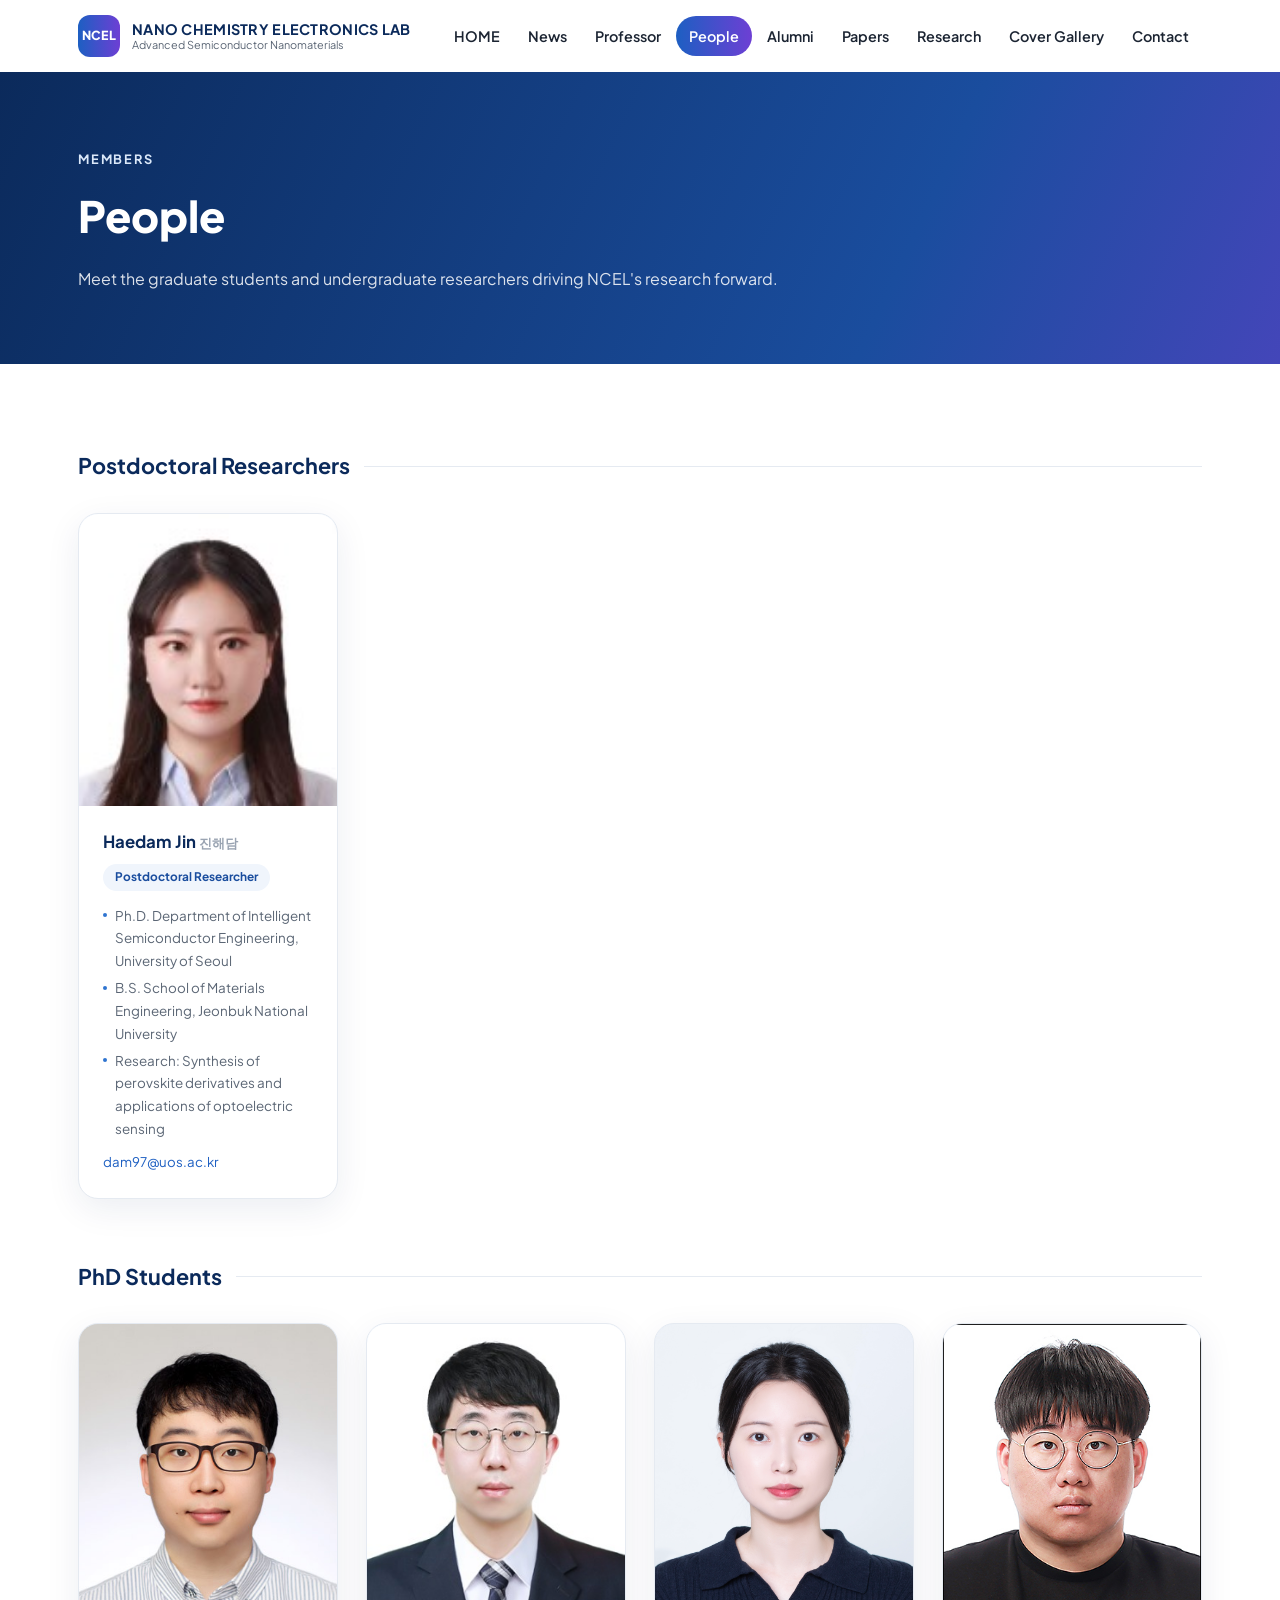
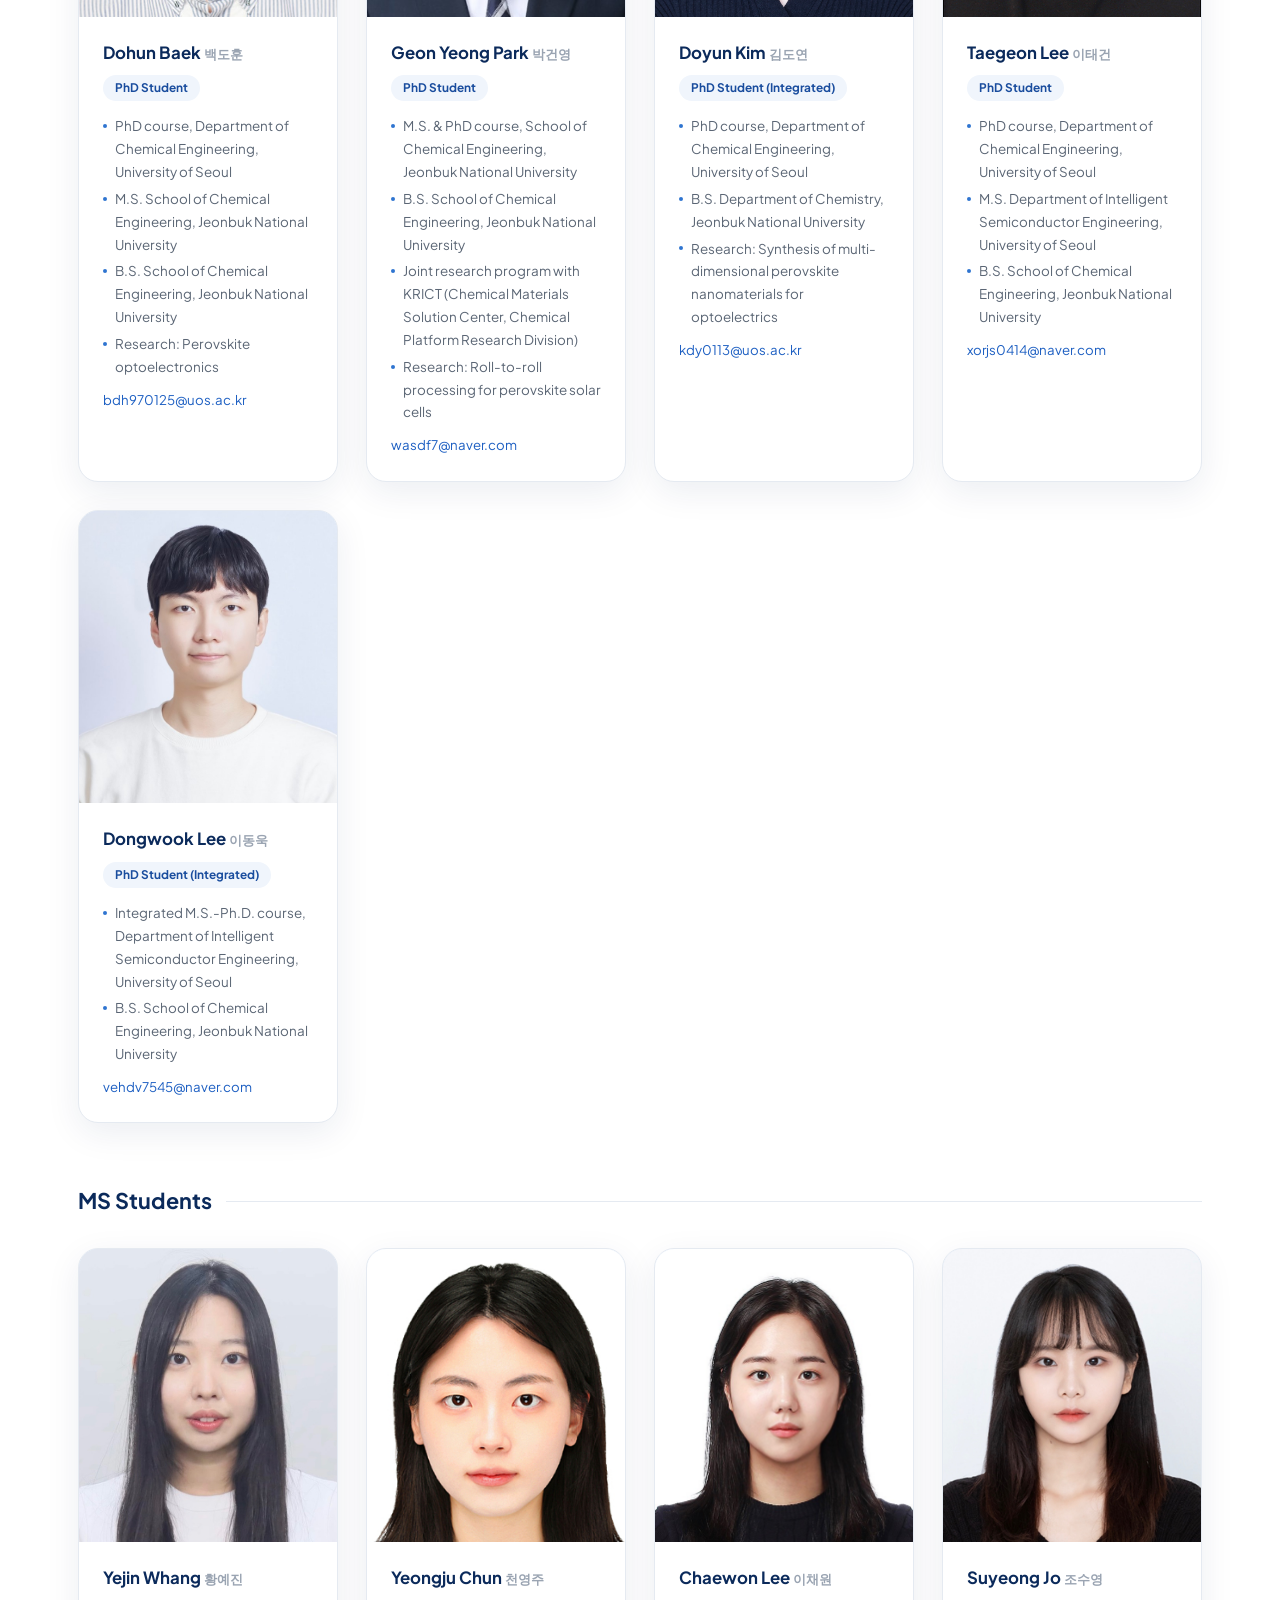
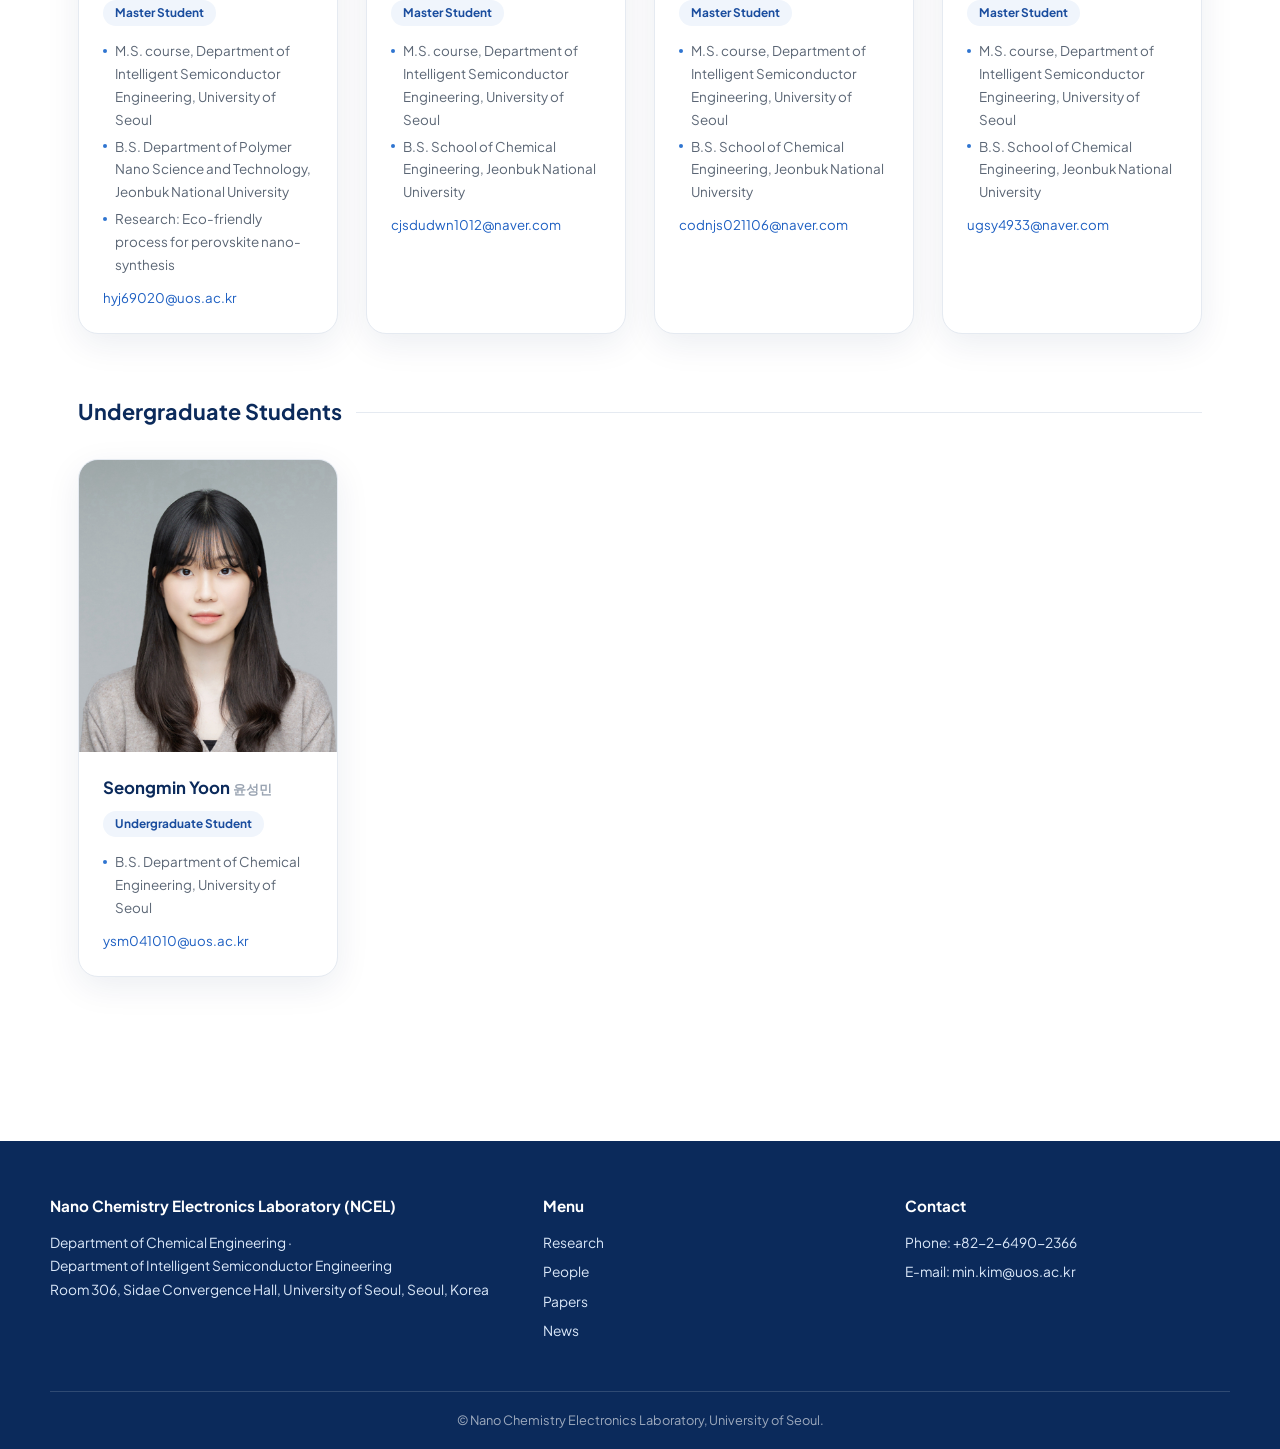
<file: people.html>
<!DOCTYPE html>
<html lang="en">
<head>
<meta charset="UTF-8">
<meta name="viewport" content="width=device-width, initial-scale=1.0">
<title>People | NCEL</title>
<link rel="stylesheet" href="css/style.css">
</head>
<body>

<header class="site-header">
  <div class="container header-inner">
    <a class="brand" href="index.html">
      <span class="brand-mark">NCEL</span>
      <span class="brand-text">
        <strong>NANO CHEMISTRY ELECTRONICS LAB</strong>
        <span>Advanced Semiconductor Nanomaterials</span>
      </span>
    </a>
    <button class="nav-toggle" aria-label="Open menu"><span></span><span></span><span></span></button>
    <nav class="main-nav">
      <ul>
        <li><a href="index.html">HOME</a></li>
        <li><a href="news.html">News</a></li>
        <li><a href="professor.html">Professor</a></li>
        <li><a href="people.html" class="active">People</a></li>
        <li><a href="alumni.html">Alumni</a></li>
        <li><a href="papers.html">Papers</a></li>
        <li><a href="research.html">Research</a></li>
        <li><a href="gallery.html">Cover Gallery</a></li>
        <li><a href="contact.html">Contact</a></li>
      </ul>
    </nav>
  </div>
</header>

<section class="page-hero">
  <div class="container">
    <span class="kicker">Members</span>
    <h1>People</h1>
    <p>Meet the graduate students and undergraduate researchers driving NCEL's research forward.</p>
  </div>
</section>

<section class="section">
  <div class="container">

    <h2 class="group-title">Postdoctoral Researchers</h2>
    <div class="people-grid">
      <div class="person">
        <div class="photo"><img src="images/people/jin-haedam.jpg" alt="Haedam Jin"></div>
        <div class="info">
          <h3>Haedam Jin <small>진해담</small></h3>
          <span class="role">Postdoctoral Researcher</span>
          <ul>
            <li>Ph.D. Department of Intelligent Semiconductor Engineering, University of Seoul</li>
            <li>B.S. School of Materials Engineering, Jeonbuk National University</li>
            <li>Research: Synthesis of perovskite derivatives and applications of optoelectric sensing</li>
          </ul>
          <p class="email"><a href="mailto:dam97@uos.ac.kr">dam97@uos.ac.kr</a></p>
        </div>
      </div>
    </div>

    <h2 class="group-title">PhD Students</h2>
    <div class="people-grid">
      <div class="person">
        <div class="photo"><img src="images/people/baek-dohun.jpg" alt="Dohun Baek"></div>
        <div class="info">
          <h3>Dohun Baek <small>백도훈</small></h3>
          <span class="role">PhD Student</span>
          <ul>
            <li>PhD course, Department of Chemical Engineering, University of Seoul</li>
            <li>M.S. School of Chemical Engineering, Jeonbuk National University</li>
            <li>B.S. School of Chemical Engineering, Jeonbuk National University</li>
            <li>Research: Perovskite optoelectronics</li>
          </ul>
          <p class="email"><a href="mailto:bdh970125@uos.ac.kr">bdh970125@uos.ac.kr</a></p>
        </div>
      </div>
      <div class="person">
        <div class="photo"><img src="images/people/park-geonyeong.jpg" alt="Geon Yeong Park"></div>
        <div class="info">
          <h3>Geon Yeong Park <small>박건영</small></h3>
          <span class="role">PhD Student</span>
          <ul>
            <li>M.S. &amp; PhD course, School of Chemical Engineering, Jeonbuk National University</li>
            <li>B.S. School of Chemical Engineering, Jeonbuk National University</li>
            <li>Joint research program with KRICT (Chemical Materials Solution Center, Chemical Platform Research Division)</li>
            <li>Research: Roll-to-roll processing for perovskite solar cells</li>
          </ul>
          <p class="email"><a href="mailto:wasdf7@naver.com">wasdf7@naver.com</a></p>
        </div>
      </div>
      <div class="person">
        <div class="photo"><img src="images/people/kim-doyun.jpg" alt="Doyun Kim"></div>
        <div class="info">
          <h3>Doyun Kim <small>김도연</small></h3>
          <span class="role">PhD Student (Integrated)</span>
          <ul>
            <li>PhD course, Department of Chemical Engineering, University of Seoul</li>
            <li>B.S. Department of Chemistry, Jeonbuk National University</li>
            <li>Research: Synthesis of multi-dimensional perovskite nanomaterials for optoelectrics</li>
          </ul>
          <p class="email"><a href="mailto:kdy0113@uos.ac.kr">kdy0113@uos.ac.kr</a></p>
        </div>
      </div>
      <div class="person">
        <div class="photo"><img src="images/people/lee-taegeon.png" alt="Taegeon Lee"></div>
        <div class="info">
          <h3>Taegeon Lee <small>이태건</small></h3>
          <span class="role">PhD Student</span>
          <ul>
            <li>PhD course, Department of Chemical Engineering, University of Seoul</li>
            <li>M.S. Department of Intelligent Semiconductor Engineering, University of Seoul</li>
            <li>B.S. School of Chemical Engineering, Jeonbuk National University</li>
          </ul>
          <p class="email"><a href="mailto:xorjs0414@naver.com">xorjs0414@naver.com</a></p>
        </div>
      </div>
      <div class="person">
        <div class="photo"><img src="images/people/lee-dongwook.jpg" alt="Dongwook Lee"></div>
        <div class="info">
          <h3>Dongwook Lee <small>이동욱</small></h3>
          <span class="role">PhD Student (Integrated)</span>
          <ul>
            <li>Integrated M.S.-Ph.D. course, Department of Intelligent Semiconductor Engineering, University of Seoul</li>
            <li>B.S. School of Chemical Engineering, Jeonbuk National University</li>
          </ul>
          <p class="email"><a href="mailto:vehdv7545@naver.com">vehdv7545@naver.com</a></p>
        </div>
      </div>
    </div>

    <h2 class="group-title">MS Students</h2>
    <div class="people-grid">
      <div class="person">
        <div class="photo"><img src="images/people/whang-yejin.jpg" alt="Yejin Whang"></div>
        <div class="info">
          <h3>Yejin Whang <small>황예진</small></h3>
          <span class="role">Master Student</span>
          <ul>
            <li>M.S. course, Department of Intelligent Semiconductor Engineering, University of Seoul</li>
            <li>B.S. Department of Polymer Nano Science and Technology, Jeonbuk National University</li>
            <li>Research: Eco-friendly process for perovskite nano-synthesis</li>
          </ul>
          <p class="email"><a href="mailto:hyj69020@uos.ac.kr">hyj69020@uos.ac.kr</a></p>
        </div>
      </div>
      <div class="person">
        <div class="photo"><img src="images/people/chun-yeongju.jpg" alt="Yeongju Chun"></div>
        <div class="info">
          <h3>Yeongju Chun <small>천영주</small></h3>
          <span class="role">Master Student</span>
          <ul>
            <li>M.S. course, Department of Intelligent Semiconductor Engineering, University of Seoul</li>
            <li>B.S. School of Chemical Engineering, Jeonbuk National University</li>
          </ul>
          <p class="email"><a href="mailto:cjsdudwn1012@naver.com">cjsdudwn1012@naver.com</a></p>
        </div>
      </div>
      <div class="person">
        <div class="photo"><img src="images/people/lee-chaewon.jpg" alt="Chaewon Lee"></div>
        <div class="info">
          <h3>Chaewon Lee <small>이채원</small></h3>
          <span class="role">Master Student</span>
          <ul>
            <li>M.S. course, Department of Intelligent Semiconductor Engineering, University of Seoul</li>
            <li>B.S. School of Chemical Engineering, Jeonbuk National University</li>
          </ul>
          <p class="email"><a href="mailto:codnjs021106@naver.com">codnjs021106@naver.com</a></p>
        </div>
      </div>
      <div class="person">
        <div class="photo"><img src="images/people/jo-suyeong.jpg" alt="Suyeong Jo"></div>
        <div class="info">
          <h3>Suyeong Jo <small>조수영</small></h3>
          <span class="role">Master Student</span>
          <ul>
            <li>M.S. course, Department of Intelligent Semiconductor Engineering, University of Seoul</li>
            <li>B.S. School of Chemical Engineering, Jeonbuk National University</li>
          </ul>
          <p class="email"><a href="mailto:ugsy4933@naver.com">ugsy4933@naver.com</a></p>
        </div>
      </div>
    </div>

    <h2 class="group-title">Undergraduate Students</h2>
    <div class="people-grid">
      <div class="person">
        <div class="photo"><img src="images/people/yoon-seongmin.jpg" alt="Seongmin Yoon"></div>
        <div class="info">
          <h3>Seongmin Yoon <small>윤성민</small></h3>
          <span class="role">Undergraduate Student</span>
          <ul>
            <li>B.S. Department of Chemical Engineering, University of Seoul</li>
          </ul>
          <p class="email"><a href="mailto:ysm041010@uos.ac.kr">ysm041010@uos.ac.kr</a></p>
        </div>
      </div>
    </div>

  </div>
</section>

<footer class="site-footer">
  <div class="container footer-inner">
    <div>
      <h4>Nano Chemistry Electronics Laboratory (NCEL)</h4>
      <p>Department of Chemical Engineering ·<br>Department of Intelligent Semiconductor Engineering<br>Room 306, Sidae Convergence Hall, University of Seoul, Seoul, Korea</p>
    </div>
    <div>
      <h4>Menu</h4>
      <ul>
        <li><a href="research.html">Research</a></li>
        <li><a href="people.html">People</a></li>
        <li><a href="papers.html">Papers</a></li>
        <li><a href="news.html">News</a></li>
      </ul>
    </div>
    <div>
      <h4>Contact</h4>
      <ul>
        <li>Phone: +82-2-6490-2366</li>
        <li>E-mail: <a href="mailto:min.kim@uos.ac.kr">min.kim@uos.ac.kr</a></li>
      </ul>
    </div>
  </div>
  <div class="footer-bottom container">© Nano Chemistry Electronics Laboratory, University of Seoul.</div>
</footer>

<script src="js/main.js"></script>
</body>
</html>
</file>
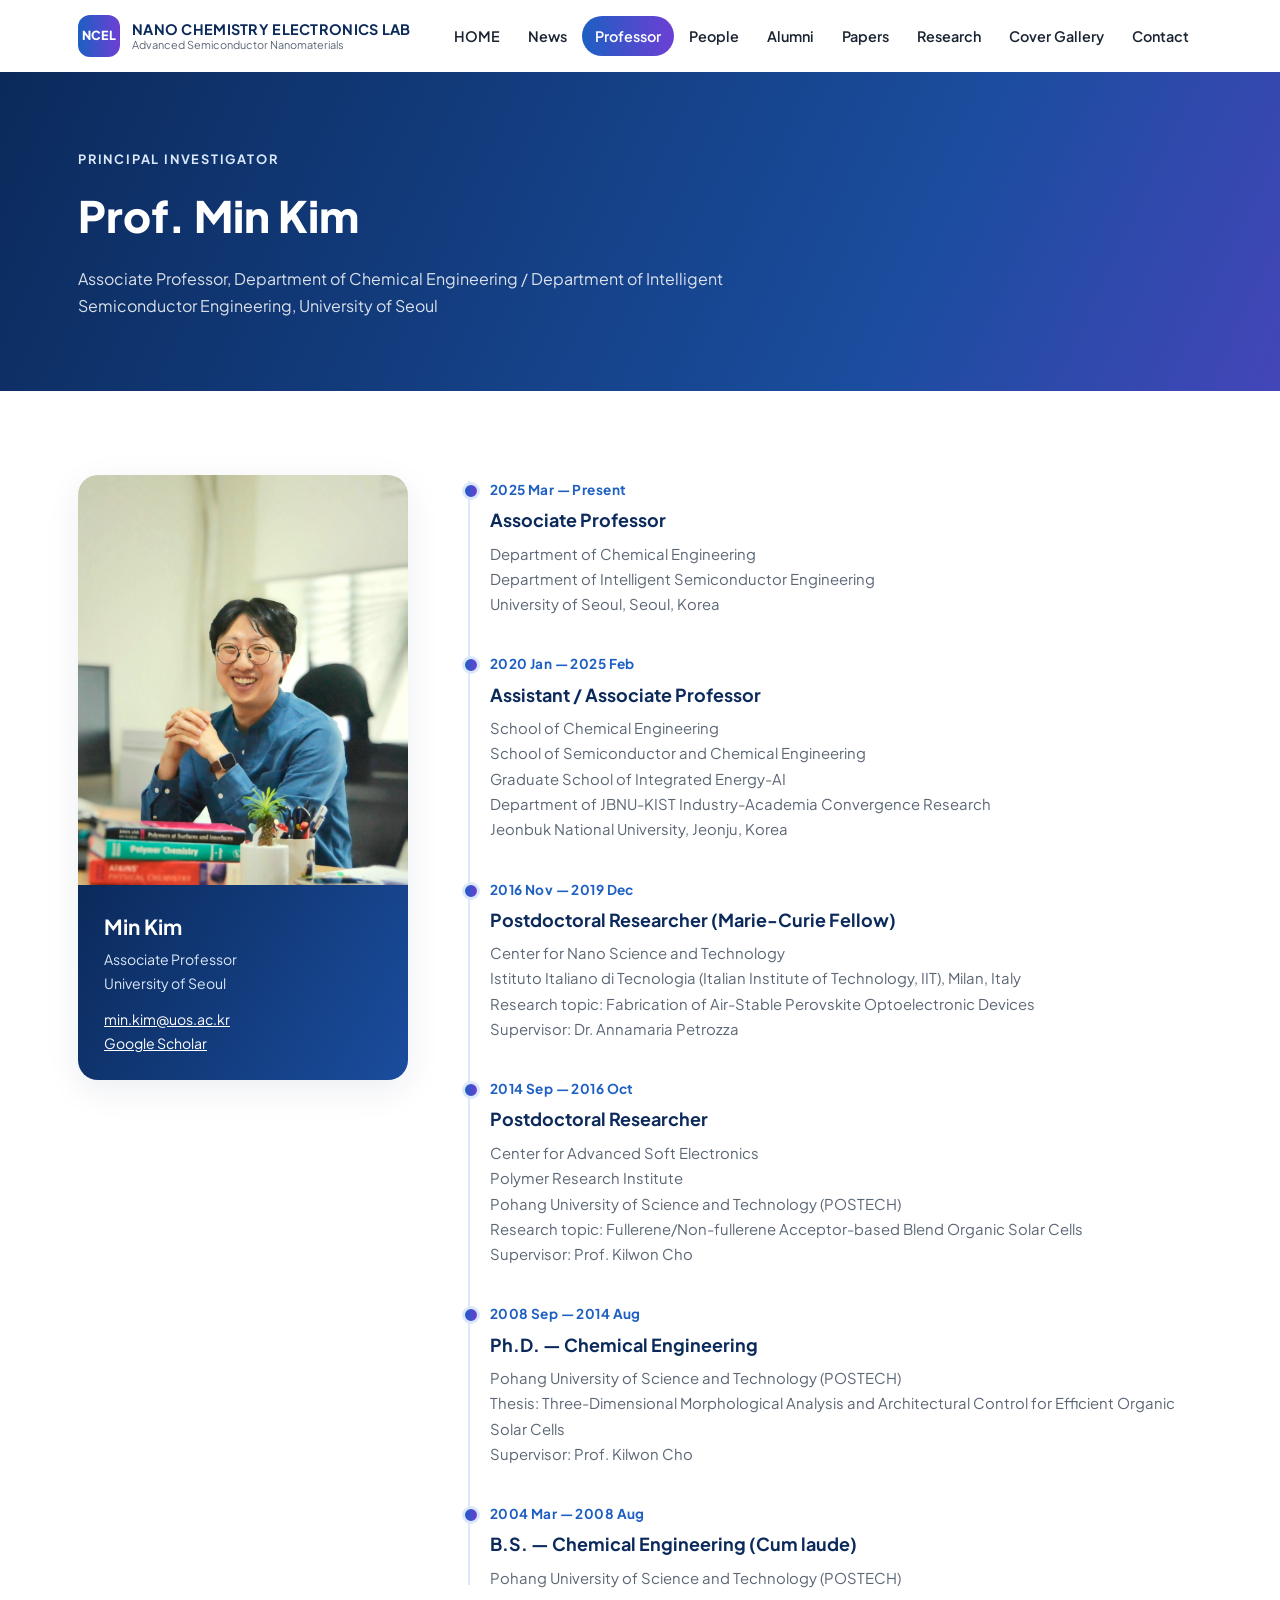
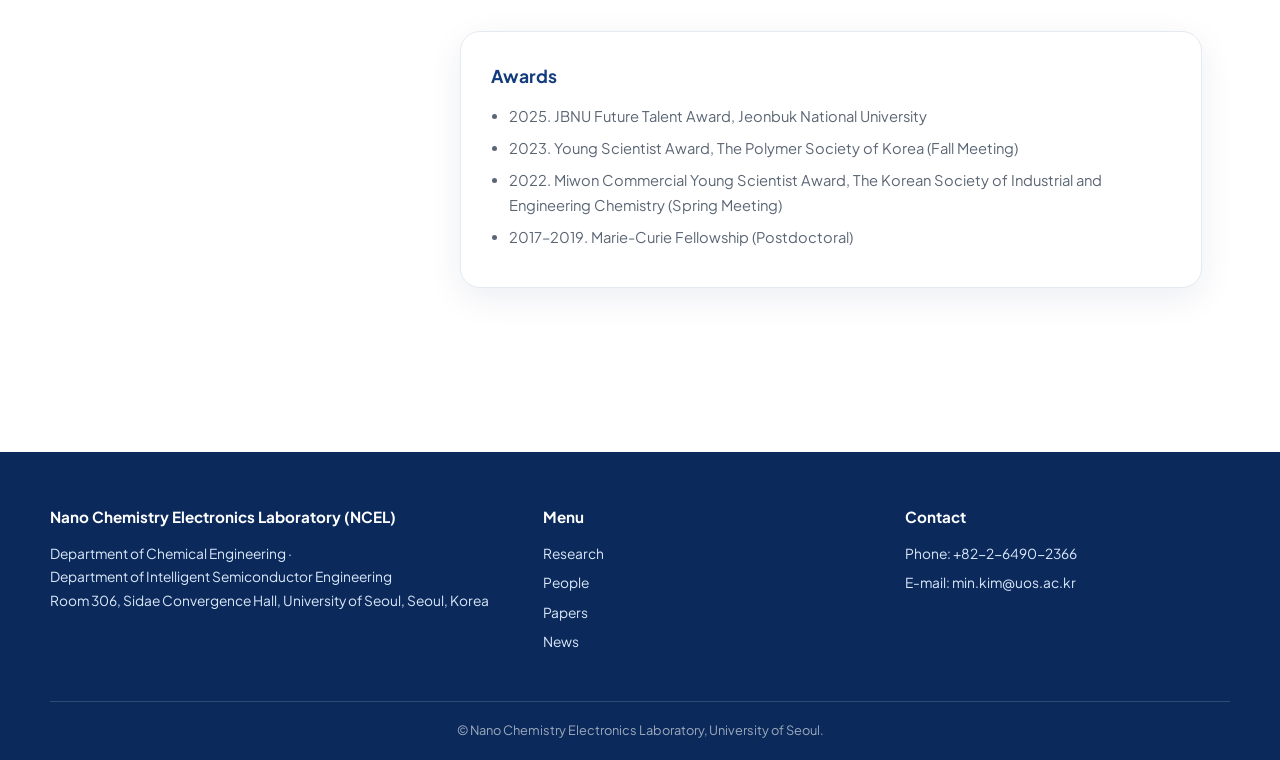
<file: professor.html>
<!DOCTYPE html>
<html lang="en">
<head>
<meta charset="UTF-8">
<meta name="viewport" content="width=device-width, initial-scale=1.0">
<title>Professor | NCEL</title>
<link rel="stylesheet" href="css/style.css">
</head>
<body>

<header class="site-header">
  <div class="container header-inner">
    <a class="brand" href="index.html">
      <span class="brand-mark">NCEL</span>
      <span class="brand-text">
        <strong>NANO CHEMISTRY ELECTRONICS LAB</strong>
        <span>Advanced Semiconductor Nanomaterials</span>
      </span>
    </a>
    <button class="nav-toggle" aria-label="Open menu"><span></span><span></span><span></span></button>
    <nav class="main-nav">
      <ul>
        <li><a href="index.html">HOME</a></li>
        <li><a href="news.html">News</a></li>
        <li><a href="professor.html" class="active">Professor</a></li>
        <li><a href="people.html">People</a></li>
        <li><a href="alumni.html">Alumni</a></li>
        <li><a href="papers.html">Papers</a></li>
        <li><a href="research.html">Research</a></li>
        <li><a href="gallery.html">Cover Gallery</a></li>
        <li><a href="contact.html">Contact</a></li>
      </ul>
    </nav>
  </div>
</header>

<section class="page-hero">
  <div class="container">
    <span class="kicker">Principal Investigator</span>
    <h1>Prof. Min Kim</h1>
    <p>Associate Professor, Department of Chemical Engineering / Department of Intelligent Semiconductor Engineering, University of Seoul</p>
  </div>
</section>

<section class="section">
  <div class="container prof-layout">
    <div>
      <div class="prof-photo">
        <img src="images/professor.jpg" alt="Prof. Min Kim">
        <div class="prof-card">
          <h2>Min Kim</h2>
          <p>Associate Professor<br>University of Seoul</p>
          <p style="margin-top:12px;"><a href="mailto:min.kim@uos.ac.kr">min.kim@uos.ac.kr</a><br>
          <a href="https://scholar.google.co.kr/citations?hl=ko&amp;user=FmxjAyYAAAAJ&amp;view_op=list_works&amp;sortby=pubdate" target="_blank" rel="noopener">Google Scholar</a></p>
        </div>
      </div>
    </div>

    <div>
      <ul class="timeline">
        <li>
          <span class="period">2025 Mar — Present</span>
          <h3>Associate Professor</h3>
          <p>Department of Chemical Engineering<br>Department of Intelligent Semiconductor Engineering<br>University of Seoul, Seoul, Korea</p>
        </li>
        <li>
          <span class="period">2020 Jan — 2025 Feb</span>
          <h3>Assistant / Associate Professor</h3>
          <p>School of Chemical Engineering<br>School of Semiconductor and Chemical Engineering<br>Graduate School of Integrated Energy-AI<br>Department of JBNU-KIST Industry-Academia Convergence Research<br>Jeonbuk National University, Jeonju, Korea</p>
        </li>
        <li>
          <span class="period">2016 Nov — 2019 Dec</span>
          <h3>Postdoctoral Researcher (Marie-Curie Fellow)</h3>
          <p>Center for Nano Science and Technology<br>Istituto Italiano di Tecnologia (Italian Institute of Technology, IIT), Milan, Italy<br>Research topic: Fabrication of Air-Stable Perovskite Optoelectronic Devices<br>Supervisor: Dr. Annamaria Petrozza</p>
        </li>
        <li>
          <span class="period">2014 Sep — 2016 Oct</span>
          <h3>Postdoctoral Researcher</h3>
          <p>Center for Advanced Soft Electronics<br>Polymer Research Institute<br>Pohang University of Science and Technology (POSTECH)<br>Research topic: Fullerene/Non-fullerene Acceptor-based Blend Organic Solar Cells<br>Supervisor: Prof. Kilwon Cho</p>
        </li>
        <li>
          <span class="period">2008 Sep — 2014 Aug</span>
          <h3>Ph.D. — Chemical Engineering</h3>
          <p>Pohang University of Science and Technology (POSTECH)<br>Thesis: Three-Dimensional Morphological Analysis and Architectural Control for Efficient Organic Solar Cells<br>Supervisor: Prof. Kilwon Cho</p>
        </li>
        <li>
          <span class="period">2004 Mar — 2008 Aug</span>
          <h3>B.S. — Chemical Engineering (Cum laude)</h3>
          <p>Pohang University of Science and Technology (POSTECH)</p>
        </li>
      </ul>

      <div class="card" style="margin-top:40px;">
        <h3>Awards</h3>
        <ul>
          <li>2025. JBNU Future Talent Award, Jeonbuk National University</li>
          <li>2023. Young Scientist Award, The Polymer Society of Korea (Fall Meeting)</li>
          <li>2022. Miwon Commercial Young Scientist Award, The Korean Society of Industrial and Engineering Chemistry (Spring Meeting)</li>
          <li>2017–2019. Marie-Curie Fellowship (Postdoctoral)</li>
        </ul>
      </div>
    </div>
  </div>
</section>

<footer class="site-footer">
  <div class="container footer-inner">
    <div>
      <h4>Nano Chemistry Electronics Laboratory (NCEL)</h4>
      <p>Department of Chemical Engineering ·<br>Department of Intelligent Semiconductor Engineering<br>Room 306, Sidae Convergence Hall, University of Seoul, Seoul, Korea</p>
    </div>
    <div>
      <h4>Menu</h4>
      <ul>
        <li><a href="research.html">Research</a></li>
        <li><a href="people.html">People</a></li>
        <li><a href="papers.html">Papers</a></li>
        <li><a href="news.html">News</a></li>
      </ul>
    </div>
    <div>
      <h4>Contact</h4>
      <ul>
        <li>Phone: +82-2-6490-2366</li>
        <li>E-mail: <a href="mailto:min.kim@uos.ac.kr">min.kim@uos.ac.kr</a></li>
      </ul>
    </div>
  </div>
  <div class="footer-bottom container">© Nano Chemistry Electronics Laboratory, University of Seoul.</div>
</footer>

<script src="js/main.js"></script>
</body>
</html>
</file>
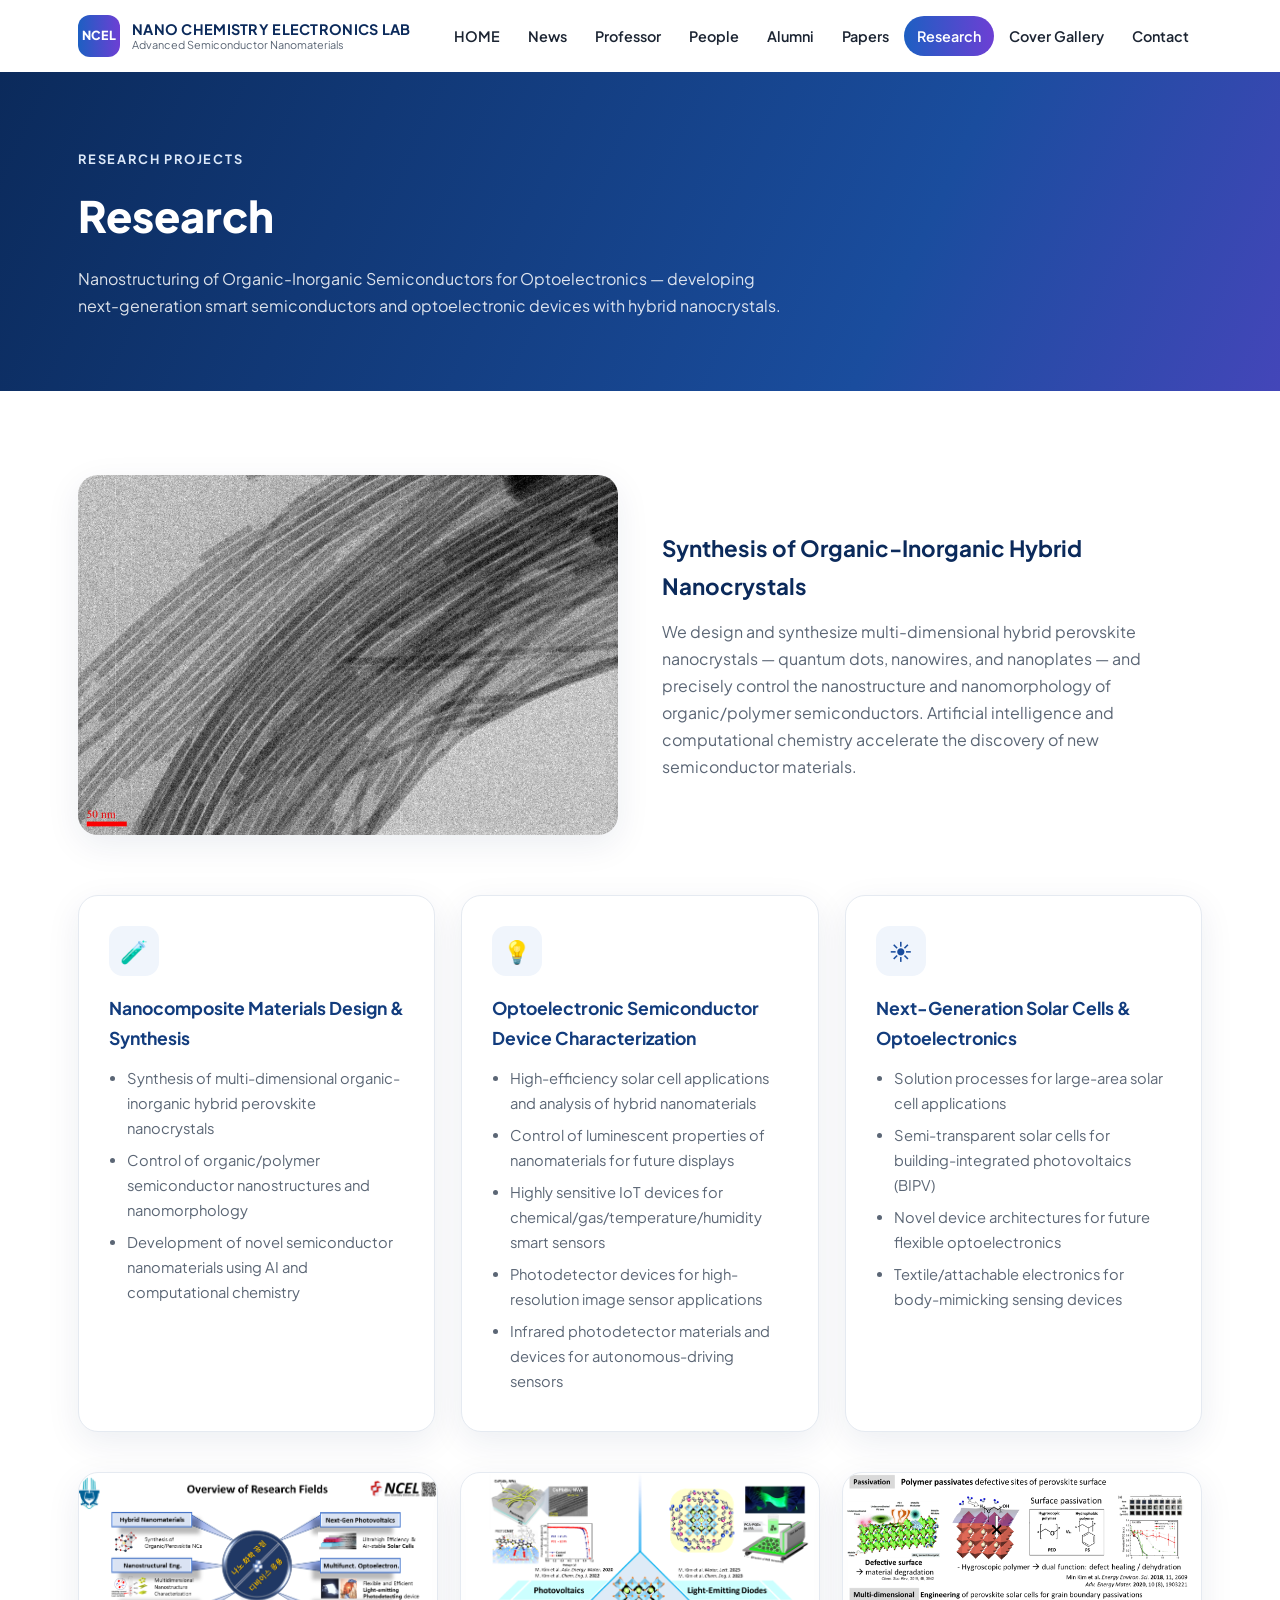
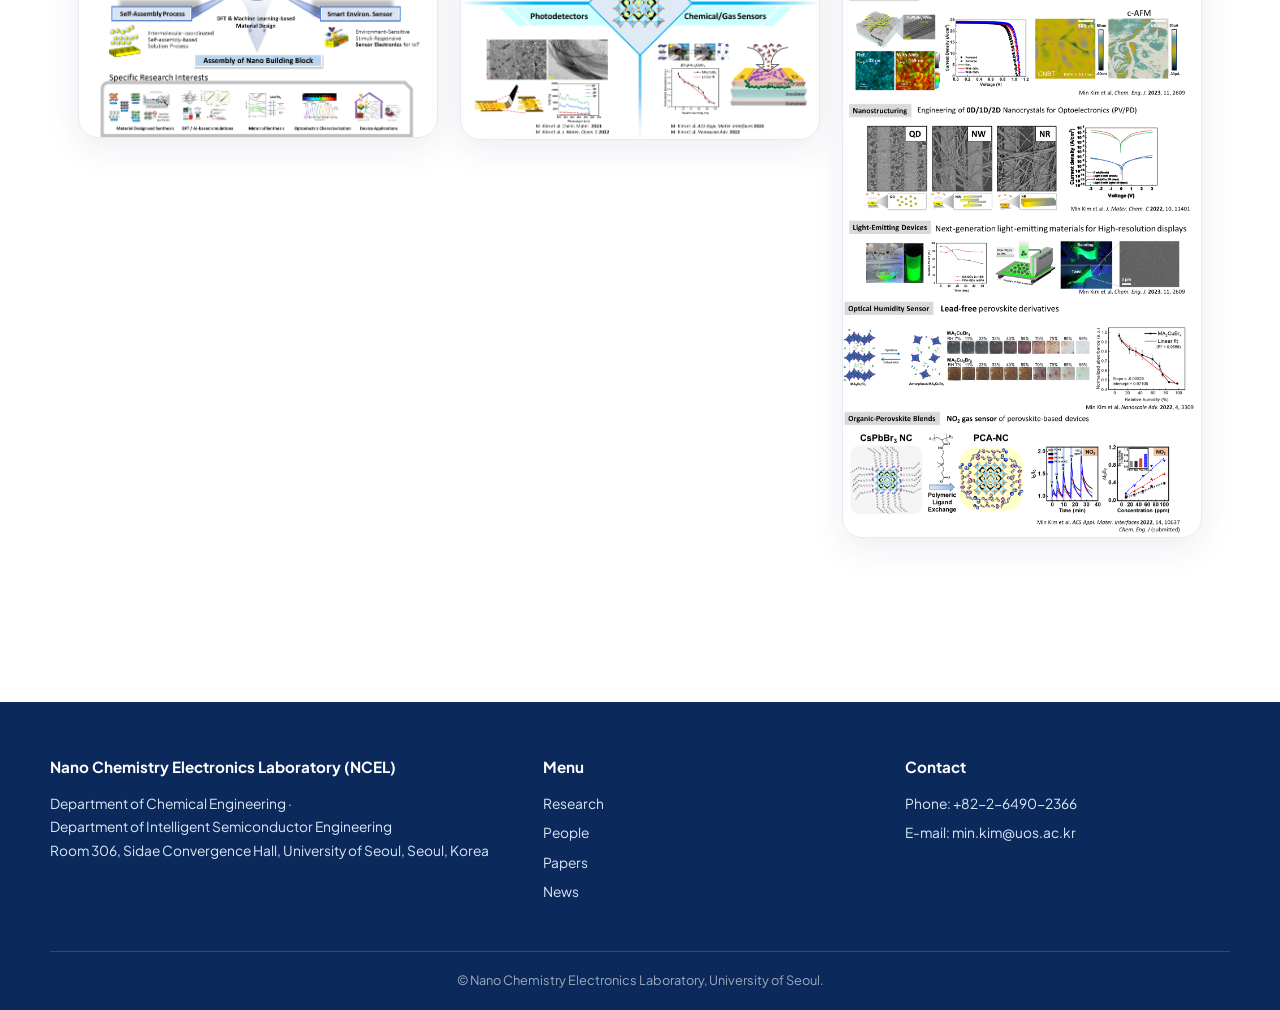
<file: research.html>
<!DOCTYPE html>
<html lang="en">
<head>
<meta charset="UTF-8">
<meta name="viewport" content="width=device-width, initial-scale=1.0">
<title>Research | NCEL</title>
<link rel="stylesheet" href="css/style.css">
</head>
<body>

<header class="site-header">
  <div class="container header-inner">
    <a class="brand" href="index.html">
      <span class="brand-mark">NCEL</span>
      <span class="brand-text">
        <strong>NANO CHEMISTRY ELECTRONICS LAB</strong>
        <span>Advanced Semiconductor Nanomaterials</span>
      </span>
    </a>
    <button class="nav-toggle" aria-label="Open menu"><span></span><span></span><span></span></button>
    <nav class="main-nav">
      <ul>
        <li><a href="index.html">HOME</a></li>
        <li><a href="news.html">News</a></li>
        <li><a href="professor.html">Professor</a></li>
        <li><a href="people.html">People</a></li>
        <li><a href="alumni.html">Alumni</a></li>
        <li><a href="papers.html">Papers</a></li>
        <li><a href="research.html" class="active">Research</a></li>
        <li><a href="gallery.html">Cover Gallery</a></li>
        <li><a href="contact.html">Contact</a></li>
      </ul>
    </nav>
  </div>
</header>

<section class="page-hero">
  <div class="container">
    <span class="kicker">Research Projects</span>
    <h1>Research</h1>
    <p>Nanostructuring of Organic-Inorganic Semiconductors for Optoelectronics — developing next-generation smart semiconductors and optoelectronic devices with hybrid nanocrystals.</p>
  </div>
</section>

<section class="section">
  <div class="container">

    <div class="research-feature">
      <img src="images/research/nanowire-sem.jpg" alt="SEM image of perovskite nanowires">
      <div>
        <h3>Synthesis of Organic-Inorganic Hybrid Nanocrystals</h3>
        <p>We design and synthesize multi-dimensional hybrid perovskite nanocrystals — quantum dots, nanowires, and nanoplates — and precisely control the nanostructure and nanomorphology of organic/polymer semiconductors. Artificial intelligence and computational chemistry accelerate the discovery of new semiconductor materials.</p>
      </div>
    </div>

    <div class="card-grid">
      <div class="card">
        <div class="icon">🧪</div>
        <h3>Nanocomposite Materials Design &amp; Synthesis</h3>
        <ul>
          <li>Synthesis of multi-dimensional organic-inorganic hybrid perovskite nanocrystals</li>
          <li>Control of organic/polymer semiconductor nanostructures and nanomorphology</li>
          <li>Development of novel semiconductor nanomaterials using AI and computational chemistry</li>
        </ul>
      </div>
      <div class="card">
        <div class="icon">💡</div>
        <h3>Optoelectronic Semiconductor Device Characterization</h3>
        <ul>
          <li>High-efficiency solar cell applications and analysis of hybrid nanomaterials</li>
          <li>Control of luminescent properties of nanomaterials for future displays</li>
          <li>Highly sensitive IoT devices for chemical/gas/temperature/humidity smart sensors</li>
          <li>Photodetector devices for high-resolution image sensor applications</li>
          <li>Infrared photodetector materials and devices for autonomous-driving sensors</li>
        </ul>
      </div>
      <div class="card">
        <div class="icon">☀️</div>
        <h3>Next-Generation Solar Cells &amp; Optoelectronics</h3>
        <ul>
          <li>Solution processes for large-area solar cell applications</li>
          <li>Semi-transparent solar cells for building-integrated photovoltaics (BIPV)</li>
          <li>Novel device architectures for future flexible optoelectronics</li>
          <li>Textile/attachable electronics for body-mimicking sensing devices</li>
        </ul>
      </div>
    </div>

    <div class="research-imgs">
      <img src="images/research/research-1.png" alt="Research image 1">
      <img src="images/research/research-2.png" alt="Research image 2">
      <img src="images/research/research-3.png" alt="Research image 3">
    </div>

  </div>
</section>

<footer class="site-footer">
  <div class="container footer-inner">
    <div>
      <h4>Nano Chemistry Electronics Laboratory (NCEL)</h4>
      <p>Department of Chemical Engineering ·<br>Department of Intelligent Semiconductor Engineering<br>Room 306, Sidae Convergence Hall, University of Seoul, Seoul, Korea</p>
    </div>
    <div>
      <h4>Menu</h4>
      <ul>
        <li><a href="research.html">Research</a></li>
        <li><a href="people.html">People</a></li>
        <li><a href="papers.html">Papers</a></li>
        <li><a href="news.html">News</a></li>
      </ul>
    </div>
    <div>
      <h4>Contact</h4>
      <ul>
        <li>Phone: +82-2-6490-2366</li>
        <li>E-mail: <a href="mailto:min.kim@uos.ac.kr">min.kim@uos.ac.kr</a></li>
      </ul>
    </div>
  </div>
  <div class="footer-bottom container">© Nano Chemistry Electronics Laboratory, University of Seoul.</div>
</footer>

<script src="js/main.js"></script>
</body>
</html>
</file>
<file: css/style.css>
/* NCEL — Nano Chemistry Electronics Laboratory
   Modern magazine-style design inspired by nagroup.ewha.ac.kr */
@import url('https://fonts.googleapis.com/css2?family=Plus+Jakarta+Sans:wght@400;500;600;700;800&family=Inter:wght@400;500;600&display=swap');

:root {
  --blue-900: #0b2a5b;
  --blue-800: #123c7d;
  --blue-700: #1a4d9e;
  --blue-600: #1d5fc2;
  --blue-500: #2f74d0;
  --violet-600: #6d3fd4;
  --blue-100: #dbe8f9;
  --blue-50: #f0f5fc;
  --ink: #1b2432;
  --ink-soft: #5b6675;
  --ink-faint: #9aa4b2;
  --line: #e5eaf1;
  --bg: #ffffff;
  --radius: 20px;
  --radius-sm: 12px;
  --shadow: 0 10px 34px rgba(11, 42, 91, 0.08);
  --shadow-hover: 0 18px 48px rgba(11, 42, 91, 0.16);
  --grad: linear-gradient(90deg, var(--blue-600), var(--violet-600));
}

* { margin: 0; padding: 0; box-sizing: border-box; }
html { scroll-behavior: smooth; }
body {
  font-family: "Plus Jakarta Sans", "Inter", "Pretendard", "Noto Sans KR", "Malgun Gothic", system-ui, sans-serif;
  color: var(--ink);
  background: var(--bg);
  line-height: 1.7;
  word-break: keep-all;
}
img { max-width: 100%; display: block; }
a { color: var(--blue-600); text-decoration: none; }
a:hover { color: var(--blue-800); }

.container { max-width: 1180px; margin: 0 auto; padding: 0 28px; }

/* ---------- Scroll reveal ---------- */
.reveal {
  opacity: 0;
  transform: translateY(28px);
  transition: opacity 0.7s cubic-bezier(0.22, 0.61, 0.36, 1), transform 0.7s cubic-bezier(0.22, 0.61, 0.36, 1);
}
.reveal.visible { opacity: 1; transform: none; }
@media (prefers-reduced-motion: reduce) {
  .reveal { opacity: 1; transform: none; transition: none; }
}

/* ---------- Header ---------- */
.site-header {
  position: sticky; top: 0; z-index: 100;
  background: rgba(255, 255, 255, 0.9);
  backdrop-filter: blur(12px);
  transition: box-shadow 0.3s;
}
.site-header.scrolled { box-shadow: 0 4px 24px rgba(11, 42, 91, 0.1); }
.header-inner {
  display: flex; align-items: center; justify-content: space-between;
  height: 72px;
}
.brand { display: flex; align-items: center; gap: 12px; color: var(--blue-900); }
.brand-mark {
  width: 42px; height: 42px; border-radius: 12px; flex: none;
  background: var(--grad);
  color: #fff; font-weight: 800; font-size: 0.78rem;
  display: flex; align-items: center; justify-content: center;
  letter-spacing: 0.02em;
}
.brand-text { line-height: 1.25; }
.brand-text strong { display: block; font-size: 0.9rem; letter-spacing: 0.02em; white-space: nowrap; }
.brand-text span { display: block; font-size: 0.68rem; color: var(--ink-soft); white-space: nowrap; }
@media (max-width: 560px) {
  .brand { gap: 10px; }
  .brand-mark { width: 38px; height: 38px; font-size: 0.7rem; }
  .brand-text strong { font-size: 0.78rem; }
  .brand-text span { font-size: 0.6rem; }
}

.main-nav ul { display: flex; gap: 2px; list-style: none; }
.main-nav a {
  display: block; padding: 8px 13px; border-radius: 999px;
  font-size: 0.9rem; font-weight: 600; color: var(--ink);
  transition: 0.2s; white-space: nowrap;
}
.main-nav a:hover { background: var(--blue-50); color: var(--blue-700); }
.main-nav a.active { background: var(--grad); color: #fff; }

.nav-toggle {
  display: none; background: none; border: 0; cursor: pointer;
  width: 44px; height: 44px; border-radius: 10px;
}
.nav-toggle span {
  display: block; width: 22px; height: 2px; margin: 5px auto;
  background: var(--blue-900); border-radius: 2px; transition: 0.25s;
}
.nav-toggle.open span:nth-child(1) { transform: translateY(7px) rotate(45deg); }
.nav-toggle.open span:nth-child(2) { opacity: 0; }
.nav-toggle.open span:nth-child(3) { transform: translateY(-7px) rotate(-45deg); }

@media (max-width: 1240px) {
  .nav-toggle { display: block; }
  .main-nav {
    position: absolute; top: 72px; left: 0; right: 0;
    background: #fff; border-bottom: 1px solid var(--line);
    display: none; box-shadow: var(--shadow);
  }
  .main-nav.open { display: block; animation: navDrop 0.3s ease; }
  .main-nav ul { flex-direction: column; padding: 12px 16px; }
  .main-nav a { padding: 12px 16px; font-size: 1rem; border-radius: var(--radius-sm); }
}
@keyframes navDrop {
  from { opacity: 0; transform: translateY(-10px); }
  to { opacity: 1; transform: none; }
}

/* ---------- Hero slider ---------- */
.hero-slider {
  position: relative; overflow: hidden;
  border-radius: var(--radius);
  margin: 20px auto 0;
  max-width: 1320px;
  height: min(78vh, 640px);
}
@media (max-width: 1360px) { .hero-slider { margin-left: 20px; margin-right: 20px; } }
@media (max-width: 640px) { .hero-slider { height: 520px; margin-left: 12px; margin-right: 12px; } }
.slide {
  position: absolute; inset: 0;
  background-size: cover; background-position: center;
  opacity: 0; transition: opacity 1s ease;
  display: flex; align-items: center;
}
.slide.active { opacity: 1; z-index: 1; }
.slide::before {
  content: ""; position: absolute; inset: 0;
  background: linear-gradient(100deg, rgba(6, 20, 46, 0.82) 0%, rgba(13, 42, 88, 0.6) 55%, rgba(13, 42, 88, 0.25) 100%);
}
.slide-content {
  position: relative; z-index: 2; color: #fff;
  padding: 0 clamp(28px, 6vw, 80px); max-width: 760px;
}
.slide-content .slide-meta {
  font-size: 0.85rem; font-weight: 600; letter-spacing: 0.04em;
  color: rgba(255, 255, 255, 0.85); margin-bottom: 16px;
}
.slide-content .slide-meta strong { color: #fff; }
.slide-content h1, .slide-content h2 {
  font-size: clamp(1.7rem, 4.2vw, 3rem); line-height: 1.2;
  font-weight: 700; margin-bottom: 26px;
}
.slide.active .slide-content > * {
  animation: slideUp 0.9s cubic-bezier(0.22, 0.61, 0.36, 1) both;
}
.slide.active .slide-content > *:nth-child(2) { animation-delay: 0.12s; }
.slide.active .slide-content > *:nth-child(3) { animation-delay: 0.24s; }
@keyframes slideUp {
  from { opacity: 0; transform: translateY(30px); }
  to { opacity: 1; transform: none; }
}
.btn {
  display: inline-flex; align-items: center; gap: 10px;
  padding: 13px 28px; border-radius: 999px;
  font-weight: 700; font-size: 0.92rem; transition: 0.25s;
}
.btn-grad { background: var(--grad); color: #fff; box-shadow: 0 8px 24px rgba(41, 78, 190, 0.4); }
.btn-grad:hover { transform: translateY(-2px); box-shadow: 0 12px 32px rgba(41, 78, 190, 0.55); color: #fff; }
.btn-grad .arrow { transition: transform 0.25s; }
.btn-grad:hover .arrow { transform: translateX(4px); }
.btn-ghost { border: 1.5px solid rgba(255, 255, 255, 0.65); color: #fff; }
.btn-ghost:hover { background: rgba(255, 255, 255, 0.14); color: #fff; }

.slider-dots {
  position: absolute; z-index: 3; bottom: 26px; left: clamp(28px, 6vw, 80px);
  display: flex; gap: 10px;
}
.slider-dots button {
  width: 9px; height: 9px; border-radius: 50%; border: 0; cursor: pointer;
  background: rgba(255, 255, 255, 0.45); transition: 0.3s; padding: 0;
}
.slider-dots button.active { background: #fff; transform: scale(1.3); }

/* ---------- Sections ---------- */
.section { padding: 84px 0; }
.section.tight { padding: 48px 0; }
.section-label {
  color: var(--ink-faint); font-weight: 600; font-size: 1.05rem;
  letter-spacing: 0.02em; margin-bottom: 28px;
}
.section-head { margin-bottom: 40px; }
.section-head h2 { font-size: clamp(1.5rem, 3vw, 2.1rem); color: var(--blue-900); margin-top: 4px; font-weight: 700; }
.section-head p.desc { color: var(--ink-soft); margin-top: 10px; max-width: 680px; }

.page-hero {
  background: linear-gradient(115deg, var(--blue-900) 0%, var(--blue-700) 70%, var(--violet-600) 130%);
  color: #fff; padding: 72px 0;
}
.page-hero .kicker { color: var(--blue-100); font-weight: 700; letter-spacing: 0.14em; font-size: 0.8rem; text-transform: uppercase; }
.page-hero h1 { font-size: clamp(1.9rem, 4vw, 2.7rem); margin-top: 8px; font-weight: 800; }
.page-hero p { margin-top: 12px; color: rgba(255, 255, 255, 0.85); max-width: 720px; }

/* ---------- Cards ---------- */
.card-grid { display: grid; gap: 26px; grid-template-columns: repeat(auto-fill, minmax(300px, 1fr)); }
.card {
  background: #fff; border: 1px solid var(--line); border-radius: var(--radius);
  padding: 30px; box-shadow: var(--shadow);
  transition: transform 0.35s, box-shadow 0.35s;
}
.card:hover { transform: translateY(-6px); box-shadow: var(--shadow-hover); }
.card h3 { color: var(--blue-800); font-size: 1.1rem; margin-bottom: 12px; font-weight: 700; }
.card ul { padding-left: 18px; color: var(--ink-soft); font-size: 0.92rem; }
.card ul li { margin: 7px 0; }
.card .icon {
  width: 50px; height: 50px; border-radius: 14px; margin-bottom: 18px;
  background: var(--blue-50); color: var(--blue-700);
  display: flex; align-items: center; justify-content: center; font-size: 1.4rem;
}

/* Image-topped research cards (home) */
.img-card {
  background: #fff; border: 1px solid var(--line); border-radius: var(--radius);
  overflow: hidden; box-shadow: var(--shadow);
  transition: transform 0.35s, box-shadow 0.35s;
  display: flex; flex-direction: column;
}
.img-card:hover { transform: translateY(-6px); box-shadow: var(--shadow-hover); }
.img-card .thumb { height: 220px; overflow: hidden; }
.img-card .thumb img { width: 100%; height: 100%; object-fit: cover; transition: transform 0.5s; }
.img-card:hover .thumb img { transform: scale(1.06); }
.img-card .body { padding: 26px 28px 30px; }
.img-card .body .tag {
  font-size: 0.72rem; font-weight: 700; letter-spacing: 0.08em;
  text-transform: uppercase; color: var(--ink-faint);
}
.img-card .body h3 { color: var(--ink); font-size: 1.15rem; margin: 6px 0 10px; font-weight: 700; }
.img-card .body p { color: var(--ink-soft); font-size: 0.92rem; }

/* ---------- People ---------- */
.people-grid { display: grid; gap: 28px; grid-template-columns: repeat(auto-fill, minmax(255px, 1fr)); }
.person {
  background: #fff; border: 1px solid var(--line); border-radius: var(--radius);
  overflow: hidden; box-shadow: var(--shadow); display: flex; flex-direction: column;
  transition: transform 0.35s, box-shadow 0.35s;
}
.person:hover { transform: translateY(-6px); box-shadow: var(--shadow-hover); }
.person .photo { aspect-ratio: 3 / 3.4; overflow: hidden; background: var(--blue-100); }
.person .photo img { width: 100%; height: 100%; object-fit: cover; object-position: center top; transition: transform 0.45s; }
.person:hover .photo img { transform: scale(1.05); }
.person .photo.placeholder {
  display: flex; align-items: center; justify-content: center;
  color: var(--blue-500); font-size: 3rem; font-weight: 800;
}
.person .info { padding: 22px 24px 24px; }
.person .info h3 { color: var(--blue-900); font-size: 1.05rem; font-weight: 700; }
.person .info h3 small { color: var(--ink-faint); font-weight: 600; font-size: 0.82rem; }
.person .info .role {
  display: inline-block; margin: 8px 0 10px; padding: 3px 12px; border-radius: 999px;
  background: var(--blue-50); color: var(--blue-700); font-size: 0.74rem; font-weight: 700;
}
.person .info ul { list-style: none; color: var(--ink-soft); font-size: 0.84rem; }
.person .info ul li { margin: 4px 0; padding-left: 12px; position: relative; }
.person .info ul li::before {
  content: ""; position: absolute; left: 0; top: 0.65em;
  width: 4px; height: 4px; border-radius: 50%; background: var(--blue-500);
}
.person .info .email { margin-top: 10px; font-size: 0.83rem; }

.group-title {
  display: flex; align-items: center; gap: 14px;
  margin: 60px 0 28px; color: var(--blue-900); font-size: 1.35rem; font-weight: 700;
}
.group-title:first-of-type { margin-top: 0; }
.group-title::after { content: ""; flex: 1; height: 1px; background: var(--line); }

/* ---------- Professor ---------- */
.prof-layout { display: grid; grid-template-columns: 330px 1fr; gap: 52px; align-items: start; }
@media (max-width: 860px) { .prof-layout { grid-template-columns: 1fr; } }
.prof-photo { border-radius: var(--radius); overflow: hidden; box-shadow: var(--shadow); position: sticky; top: 96px; }
.prof-card { background: linear-gradient(120deg, var(--blue-900), var(--blue-700)); color: #fff; padding: 24px 26px; }
.prof-card h2 { font-size: 1.3rem; }
.prof-card p { color: var(--blue-100); font-size: 0.88rem; margin-top: 4px; }
.prof-card a { color: #fff; text-decoration: underline; }

.timeline { list-style: none; position: relative; padding-left: 30px; }
.timeline::before {
  content: ""; position: absolute; left: 8px; top: 6px; bottom: 6px;
  width: 2px; background: var(--blue-100);
}
.timeline li { position: relative; padding-bottom: 32px; }
.timeline li:last-child { padding-bottom: 0; }
.timeline li::before {
  content: ""; position: absolute; left: -28px; top: 7px;
  width: 12px; height: 12px; border-radius: 50%;
  background: var(--grad); border: 3px solid var(--blue-100);
}
.timeline .period { color: var(--blue-600); font-weight: 700; font-size: 0.85rem; letter-spacing: 0.03em; }
.timeline h3 { color: var(--blue-900); font-size: 1.12rem; margin: 3px 0 6px; font-weight: 700; }
.timeline p { color: var(--ink-soft); font-size: 0.93rem; }

/* ---------- News ---------- */
.news-list { list-style: none; }
.news-item {
  background: #fff; border: 1px solid var(--line); border-radius: var(--radius);
  padding: 26px 30px; margin-bottom: 16px; box-shadow: var(--shadow);
  display: grid; grid-template-columns: 130px 1fr; gap: 22px;
  transition: transform 0.3s, box-shadow 0.3s;
}
.news-item:hover { transform: translateY(-3px); box-shadow: var(--shadow-hover); }
@media (max-width: 640px) { .news-item { grid-template-columns: 1fr; gap: 6px; } }
.news-item .date { color: var(--blue-600); font-weight: 700; font-size: 0.88rem; white-space: nowrap; }
.news-item .body { color: var(--ink); font-size: 0.94rem; }
.news-item .body p { margin: 4px 0; }
.news-item .body a { font-size: 0.86rem; word-break: break-all; }
.badge {
  display: inline-block; padding: 2px 12px; border-radius: 999px; margin-bottom: 6px;
  background: var(--grad); color: #fff; font-size: 0.71rem; font-weight: 700; letter-spacing: 0.03em;
}

/* Home news feed */
.feed-list { list-style: none; }
.feed-item {
  display: flex; justify-content: space-between; align-items: baseline; gap: 24px;
  padding: 22px 28px; border: 1px solid var(--line); border-radius: var(--radius-sm);
  margin-bottom: 12px; background: #fff;
  transition: transform 0.3s, box-shadow 0.3s, border-color 0.3s;
}
.feed-item:hover { transform: translateX(6px); box-shadow: var(--shadow); border-color: var(--blue-100); }
.feed-item .headline { font-weight: 600; color: var(--ink); font-size: 0.95rem; }
.feed-item .when { color: var(--ink-faint); font-size: 0.82rem; white-space: nowrap; }
@media (max-width: 640px) { .feed-item { flex-direction: column; gap: 4px; } }

/* ---------- Papers ---------- */
.year-block { margin-bottom: 52px; }
.year-block h2 {
  color: var(--blue-900); font-size: 1.5rem; margin-bottom: 18px; font-weight: 700;
  display: flex; align-items: center; gap: 14px;
}
.year-block h2 .tag {
  font-size: 0.7rem; padding: 3px 12px; border-radius: 999px;
  background: var(--grad); color: #fff; letter-spacing: 0.06em;
}
.year-block h2::after { content: ""; flex: 1; height: 1px; background: var(--line); }
.paper-list { list-style: none; }
.paper-list li {
  background: #fff; border: 1px solid var(--line); border-radius: var(--radius-sm);
  padding: 15px 20px; margin-bottom: 10px; font-size: 0.9rem; color: var(--ink-soft);
  display: flex; gap: 14px;
  transition: transform 0.25s, box-shadow 0.25s;
}
.paper-list li:hover { transform: translateY(-2px); box-shadow: var(--shadow); }
.paper-list .num { color: var(--blue-600); font-weight: 800; flex: none; min-width: 38px; }
.paper-list .title { font-style: normal; color: var(--ink); font-weight: 600; }
.paper-list .journal { color: var(--blue-700); font-weight: 600; font-style: italic; }
.paper-list .cover-note { color: #b7791f; font-weight: 700; font-size: 0.8rem; }
.paper-link {
  display: inline-flex; align-items: center; gap: 4px;
  margin-left: 10px; padding: 2px 12px; border-radius: 999px;
  background: var(--blue-50); border: 1px solid var(--blue-100);
  color: var(--blue-700); font-size: 0.74rem; font-weight: 700;
  white-space: nowrap; vertical-align: 2px; transition: 0.2s;
}
.paper-link:hover { background: var(--grad); border-color: transparent; color: #fff; }
.note { color: var(--ink-soft); font-size: 0.88rem; margin-bottom: 20px; }

/* ---------- Gallery ---------- */
.gallery-grid { display: grid; gap: 24px; grid-template-columns: repeat(auto-fill, minmax(205px, 1fr)); }
.gallery-grid figure {
  border-radius: var(--radius); overflow: hidden; background: #fff;
  border: 1px solid var(--line); box-shadow: var(--shadow);
  transition: transform 0.35s, box-shadow 0.35s;
}
.gallery-grid figure:hover { transform: translateY(-6px); box-shadow: var(--shadow-hover); }
.gallery-grid img { width: 100%; aspect-ratio: 3 / 4; object-fit: cover; transition: transform 0.45s; }
.gallery-grid figure:hover img { transform: scale(1.06); }
.gallery-grid figcaption { padding: 13px 16px; font-size: 0.84rem; font-weight: 600; color: var(--blue-800); }

/* ---------- Research ---------- */
.research-feature { display: grid; grid-template-columns: 1fr 1fr; gap: 44px; align-items: center; margin-bottom: 60px; }
@media (max-width: 860px) { .research-feature { grid-template-columns: 1fr; } }
.research-feature img { border-radius: var(--radius); box-shadow: var(--shadow); }
.research-feature h3 { color: var(--blue-900); font-size: 1.4rem; margin-bottom: 12px; font-weight: 700; }
.research-feature p { color: var(--ink-soft); }
.research-imgs { display: grid; grid-template-columns: repeat(auto-fit, minmax(240px, 1fr)); gap: 22px; margin-top: 40px; }
.research-imgs img {
  border-radius: var(--radius); border: 1px solid var(--line); box-shadow: var(--shadow); width: 100%;
  transition: transform 0.35s;
}
.research-imgs img:hover { transform: translateY(-4px); }

/* ---------- Contact ---------- */
.contact-grid { display: grid; grid-template-columns: 1.2fr 1fr; gap: 44px; align-items: start; }
@media (max-width: 860px) { .contact-grid { grid-template-columns: 1fr; } }
.contact-info-card {
  background: linear-gradient(135deg, var(--blue-900), var(--blue-700) 75%, var(--violet-600) 140%);
  color: #fff; border-radius: var(--radius);
  padding: 38px; box-shadow: var(--shadow);
}
.contact-info-card h3 { font-size: 1.25rem; margin-bottom: 22px; }
.contact-info-card dl { display: grid; gap: 18px; }
.contact-info-card dt { color: var(--blue-100); font-size: 0.76rem; font-weight: 700; letter-spacing: 0.1em; text-transform: uppercase; }
.contact-info-card dd { font-size: 0.97rem; margin-top: 2px; }
.contact-info-card a { color: #fff; text-decoration: underline; }

/* ---------- Recruit panel (Korean) ---------- */
.recruit-panel {
  position: relative;
  border-radius: var(--radius);
  background: linear-gradient(135deg, var(--blue-50) 0%, #fff 55%, #f4f0fd 100%);
  border: 1.5px solid var(--blue-100);
  box-shadow: var(--shadow);
  padding: 48px clamp(28px, 5vw, 56px);
  overflow: hidden;
}
.recruit-panel::before {
  content: ""; position: absolute; top: 0; left: 0; right: 0; height: 5px;
  background: var(--grad);
}
.recruit-badge {
  display: inline-block; padding: 5px 16px; border-radius: 999px;
  background: var(--grad); color: #fff;
  font-size: 0.78rem; font-weight: 700; letter-spacing: 0.06em;
  margin-bottom: 16px;
}
.recruit-panel h2 {
  color: var(--blue-900); font-size: clamp(1.35rem, 3vw, 1.9rem);
  font-weight: 800; line-height: 1.35; margin-bottom: 12px;
}
.recruit-panel .quote {
  color: var(--blue-700); font-weight: 600; font-size: 1.02rem; margin-bottom: 10px;
}
.recruit-panel .lede { color: var(--ink-soft); font-size: 0.95rem; max-width: 860px; }
.recruit-cols {
  display: grid; grid-template-columns: repeat(auto-fit, minmax(240px, 1fr));
  gap: 20px; margin-top: 30px;
}
.recruit-col {
  background: rgba(255, 255, 255, 0.85); border: 1px solid var(--line);
  border-radius: var(--radius-sm); padding: 22px 24px;
}
.recruit-col h3 {
  color: var(--blue-800); font-size: 0.98rem; font-weight: 700; margin-bottom: 12px;
  display: flex; align-items: center; gap: 8px;
}
.recruit-col ul { list-style: none; color: var(--ink-soft); font-size: 0.88rem; }
.recruit-col ul li { margin: 7px 0; padding-left: 14px; position: relative; }
.recruit-col ul li::before {
  content: ""; position: absolute; left: 0; top: 0.62em;
  width: 5px; height: 5px; border-radius: 50%; background: var(--blue-500);
}
.recruit-actions { display: flex; gap: 12px; flex-wrap: wrap; margin-top: 30px; }
.recruit-actions .btn-outline {
  display: inline-flex; align-items: center; gap: 8px;
  padding: 12px 24px; border-radius: 999px;
  border: 1.5px solid var(--blue-600); color: var(--blue-700);
  font-weight: 700; font-size: 0.9rem; transition: 0.2s;
}
.recruit-actions .btn-outline:hover { background: var(--blue-50); }

/* ---------- Home extras ---------- */
.highlight-band { display: grid; grid-template-columns: 1fr 1fr; gap: 48px; align-items: center; }
@media (max-width: 860px) { .highlight-band { grid-template-columns: 1fr; } }
.highlight-band img { border-radius: var(--radius); box-shadow: var(--shadow); }
.check-list { list-style: none; margin-top: 16px; }
.check-list li { padding-left: 32px; position: relative; margin: 11px 0; color: var(--ink-soft); }
.check-list li::before {
  content: "✓"; position: absolute; left: 0; top: 2px;
  width: 21px; height: 21px; border-radius: 7px; font-size: 0.72rem;
  background: var(--grad); color: #fff;
  display: flex; align-items: center; justify-content: center;
}

.cta-band {
  background: linear-gradient(110deg, var(--blue-800), var(--blue-600) 65%, var(--violet-600) 130%);
  border-radius: var(--radius); color: #fff; padding: 52px;
  display: flex; align-items: center; justify-content: space-between; gap: 26px; flex-wrap: wrap;
  box-shadow: var(--shadow);
}
.cta-band h2 { font-size: 1.5rem; font-weight: 700; }
.cta-band p { color: var(--blue-100); margin-top: 6px; }
.cta-band .btn { background: #fff; color: var(--blue-800); }
.cta-band .btn:hover { transform: translateY(-2px); }

/* ---------- Footer ---------- */
.site-footer { background: var(--blue-900); color: var(--blue-100); margin-top: 80px; }
.footer-inner { padding: 52px 0 42px; display: grid; grid-template-columns: 1.4fr 1fr 1fr; gap: 38px; }
@media (max-width: 860px) { .footer-inner { grid-template-columns: 1fr; } }
.site-footer h4 { color: #fff; font-size: 0.95rem; margin-bottom: 12px; }
.site-footer p, .site-footer li { font-size: 0.86rem; }
.site-footer ul { list-style: none; }
.site-footer li { margin: 6px 0; }
.site-footer a { color: var(--blue-100); }
.site-footer a:hover { color: #fff; }
.footer-bottom {
  border-top: 1px solid rgba(255, 255, 255, 0.15);
  padding: 18px 0; font-size: 0.8rem; text-align: center; color: rgba(255, 255, 255, 0.6);
}

/* ---------- Back to top ---------- */
.to-top {
  position: fixed; right: 26px; bottom: 26px; z-index: 90;
  width: 46px; height: 46px; border-radius: 50%; border: 0; cursor: pointer;
  background: var(--grad); color: #fff; font-size: 1.1rem;
  box-shadow: 0 8px 24px rgba(41, 78, 190, 0.45);
  opacity: 0; pointer-events: none; transform: translateY(12px);
  transition: 0.3s;
}
.to-top.show { opacity: 1; pointer-events: auto; transform: none; }
.to-top:hover { transform: translateY(-3px); }
</file>
